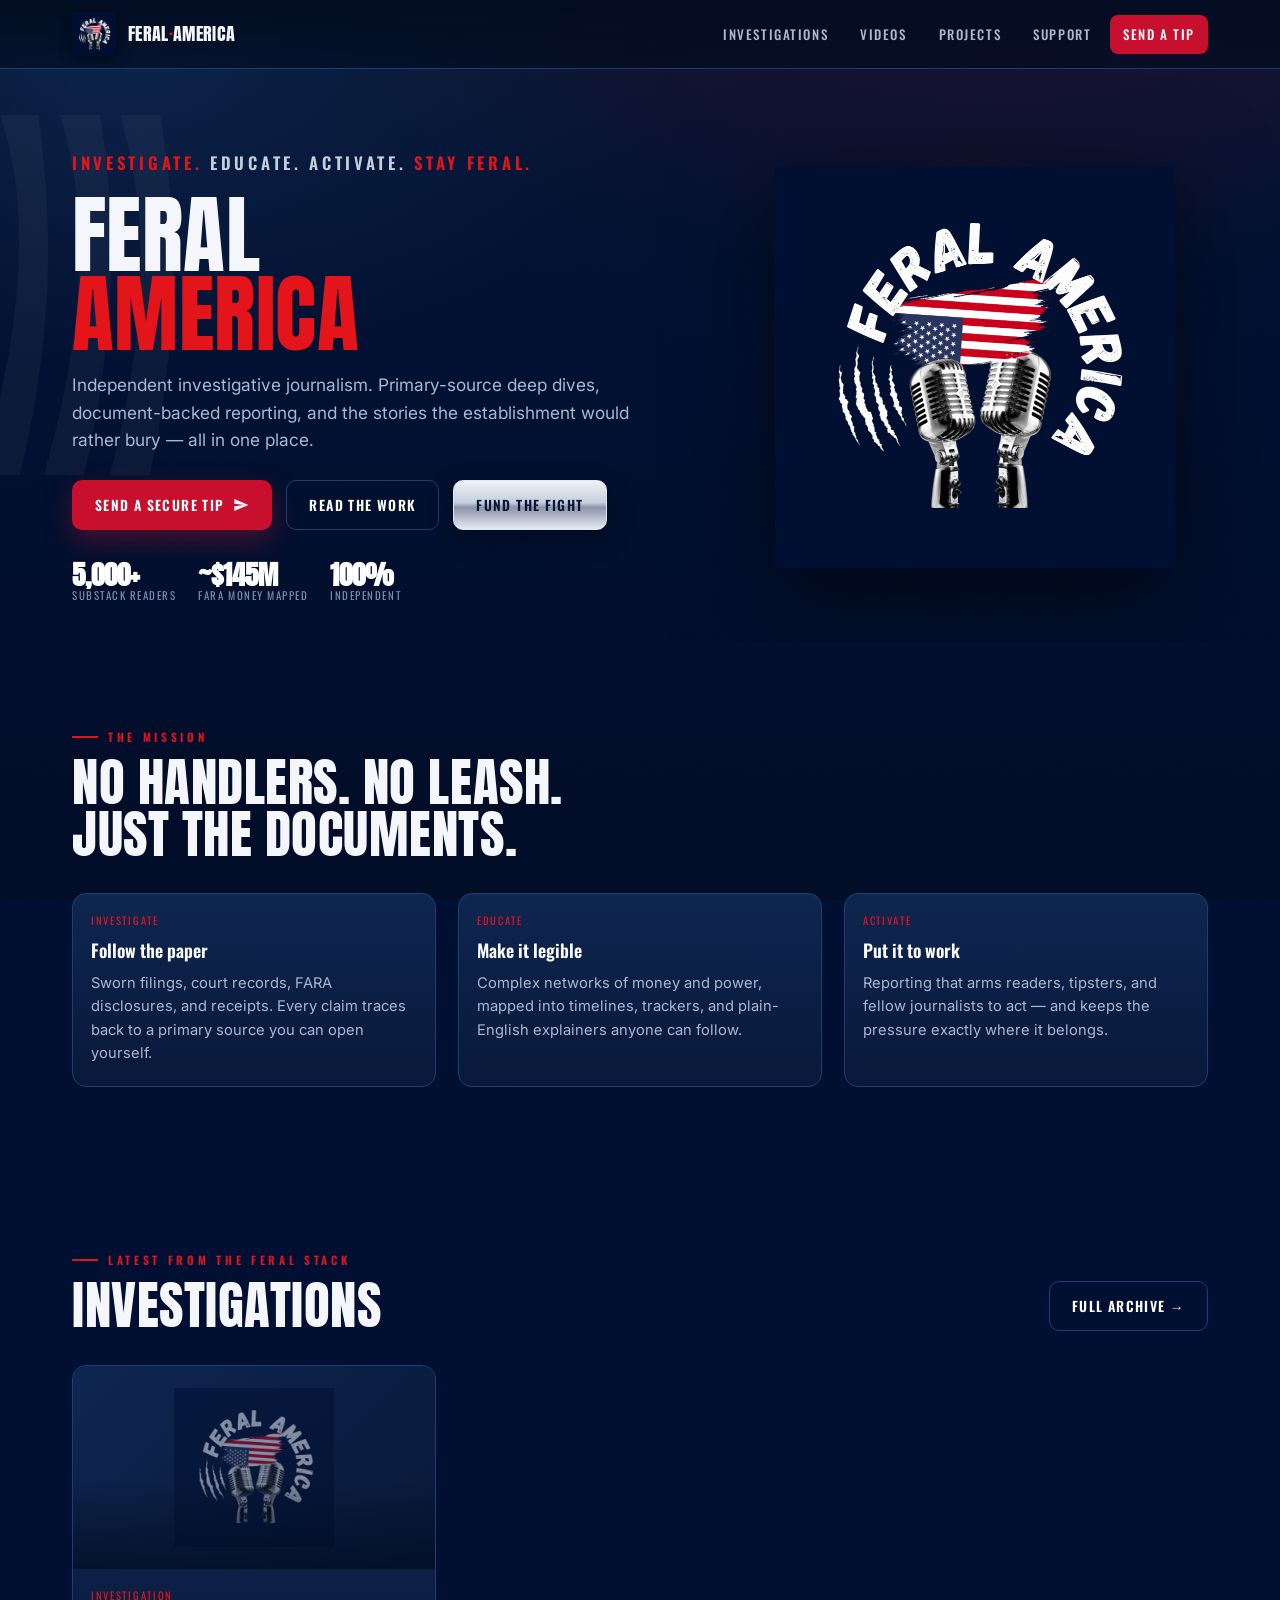
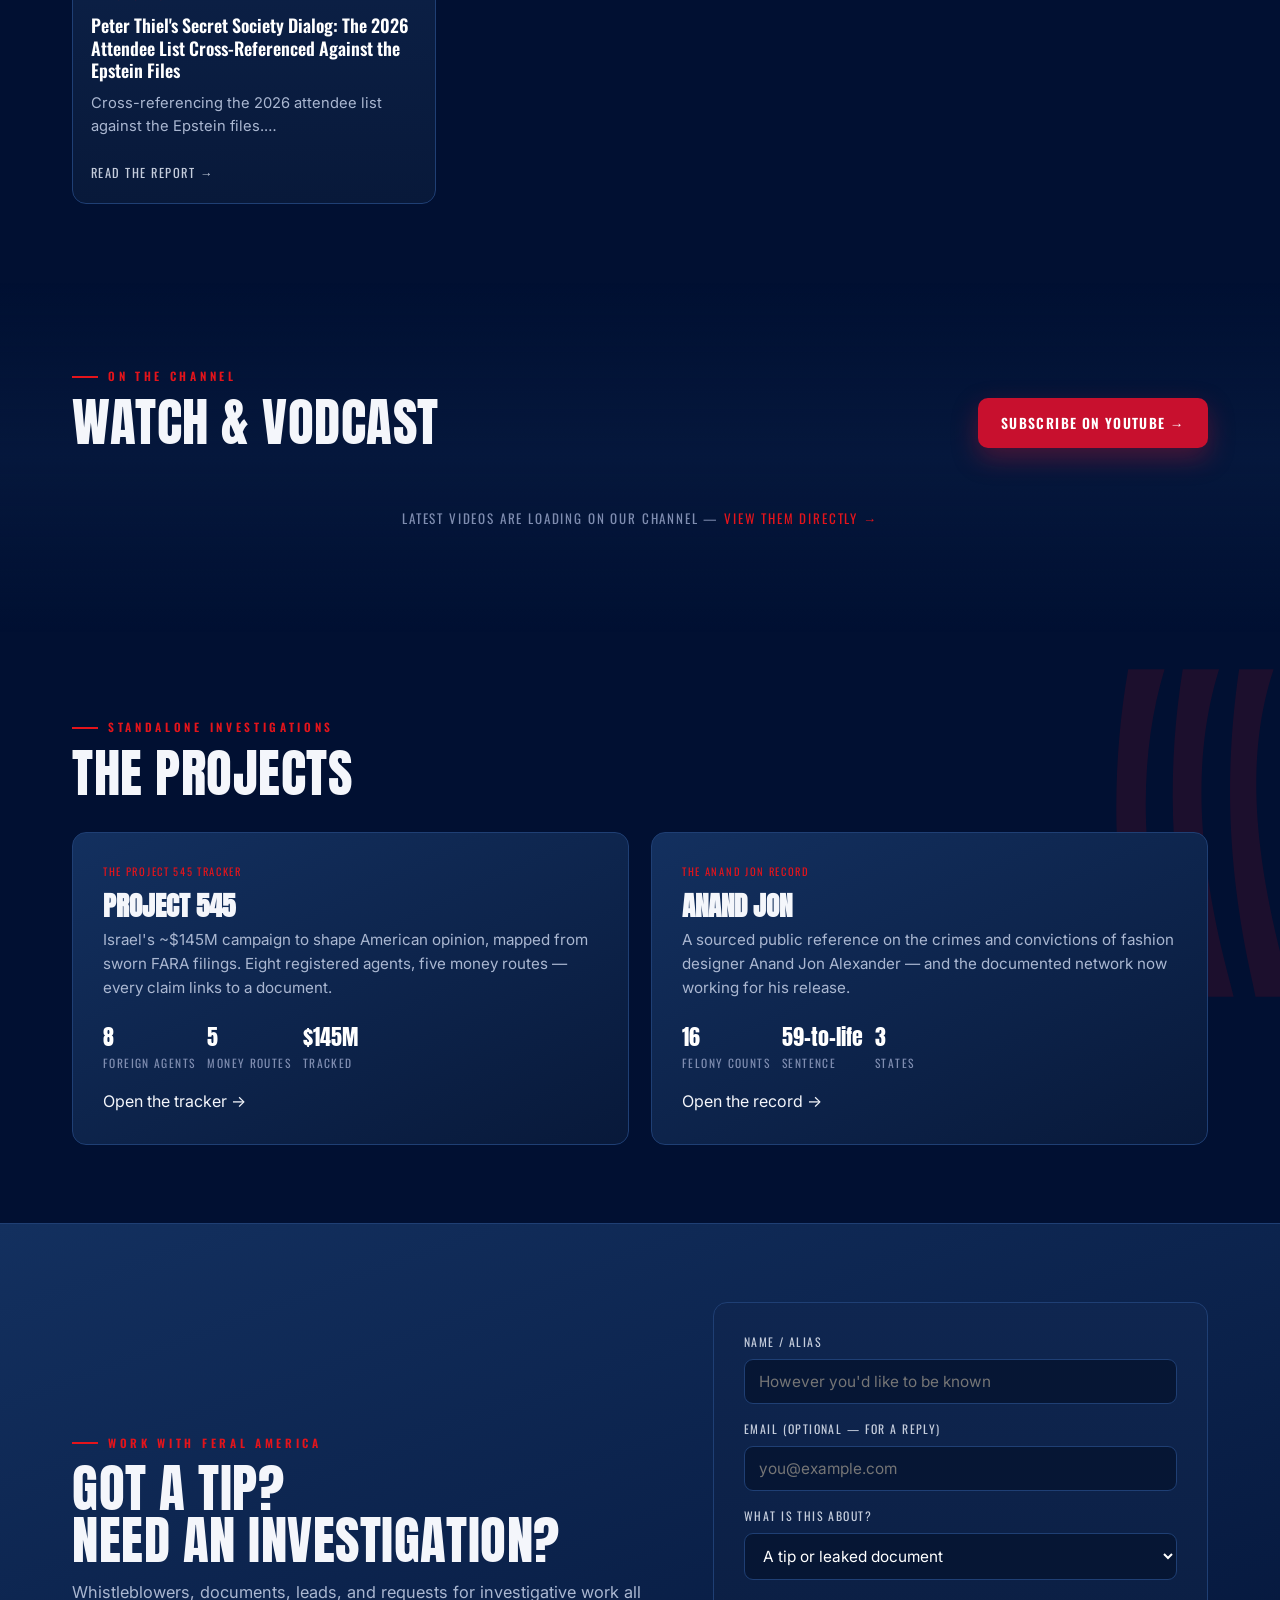
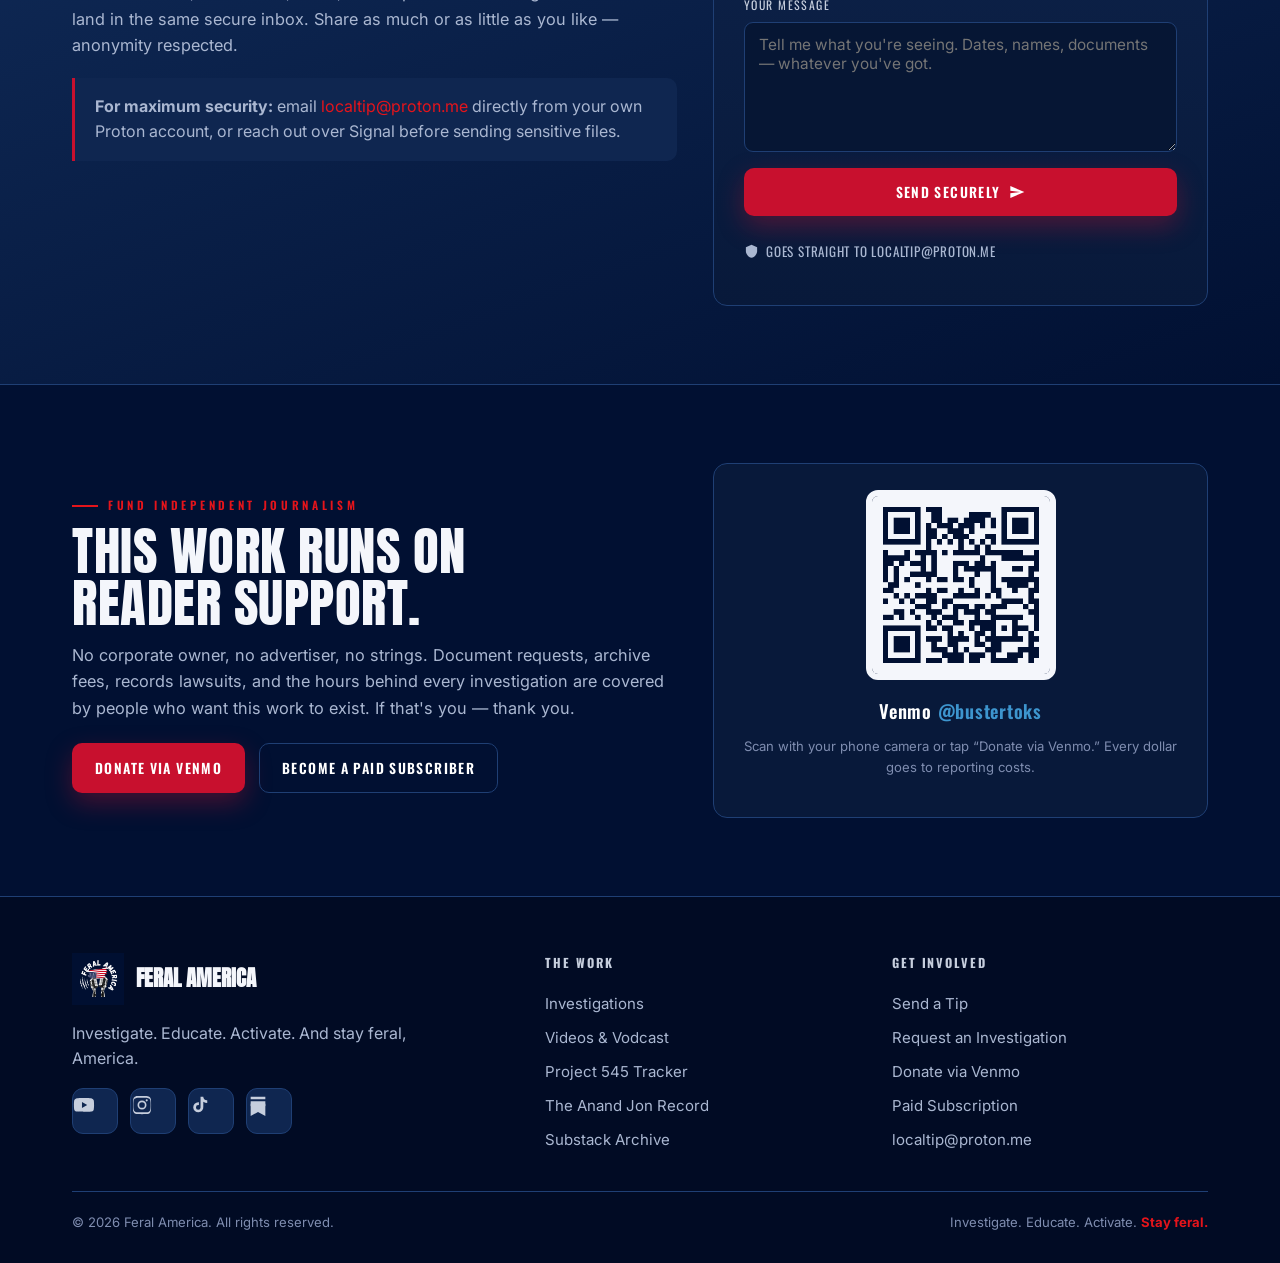
<file: stayferalamerica/index.html>
<!DOCTYPE html>
<html lang="en">
<head>
<meta charset="UTF-8">
<meta name="viewport" content="width=device-width, initial-scale=1">
<title>Feral America — Investigate. Educate. Activate.</title>
<meta name="description" content="Feral America is independent investigative journalism. Deep dives, primary-source reporting, FARA investigations, and the Epstein files. Investigate. Educate. Activate. And stay feral, America.">
<meta name="author" content="Feral America">
<link rel="canonical" href="https://stayferalamerica.com/">
<!-- Open Graph -->
<meta property="og:type" content="website">
<meta property="og:title" content="Feral America — Investigate. Educate. Activate.">
<meta property="og:description" content="Independent investigative journalism. Every claim links to a document.">
<meta property="og:image" content="https://stayferalamerica.com/assets/feral-logo.png">
<meta property="og:url" content="https://stayferalamerica.com/">
<meta name="twitter:card" content="summary_large_image">
<!-- Icons -->
<link rel="icon" type="image/png" sizes="32x32" href="assets/favicon-32.png">
<link rel="apple-touch-icon" href="assets/apple-touch-icon.png">
<!-- Fonts -->
<link rel="preconnect" href="https://fonts.googleapis.com">
<link rel="preconnect" href="https://fonts.gstatic.com" crossorigin>
<link href="https://fonts.googleapis.com/css2?family=Anton&family=Oswald:wght@400;500;600;700&family=Inter:wght@400;500;600&display=swap" rel="stylesheet">
<link rel="stylesheet" href="css/styles.css">
</head>
<body>

<!-- ============ NAV ============ -->
<header class="nav">
  <div class="nav-inner">
    <a class="brand" href="/">
      <img src="assets/feral-logo.png" alt="Feral America logo">
      <span>FERAL<b>·</b>AMERICA</span>
    </a>
    <button class="nav-toggle" aria-label="Menu">☰</button>
    <nav class="nav-links">
      <a href="#investigations">Investigations</a>
      <a href="#videos">Videos</a>
      <a href="#projects">Projects</a>
      <a href="#support">Support</a>
      <a class="nav-cta" href="#request">Send a Tip</a>
    </nav>
  </div>
</header>

<!-- ============ HERO ============ -->
<section class="hero">
  <div class="claw" style="top:8%;left:-40px" aria-hidden="true">
    <svg width="220" height="360" viewBox="0 0 220 360"><g>
      <path d="M40 0 C70 90 66 200 20 360 L60 360 C96 210 92 96 78 0 Z"/>
      <path d="M100 0 C130 96 126 210 84 360 L124 360 C158 214 156 100 140 0 Z"/>
      <path d="M160 0 C190 100 188 214 150 360 L190 360 C220 218 218 104 200 0 Z"/>
    </g></svg>
  </div>
  <div class="wrap">
    <div class="hero-grid">
      <div class="reveal in">
        <p class="tagline"><b>Investigate.</b> Educate. Activate. <b>Stay feral.</b></p>
        <h1>FERAL<br><span class="red">AMERICA</span></h1>
        <p class="intro">Independent investigative journalism. Primary-source deep dives, document-backed reporting, and the stories the establishment would rather bury — all in one place.</p>
        <div class="hero-cta">
          <a class="btn btn-red" href="#request">Send a Secure Tip
            <svg width="16" height="16" viewBox="0 0 24 24" fill="currentColor"><path d="M2 21l21-9L2 3v7l15 2-15 2z"/></svg>
          </a>
          <a class="btn btn-ghost" href="#investigations">Read the Work</a>
          <a class="btn btn-chrome" href="#support">Fund the Fight</a>
        </div>
        <div class="hero-badges">
          <div class="hero-badge"><b>5,000+</b><span>Substack Readers</span></div>
          <div class="hero-badge"><b>~$145M</b><span>FARA Money Mapped</span></div>
          <div class="hero-badge"><b>100%</b><span>Independent</span></div>
        </div>
      </div>
      <div class="hero-art reveal in">
        <div class="halo"></div>
        <img src="assets/feral-logo.png" alt="Feral America">
      </div>
    </div>
  </div>
</section>

<!-- ============ MISSION ============ -->
<section id="mission">
  <div class="wrap">
    <div class="section-head">
      <div>
        <p class="eyebrow reveal">The Mission</p>
        <h2 class="title reveal">No handlers. No leash.<br>Just the documents.</h2>
      </div>
    </div>
    <div class="grid cols-3">
      <div class="card reveal" style="padding:0">
        <div class="body">
          <span class="kicker">Investigate</span>
          <h3>Follow the paper</h3>
          <p>Sworn filings, court records, FARA disclosures, and receipts. Every claim traces back to a primary source you can open yourself.</p>
        </div>
      </div>
      <div class="card reveal" style="padding:0">
        <div class="body">
          <span class="kicker">Educate</span>
          <h3>Make it legible</h3>
          <p>Complex networks of money and power, mapped into timelines, trackers, and plain-English explainers anyone can follow.</p>
        </div>
      </div>
      <div class="card reveal" style="padding:0">
        <div class="body">
          <span class="kicker">Activate</span>
          <h3>Put it to work</h3>
          <p>Reporting that arms readers, tipsters, and fellow journalists to act — and keeps the pressure exactly where it belongs.</p>
        </div>
      </div>
    </div>
  </div>
</section>

<!-- ============ INVESTIGATIONS (Substack) ============ -->
<section id="investigations">
  <div class="wrap">
    <div class="section-head">
      <div>
        <p class="eyebrow reveal">Latest from the Feral Stack</p>
        <h2 class="title reveal">Investigations</h2>
      </div>
      <a class="btn btn-ghost reveal" href="https://feralamerica.substack.com/archive" target="_blank" rel="noopener">Full Archive →</a>
    </div>
    <div class="grid cols-3" id="substack-feed">
      <div class="skeleton"></div><div class="skeleton"></div><div class="skeleton"></div>
    </div>
  </div>
</section>

<!-- ============ VIDEOS (YouTube) ============ -->
<section id="videos" style="background:linear-gradient(180deg,transparent,rgba(15,38,80,.35),transparent)">
  <div class="wrap">
    <div class="section-head">
      <div>
        <p class="eyebrow reveal">On the Channel</p>
        <h2 class="title reveal">Watch &amp; Vodcast</h2>
      </div>
      <a class="btn btn-red reveal" href="https://www.youtube.com/@feralamerica" target="_blank" rel="noopener">Subscribe on YouTube →</a>
    </div>
    <div class="grid cols-3" id="youtube-feed">
      <div class="skeleton"></div><div class="skeleton"></div><div class="skeleton"></div>
    </div>
  </div>
</section>

<!-- ============ PROJECTS ============ -->
<section id="projects">
  <div class="claw red" style="top:6%;right:-30px;transform:scaleX(-1)" aria-hidden="true">
    <svg width="200" height="330" viewBox="0 0 220 360"><g>
      <path d="M40 0 C70 90 66 200 20 360 L60 360 C96 210 92 96 78 0 Z"/>
      <path d="M100 0 C130 96 126 210 84 360 L124 360 C158 214 156 100 140 0 Z"/>
      <path d="M160 0 C190 100 188 214 150 360 L190 360 C220 218 218 104 200 0 Z"/>
    </g></svg>
  </div>
  <div class="wrap">
    <div class="section-head">
      <div>
        <p class="eyebrow reveal">Standalone Investigations</p>
        <h2 class="title reveal">The Projects</h2>
      </div>
    </div>
    <div class="proj">
      <a class="proj-card reveal" href="project545.html">
        <span class="tag">The Project 545 Tracker</span>
        <h3>Project 545</h3>
        <p>Israel's ~$145M campaign to shape American opinion, mapped from sworn FARA filings. Eight registered agents, five money routes — every claim links to a document.</p>
        <div class="row">
          <div><div class="stat">8</div><div class="statlbl">Foreign Agents</div></div>
          <div><div class="stat">5</div><div class="statlbl">Money Routes</div></div>
          <div><div class="stat">$145M</div><div class="statlbl">Tracked</div></div>
        </div>
        <span class="go" style="margin-top:16px">Open the tracker →</span>
      </a>
      <a class="proj-card reveal" href="anandjon.html">
        <span class="tag">The Anand Jon Record</span>
        <h3>Anand Jon</h3>
        <p>A sourced public reference on the crimes and convictions of fashion designer Anand Jon Alexander — and the documented network now working for his release.</p>
        <div class="row">
          <div><div class="stat">16</div><div class="statlbl">Felony Counts</div></div>
          <div><div class="stat">59-to-life</div><div class="statlbl">Sentence</div></div>
          <div><div class="stat">3</div><div class="statlbl">States</div></div>
        </div>
        <span class="go" style="margin-top:16px">Open the record →</span>
      </a>
    </div>
  </div>
</section>

<!-- ============ REQUEST / TIP ============ -->
<section id="request" class="support">
  <div class="wrap">
    <div class="support-grid">
      <div class="reveal">
        <p class="eyebrow">Work With Feral America</p>
        <h2 class="title">Got a tip?<br>Need an investigation?</h2>
        <p class="lead" style="margin-top:14px">Whistleblowers, documents, leads, and requests for investigative work all land in the same secure inbox. Share as much or as little as you like — anonymity respected.</p>
        <div class="callout" style="margin-top:20px">
          <strong>For maximum security:</strong> email <a href="mailto:localtip@proton.me" style="color:var(--red-bright)">localtip@proton.me</a> directly from your own Proton account, or reach out over Signal before sending sensitive files.
        </div>
      </div>
      <div class="form-card reveal">
        <!-- IMPORTANT: replace the action URL with your Formspree endpoint (see README). -->
        <form id="tip-form" action="https://formspree.io/f/YOUR_FORM_ID" method="POST">
          <div class="field">
            <label for="name">Name / Alias</label>
            <input id="name" name="name" type="text" placeholder="However you'd like to be known" autocomplete="off">
          </div>
          <div class="field">
            <label for="email">Email (optional — for a reply)</label>
            <input id="email" name="email" type="email" placeholder="you@example.com" autocomplete="off">
          </div>
          <div class="field">
            <label for="topic">What is this about?</label>
            <select id="topic" name="topic">
              <option>A tip or leaked document</option>
              <option>Request an investigation</option>
              <option>Media / interview request</option>
              <option>Correction or right of reply</option>
              <option>Something else</option>
            </select>
          </div>
          <div class="field">
            <label for="message">Your message</label>
            <textarea id="message" name="message" placeholder="Tell me what you're seeing. Dates, names, documents — whatever you've got." required></textarea>
          </div>
          <input type="hidden" name="_subject" value="New tip via stayferalamerica.com">
          <input type="text" name="_gotcha" style="display:none" tabindex="-1" autocomplete="off">
          <button class="btn btn-red" type="submit" style="width:100%;justify-content:center">Send Securely
            <svg width="16" height="16" viewBox="0 0 24 24" fill="currentColor"><path d="M2 21l21-9L2 3v7l15 2-15 2z"/></svg>
          </button>
          <p id="form-status" class="form-note"></p>
          <p class="secure" style="margin-top:12px">
            <svg width="15" height="15" viewBox="0 0 24 24" fill="currentColor"><path d="M12 1l9 4v6c0 5-3.8 9.7-9 11-5.2-1.3-9-6-9-11V5l9-4z"/></svg>
            Goes straight to localtip@proton.me
          </p>
        </form>
      </div>
    </div>
  </div>
</section>

<!-- ============ SUPPORT / DONATE ============ -->
<section id="support">
  <div class="wrap">
    <div class="support-grid">
      <div class="reveal">
        <p class="eyebrow">Fund Independent Journalism</p>
        <h2 class="title">This work runs on<br>reader support.</h2>
        <p class="lead" style="margin-top:14px">No corporate owner, no advertiser, no strings. Document requests, archive fees, records lawsuits, and the hours behind every investigation are covered by people who want this work to exist. If that's you — thank you.</p>
        <div class="hero-cta" style="margin-top:22px">
          <a class="btn btn-red" href="https://venmo.com/u/bustertoks" target="_blank" rel="noopener">Donate via Venmo</a>
          <a class="btn btn-ghost" href="https://feralamerica.substack.com/subscribe" target="_blank" rel="noopener">Become a Paid Subscriber</a>
        </div>
      </div>
      <div class="donate-box reveal">
        <img class="qr" src="assets/venmo-qr.png" alt="Venmo QR code for @bustertoks">
        <div class="venmo-handle">Venmo <span class="venmo-blue">@bustertoks</span></div>
        <p class="form-note">Scan with your phone camera or tap “Donate via Venmo.” Every dollar goes to reporting costs.</p>
      </div>
    </div>
  </div>
</section>

<!-- ============ FOOTER ============ -->
<footer class="site">
  <div class="wrap">
    <div class="foot-grid">
      <div class="foot">
        <div class="foot-brand">
          <img src="assets/feral-logo.png" alt="Feral America">
          <b>Feral America</b>
        </div>
        <p style="color:var(--muted);max-width:36ch">Investigate. Educate. Activate. And stay feral, America.</p>
        <div class="socials">
          <a class="social-btn" href="https://www.youtube.com/@feralamerica" target="_blank" rel="noopener" aria-label="YouTube">
            <svg viewBox="0 0 24 24"><path d="M23 12s0-3.5-.4-5.1a3 3 0 0 0-2.1-2.1C18.9 4.4 12 4.4 12 4.4s-6.9 0-8.5.4A3 3 0 0 0 1.4 6.9C1 8.5 1 12 1 12s0 3.5.4 5.1a3 3 0 0 0 2.1 2.1c1.6.4 8.5.4 8.5.4s6.9 0 8.5-.4a3 3 0 0 0 2.1-2.1C23 15.5 23 12 23 12zM9.8 15.3V8.7l5.7 3.3-5.7 3.3z"/></svg>
          </a>
          <a class="social-btn" href="https://www.instagram.com/feral_america" target="_blank" rel="noopener" aria-label="Instagram">
            <svg viewBox="0 0 24 24"><path d="M12 2.2c3.2 0 3.6 0 4.9.1 1.2.1 1.8.3 2.2.4.6.2 1 .5 1.4.9.4.4.7.8.9 1.4.2.4.4 1 .4 2.2.1 1.3.1 1.7.1 4.9s0 3.6-.1 4.9c-.1 1.2-.3 1.8-.4 2.2-.2.6-.5 1-.9 1.4-.4.4-.8.7-1.4.9-.4.2-1 .4-2.2.4-1.3.1-1.7.1-4.9.1s-3.6 0-4.9-.1c-1.2-.1-1.8-.3-2.2-.4a3.8 3.8 0 0 1-1.4-.9 3.8 3.8 0 0 1-.9-1.4c-.2-.4-.4-1-.4-2.2C2.2 15.6 2.2 15.2 2.2 12s0-3.6.1-4.9c.1-1.2.3-1.8.4-2.2.2-.6.5-1 .9-1.4.4-.4.8-.7 1.4-.9.4-.2 1-.4 2.2-.4C8.4 2.2 8.8 2.2 12 2.2zm0 1.8c-3.1 0-3.5 0-4.7.1-1.1.1-1.7.2-2.1.4-.5.2-.9.4-1.3.8-.4.4-.6.8-.8 1.3-.2.4-.3 1-.4 2.1C2.6 9.9 2.6 10.3 2.6 12s0 2.1.1 3.3c.1 1.1.2 1.7.4 2.1.2.5.4.9.8 1.3.4.4.8.6 1.3.8.4.2 1 .3 2.1.4 1.2.1 1.6.1 4.7.1s3.5 0 4.7-.1c1.1-.1 1.7-.2 2.1-.4.5-.2.9-.4 1.3-.8.4-.4.6-.8.8-1.3.2-.4.3-1 .4-2.1.1-1.2.1-1.6.1-3.3s0-2.1-.1-3.3c-.1-1.1-.2-1.7-.4-2.1a3.5 3.5 0 0 0-.8-1.3 3.5 3.5 0 0 0-1.3-.8c-.4-.2-1-.3-2.1-.4-1.2-.1-1.6-.1-4.7-.1zm0 3.1a4.9 4.9 0 1 1 0 9.8 4.9 4.9 0 0 1 0-9.8zm0 8a3.1 3.1 0 1 0 0-6.2 3.1 3.1 0 0 0 0 6.2zm6.3-8.2a1.15 1.15 0 1 1-2.3 0 1.15 1.15 0 0 1 2.3 0z"/></svg>
          </a>
          <a class="social-btn" href="https://www.tiktok.com/@feralamerica" target="_blank" rel="noopener" aria-label="TikTok">
            <svg viewBox="0 0 24 24"><path d="M16.6 5.8a4.3 4.3 0 0 1-1-2.8h-3v11.6a2.5 2.5 0 1 1-2.5-2.5c.2 0 .5 0 .7.1V9.1a5.6 5.6 0 0 0-.7-.1A5.5 5.5 0 1 0 15.6 14V8.5a7.3 7.3 0 0 0 4.3 1.4V6.9a4.3 4.3 0 0 1-3.3-1.1z"/></svg>
          </a>
          <a class="social-btn" href="https://feralamerica.substack.com" target="_blank" rel="noopener" aria-label="Substack">
            <svg viewBox="0 0 24 24"><path d="M4 3h16v2.6H4V3zm0 4.8h16V24l-8-4.5L4 24V7.8zm0 2.9V10h16v.7H4z"/><path d="M4 10.6h16v2.6H4z"/></svg>
          </a>
        </div>
      </div>
      <div class="foot">
        <h4>The Work</h4>
        <a href="#investigations">Investigations</a>
        <a href="#videos">Videos &amp; Vodcast</a>
        <a href="project545.html">Project 545 Tracker</a>
        <a href="anandjon.html">The Anand Jon Record</a>
        <a href="https://feralamerica.substack.com/archive" target="_blank" rel="noopener">Substack Archive</a>
      </div>
      <div class="foot">
        <h4>Get Involved</h4>
        <a href="#request">Send a Tip</a>
        <a href="#request">Request an Investigation</a>
        <a href="#support">Donate via Venmo</a>
        <a href="https://feralamerica.substack.com/subscribe" target="_blank" rel="noopener">Paid Subscription</a>
        <a href="mailto:localtip@proton.me">localtip@proton.me</a>
      </div>
    </div>
    <div class="foot-bottom">
      <span>© <span id="year">2026</span> Feral America. All rights reserved.</span>
      <span>Investigate. Educate. Activate. <strong style="color:var(--red-bright)">Stay feral.</strong></span>
    </div>
  </div>
</footer>

<script src="js/main.js"></script>
<script src="js/feeds.js"></script>
</body>
</html>
</file>
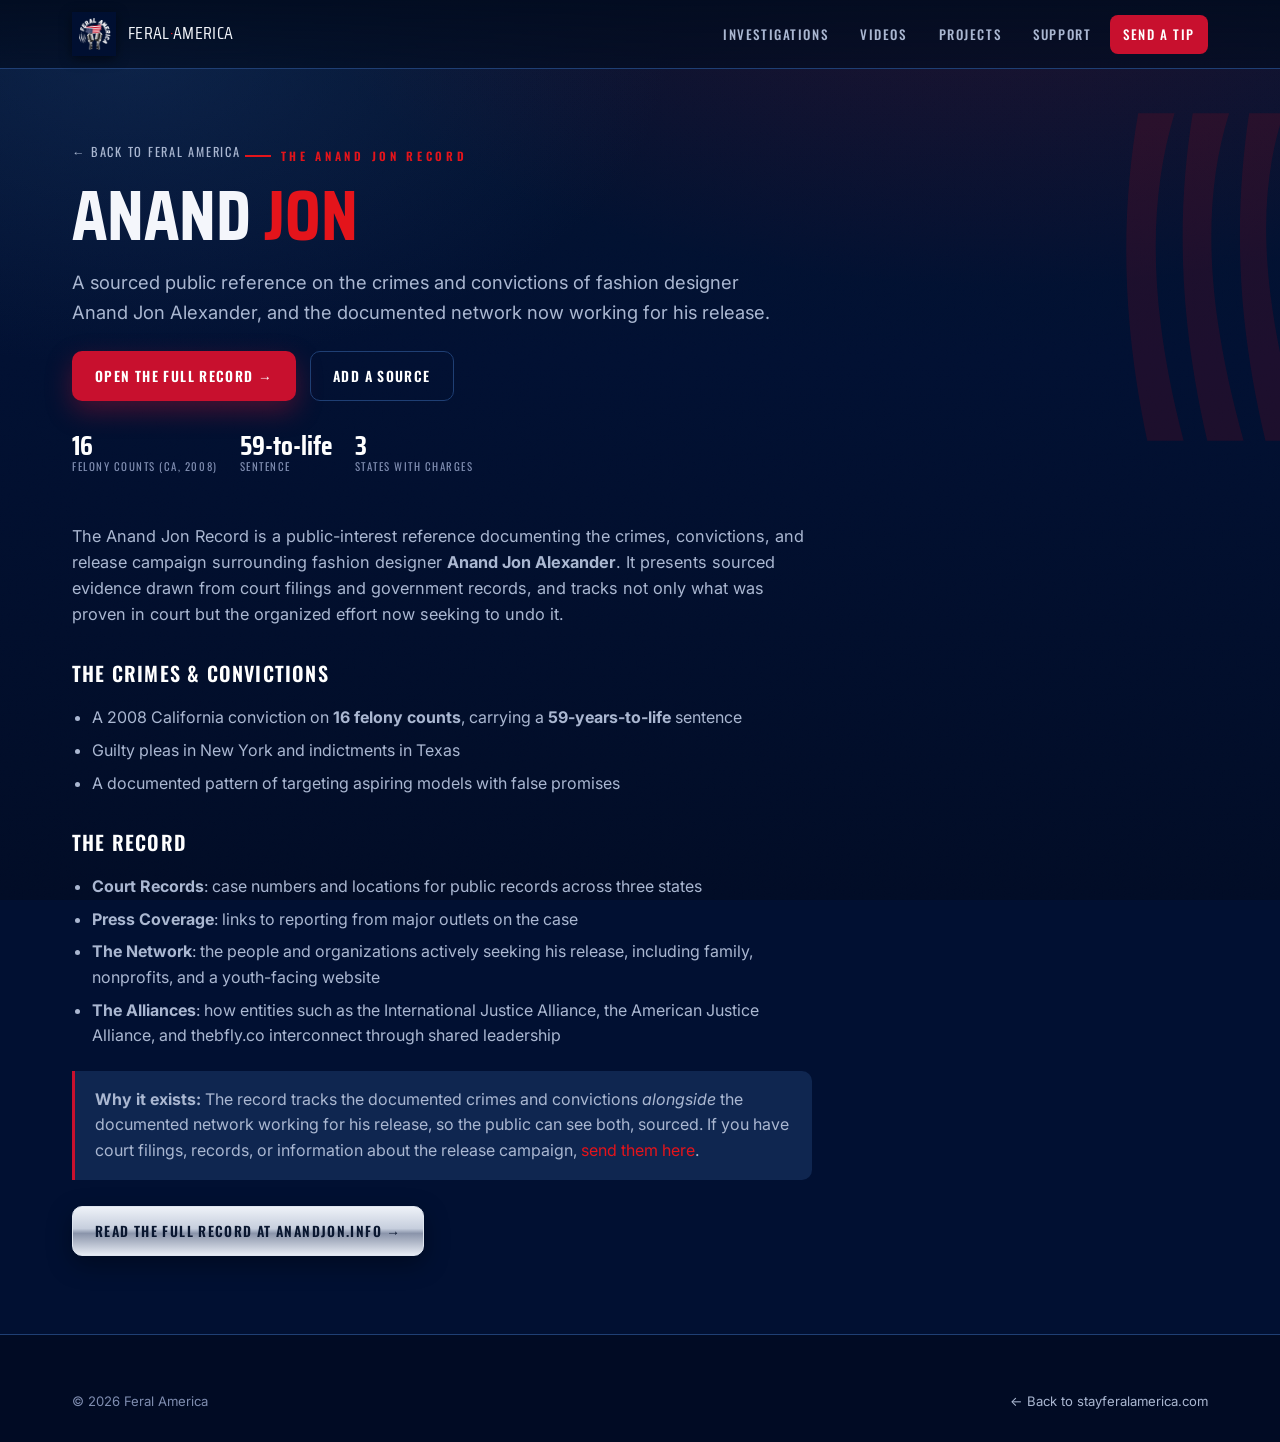
<file: anandjon.html>
<!DOCTYPE html>
<html lang="en">
<head>
<meta charset="UTF-8">
<meta name="viewport" content="width=device-width, initial-scale=1">
<title>The Anand Jon Record | Feral America</title>
<meta name="description" content="A sourced public reference on the crimes and convictions of fashion designer Anand Jon Alexander, and the documented network working for his release.">
<link rel="canonical" href="https://stayferalamerica.com/anandjon.html">
<meta property="og:title" content="The Anand Jon Record | Feral America">
<meta property="og:description" content="A sourced public reference on the crimes, convictions, and release campaign surrounding Anand Jon Alexander.">
<meta property="og:image" content="https://stayferalamerica.com/feral-logo.png">
<link rel="icon" type="image/png" sizes="32x32" href="favicon-32.png">
<link rel="apple-touch-icon" href="apple-touch-icon.png">
<link rel="preconnect" href="https://fonts.googleapis.com">
<link rel="preconnect" href="https://fonts.gstatic.com" crossorigin>
<link href="https://fonts.googleapis.com/css2?family=Anton&family=Oswald:wght@400;500;600;700&family=Inter:wght@400;500;600&display=swap" rel="stylesheet">
<link rel="stylesheet" href="styles.css">
</head>
<body>

<header class="nav">
  <div class="nav-inner">
    <a class="brand" href="index.html">
      <img src="feral-logo.png" alt="Feral America logo">
      <span>FERAL<b>·</b>AMERICA</span>
    </a>
    <button class="nav-toggle" aria-label="Menu">☰</button>
    <nav class="nav-links">
      <a href="index.html#investigations">Investigations</a>
      <a href="index.html#videos">Videos</a>
      <a href="index.html#projects">Projects</a>
      <a href="index.html#support">Support</a>
      <a class="nav-cta" href="index.html#request">Send a Tip</a>
    </nav>
  </div>
</header>

<section class="page-hero">
  <div class="claw red" style="top:10%;right:-40px;transform:scaleX(-1)" aria-hidden="true">
    <svg width="200" height="330" viewBox="0 0 220 360"><g>
      <path d="M40 0 C70 90 66 200 20 360 L60 360 C96 210 92 96 78 0 Z"/>
      <path d="M100 0 C130 96 126 210 84 360 L124 360 C158 214 156 100 140 0 Z"/>
      <path d="M160 0 C190 100 188 214 150 360 L190 360 C220 218 218 104 200 0 Z"/>
    </g></svg>
  </div>
  <div class="wrap">
    <a class="back-link" href="index.html#projects">← Back to Feral America</a>
    <p class="eyebrow reveal in">The Anand Jon Record</p>
    <h1 class="reveal in">Anand <span class="red">Jon</span></h1>
    <p class="lead reveal in" style="font-size:1.15rem">A sourced public reference on the crimes and convictions of fashion designer Anand Jon Alexander, and the documented network now working for his release.</p>
    <div class="hero-cta reveal in" style="margin-top:24px">
      <a class="btn btn-red" href="https://anandjon.info" target="_blank" rel="noopener">Open the Full Record →</a>
      <a class="btn btn-ghost" href="index.html#request">Add a Source</a>
    </div>
    <div class="hero-badges" style="margin-top:30px">
      <div class="hero-badge"><b>16</b><span>Felony Counts (CA, 2008)</span></div>
      <div class="hero-badge"><b>59-to-life</b><span>Sentence</span></div>
      <div class="hero-badge"><b>3</b><span>States With Charges</span></div>
    </div>
  </div>
</section>

<section style="padding-top:20px">
  <div class="wrap">
    <div class="prose reveal">
      <p>The Anand Jon Record is a public-interest reference documenting the crimes, convictions, and release campaign surrounding fashion designer <strong>Anand Jon Alexander</strong>. It presents sourced evidence drawn from court filings and government records, and tracks not only what was proven in court but the organized effort now seeking to undo it.</p>

      <h3>The crimes &amp; convictions</h3>
      <ul>
        <li>A 2008 California conviction on <strong>16 felony counts</strong>, carrying a <strong>59-years-to-life</strong> sentence</li>
        <li>Guilty pleas in New York and indictments in Texas</li>
        <li>A documented pattern of targeting aspiring models with false promises</li>
      </ul>

      <h3>The record</h3>
      <ul>
        <li><strong>Court Records</strong>: case numbers and locations for public records across three states</li>
        <li><strong>Press Coverage</strong>: links to reporting from major outlets on the case</li>
        <li><strong>The Network</strong>: the people and organizations actively seeking his release, including family, nonprofits, and a youth-facing website</li>
        <li><strong>The Alliances</strong>: how entities such as the International Justice Alliance, the American Justice Alliance, and thebfly.co interconnect through shared leadership</li>
      </ul>

      <div class="callout">
        <strong>Why it exists:</strong> The record tracks the documented crimes and convictions <em>alongside</em> the documented network working for his release, so the public can see both, sourced. If you have court filings, records, or information about the release campaign, <a href="index.html#request" style="color:var(--red-bright)">send them here</a>.
      </div>

      <div class="hero-cta" style="margin-top:26px">
        <a class="btn btn-chrome" href="https://anandjon.info" target="_blank" rel="noopener">Read the full record at anandjon.info →</a>
      </div>
    </div>
  </div>
</section>

<footer class="site">
  <div class="wrap">
    <div class="foot-bottom" style="border:0;padding-top:0">
      <span>© <span id="year">2026</span> Feral America</span>
      <a href="index.html" style="color:var(--muted)">← Back to stayferalamerica.com</a>
    </div>
  </div>
</footer>

<script src="main.js"></script>
</body>
</html>
</file>
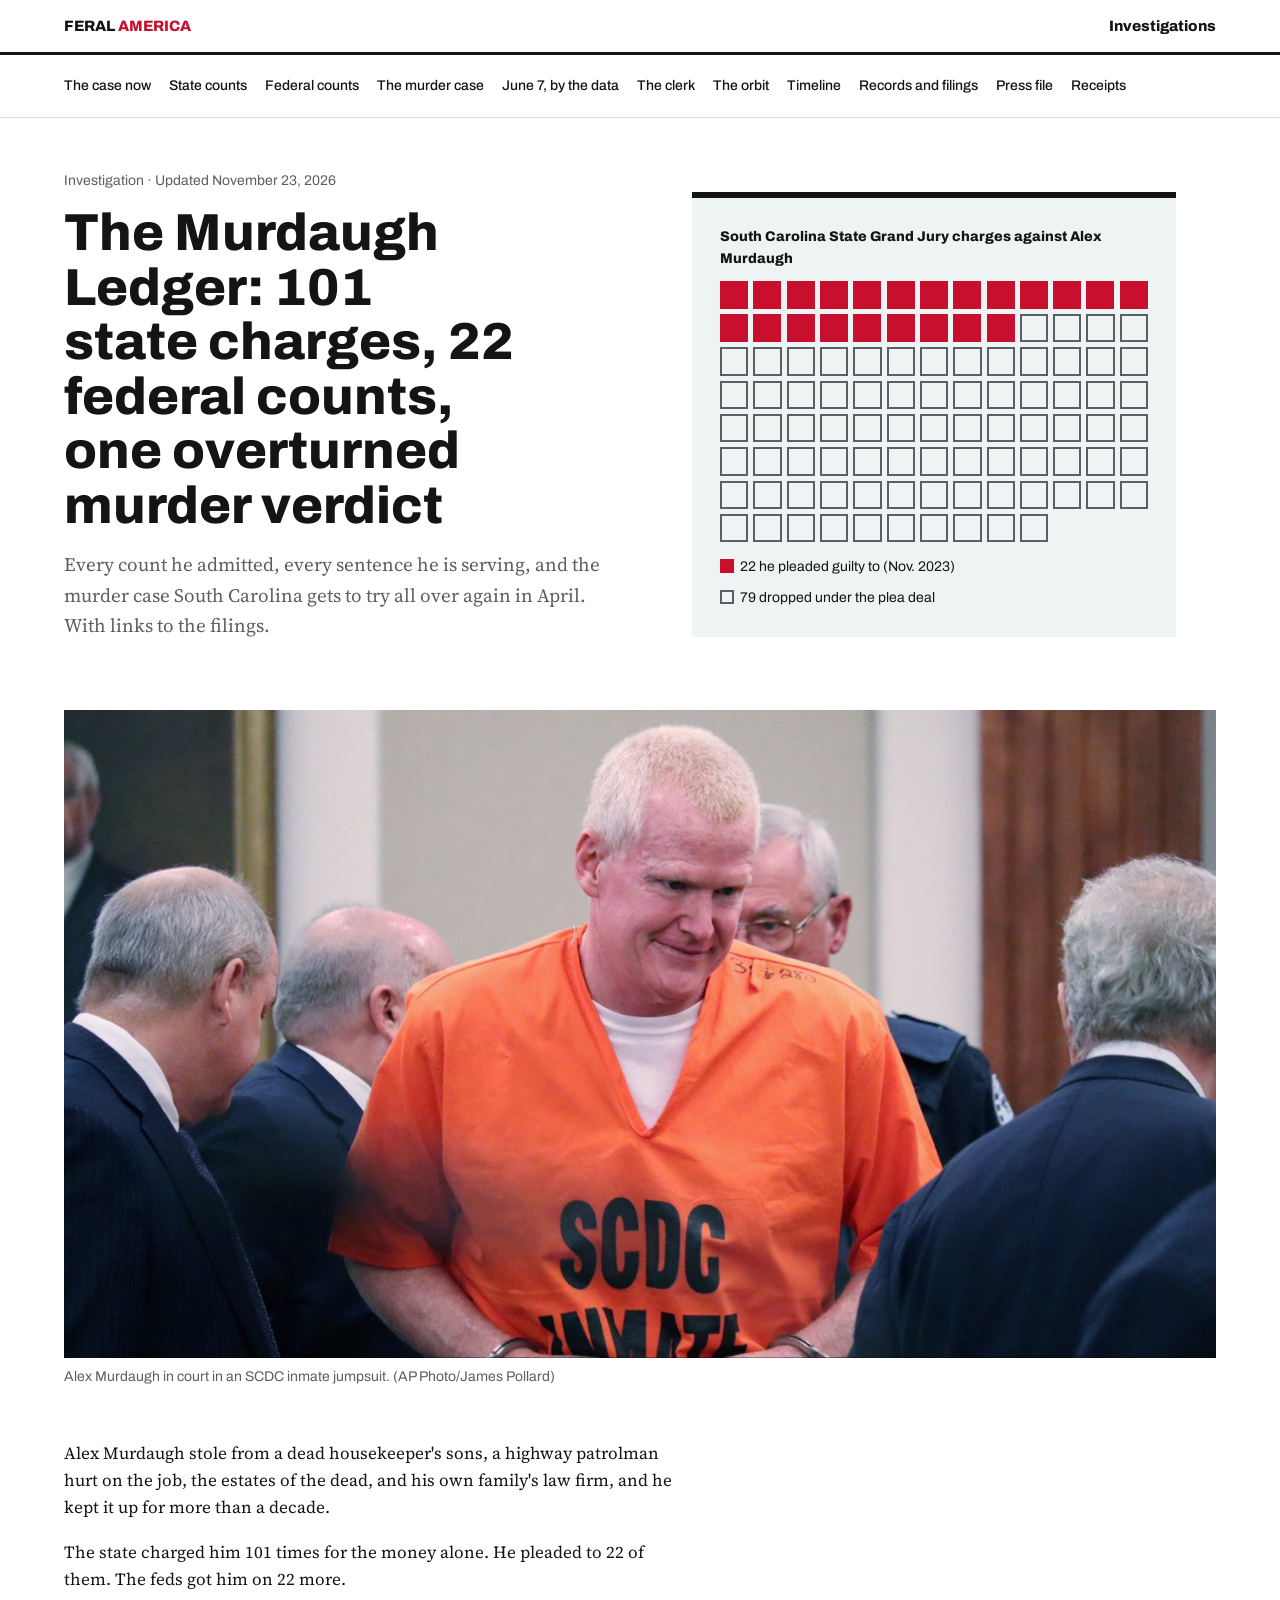
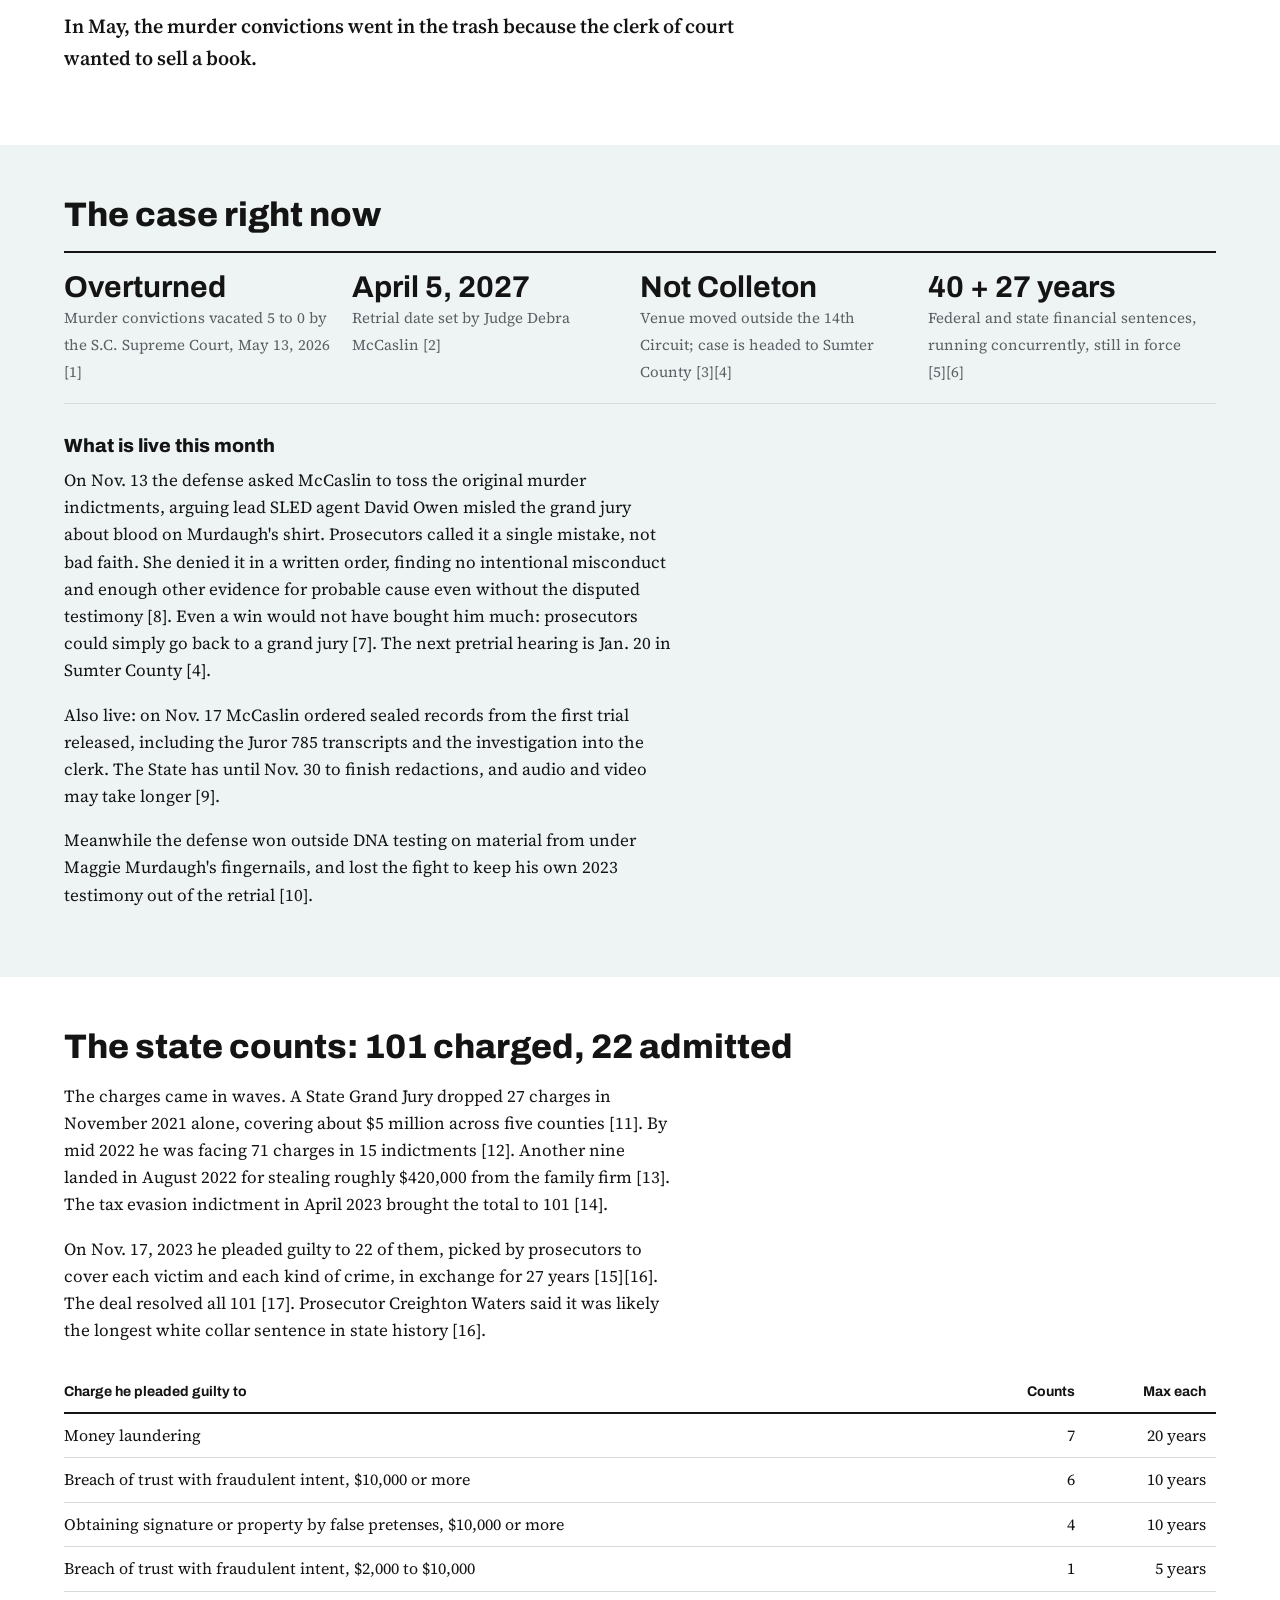
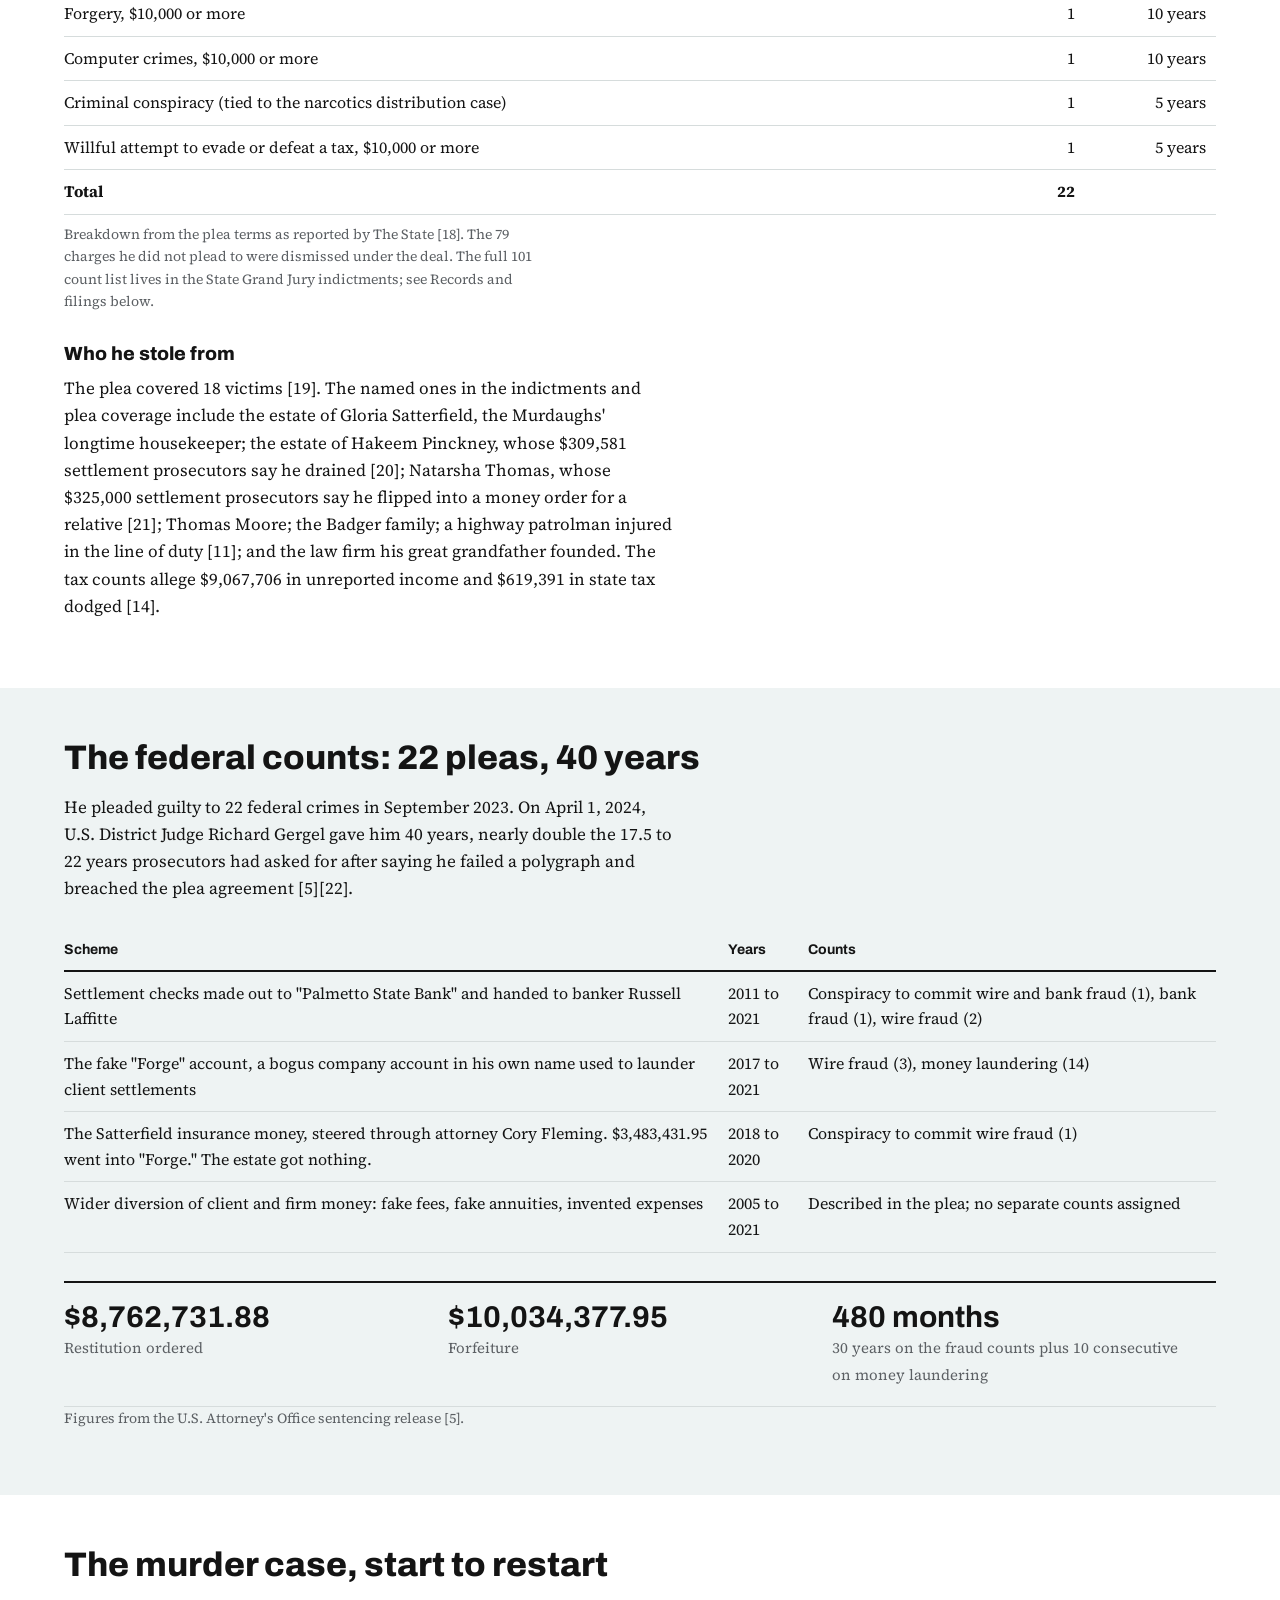
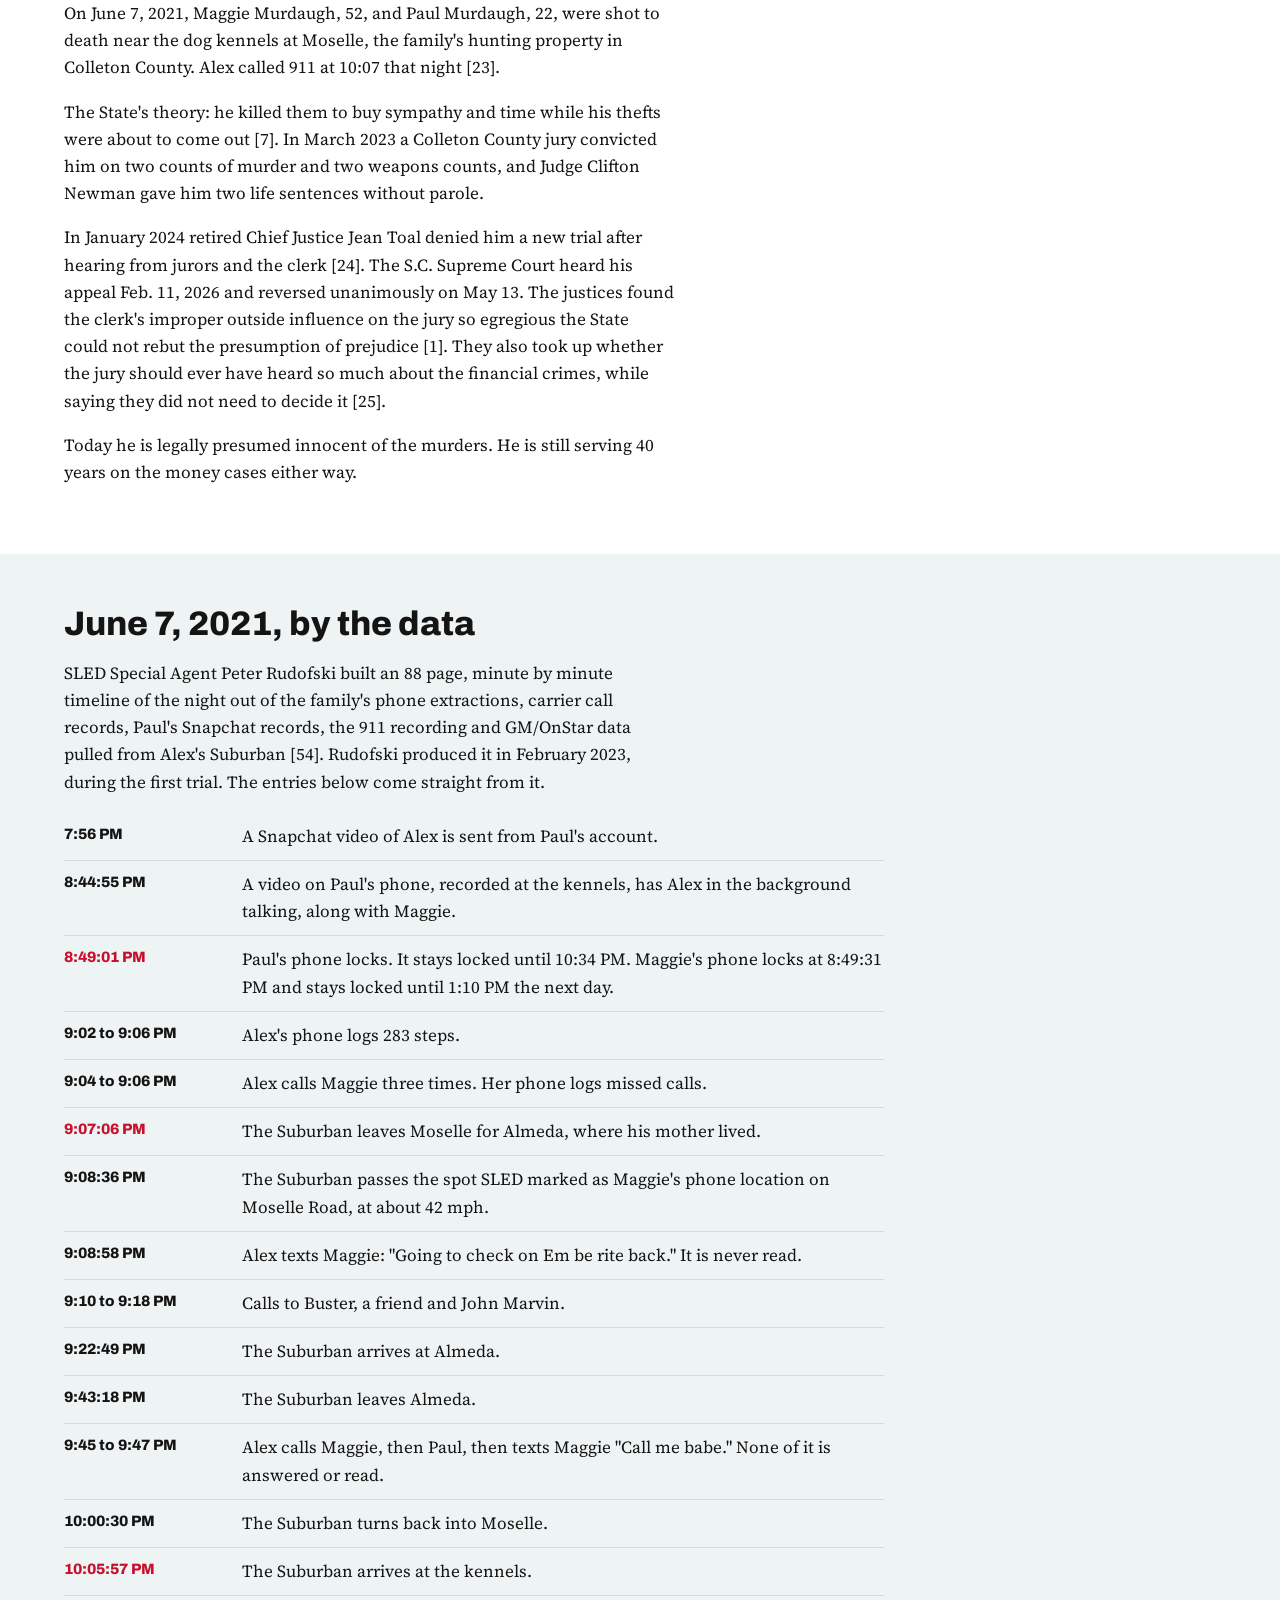
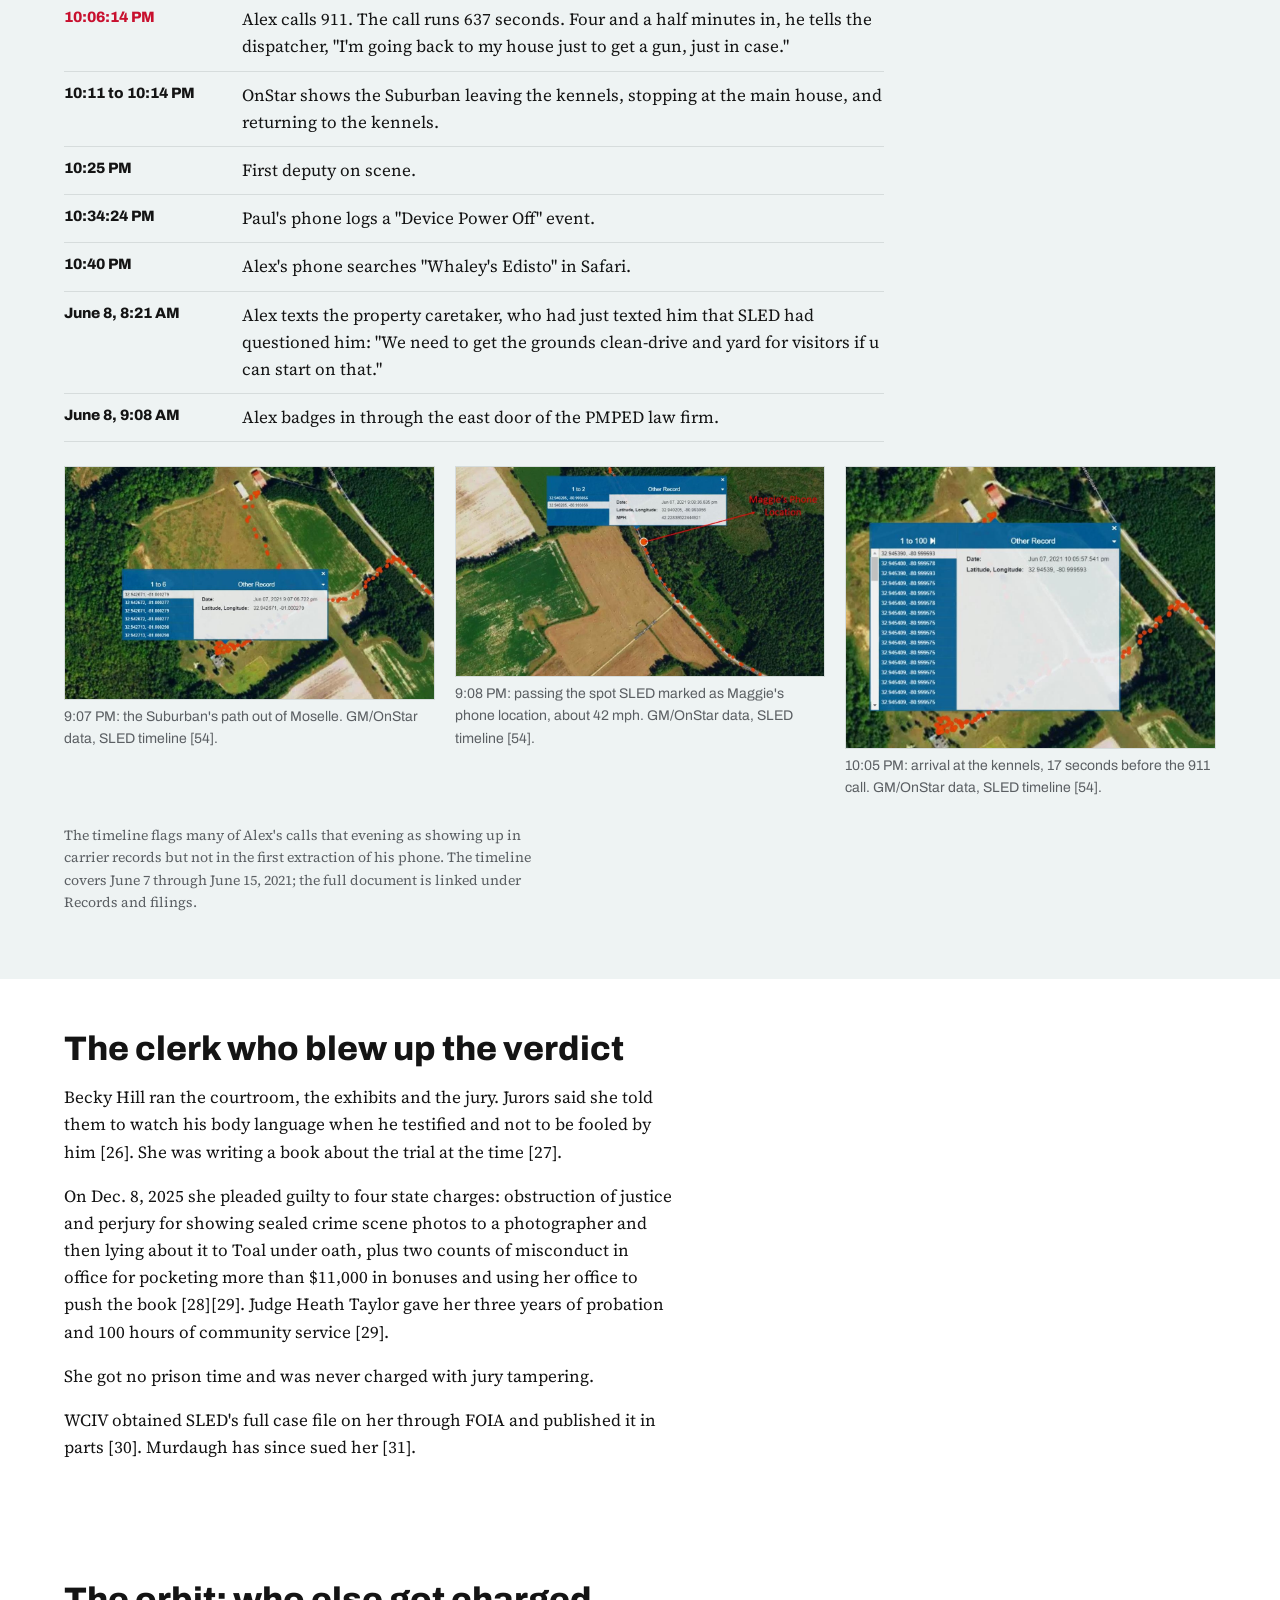
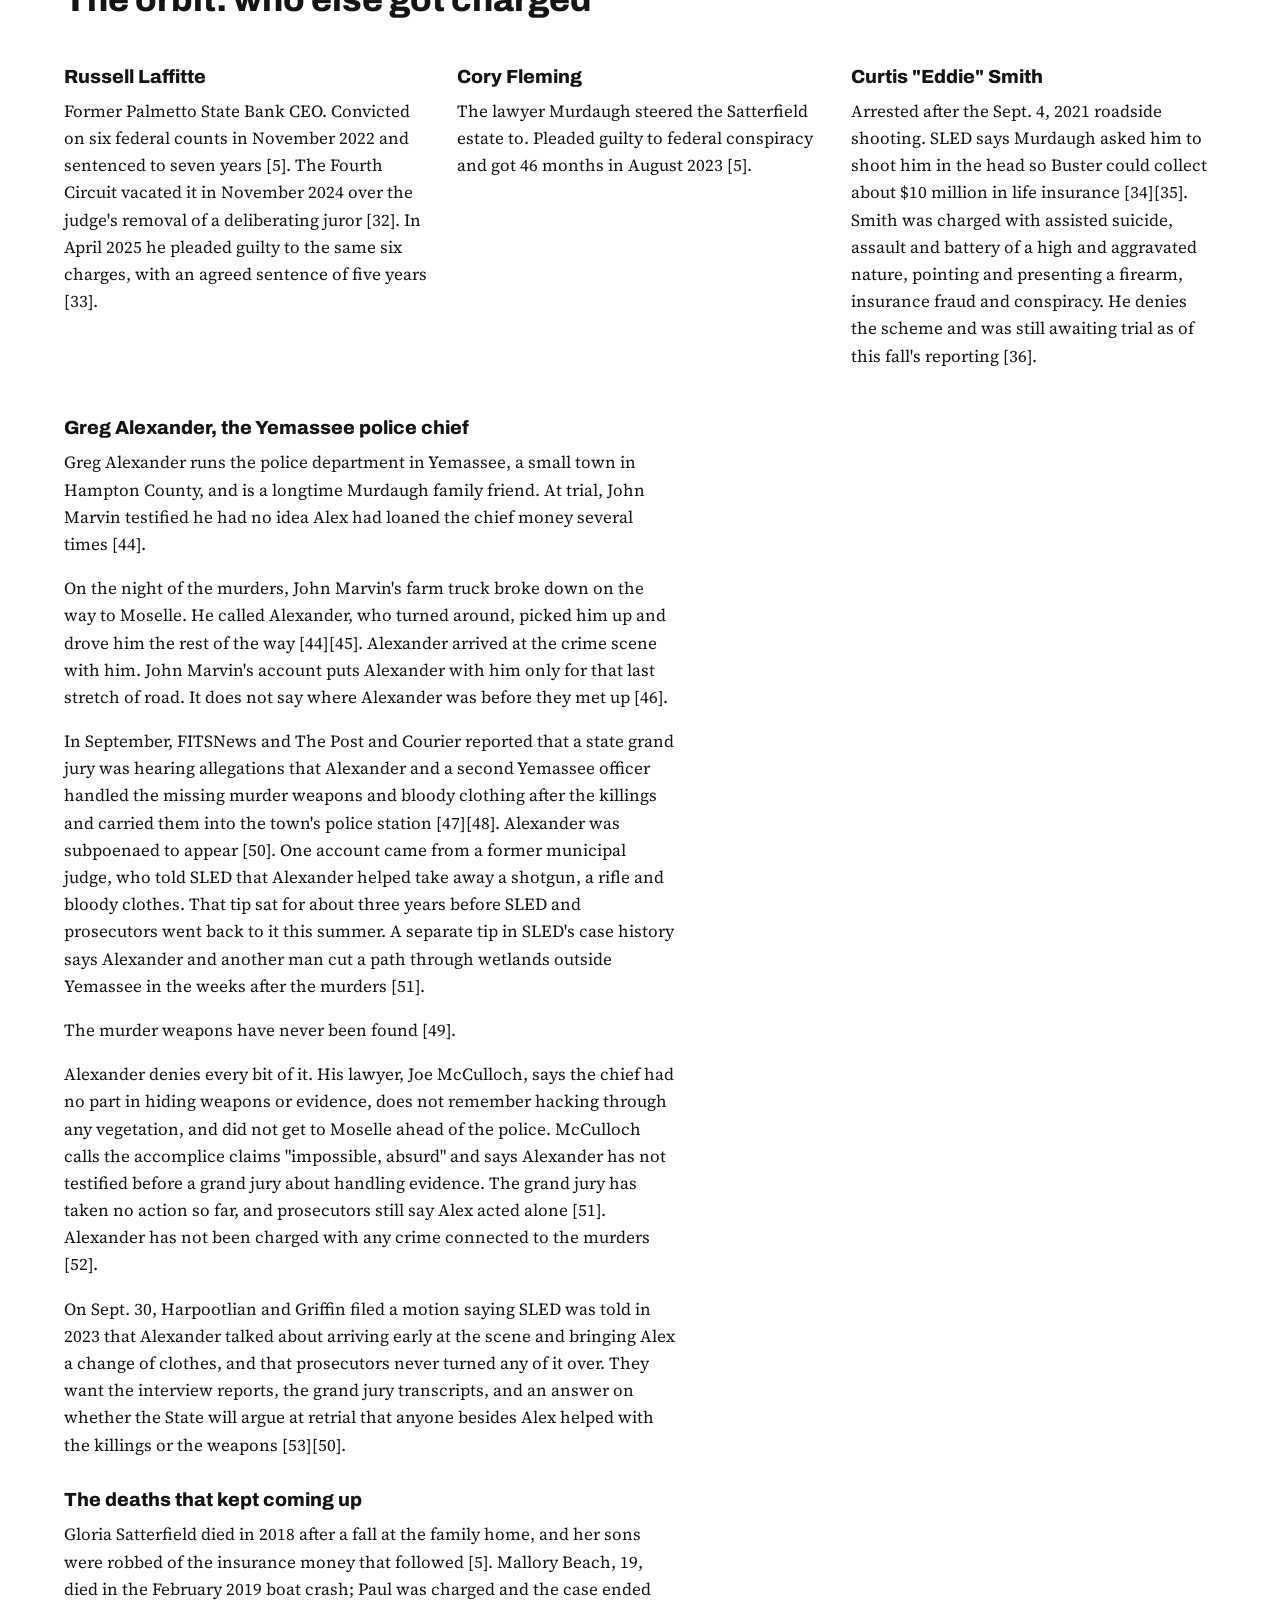
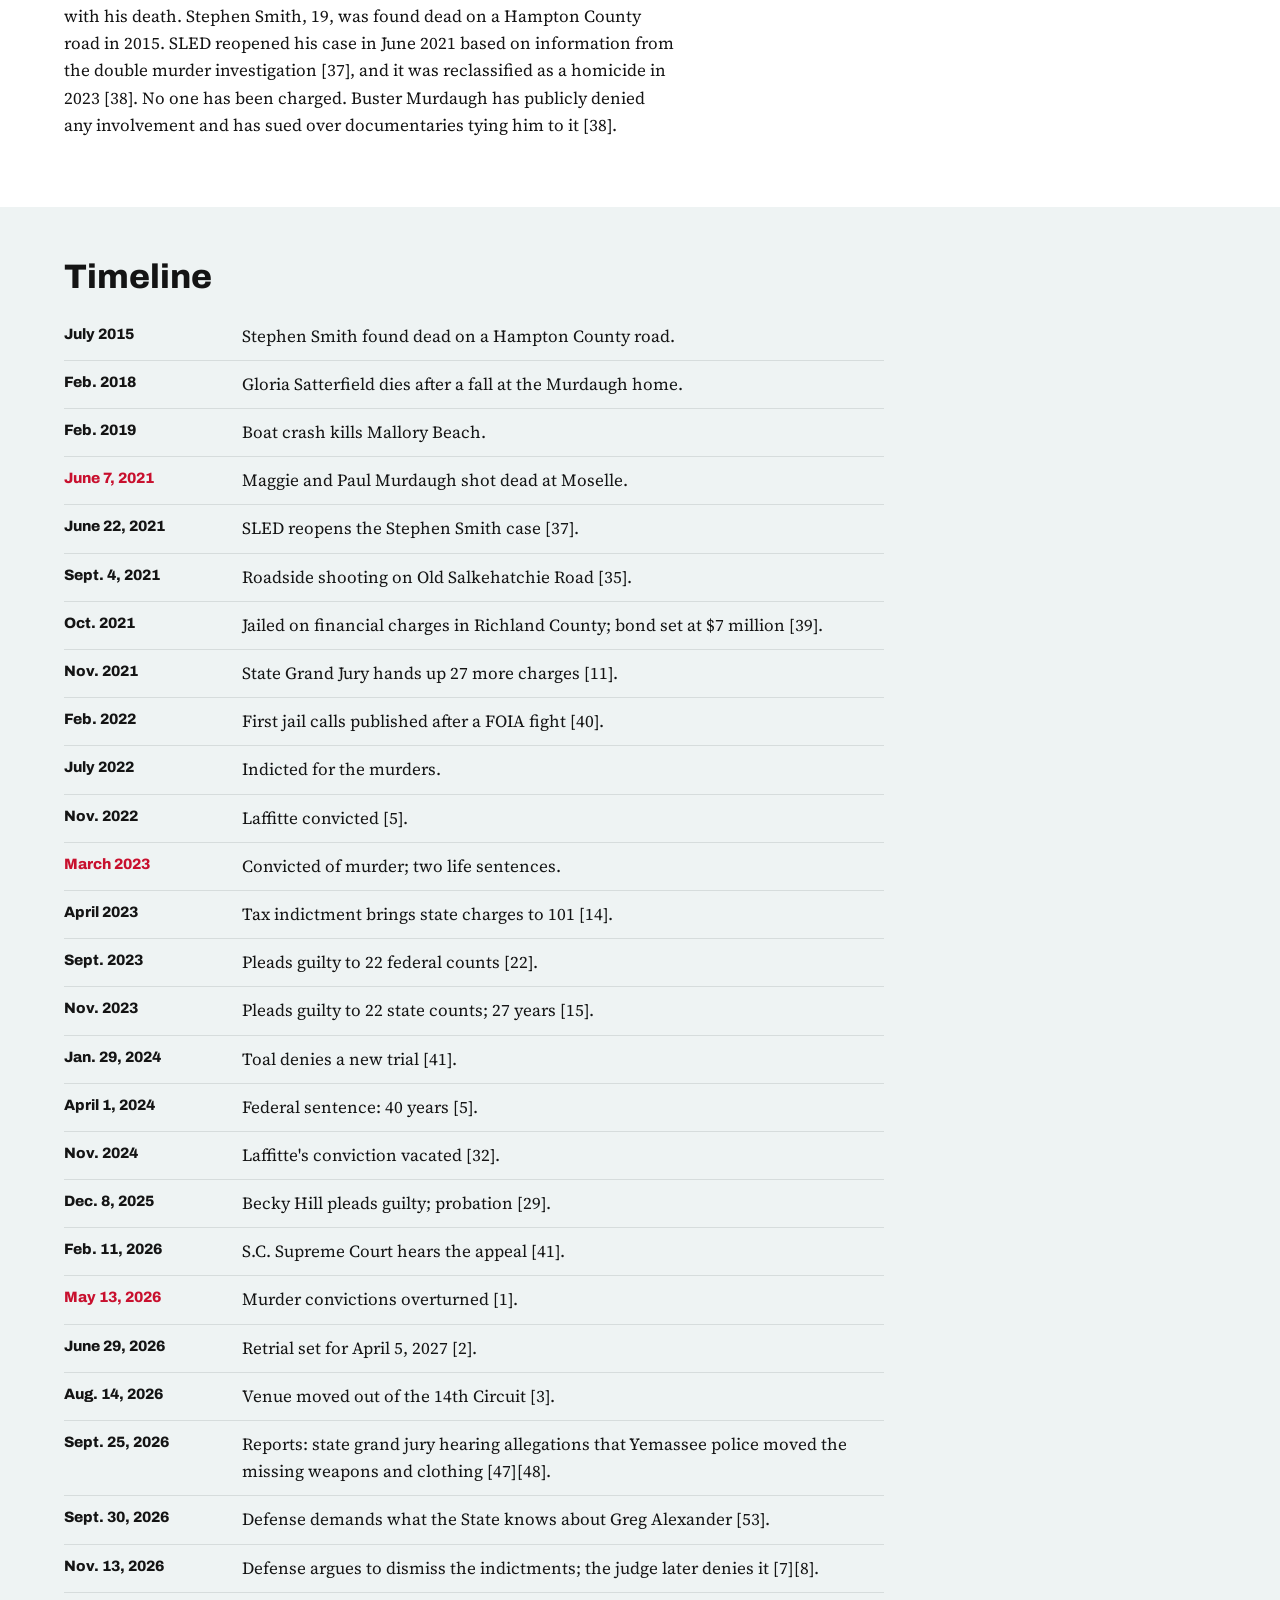
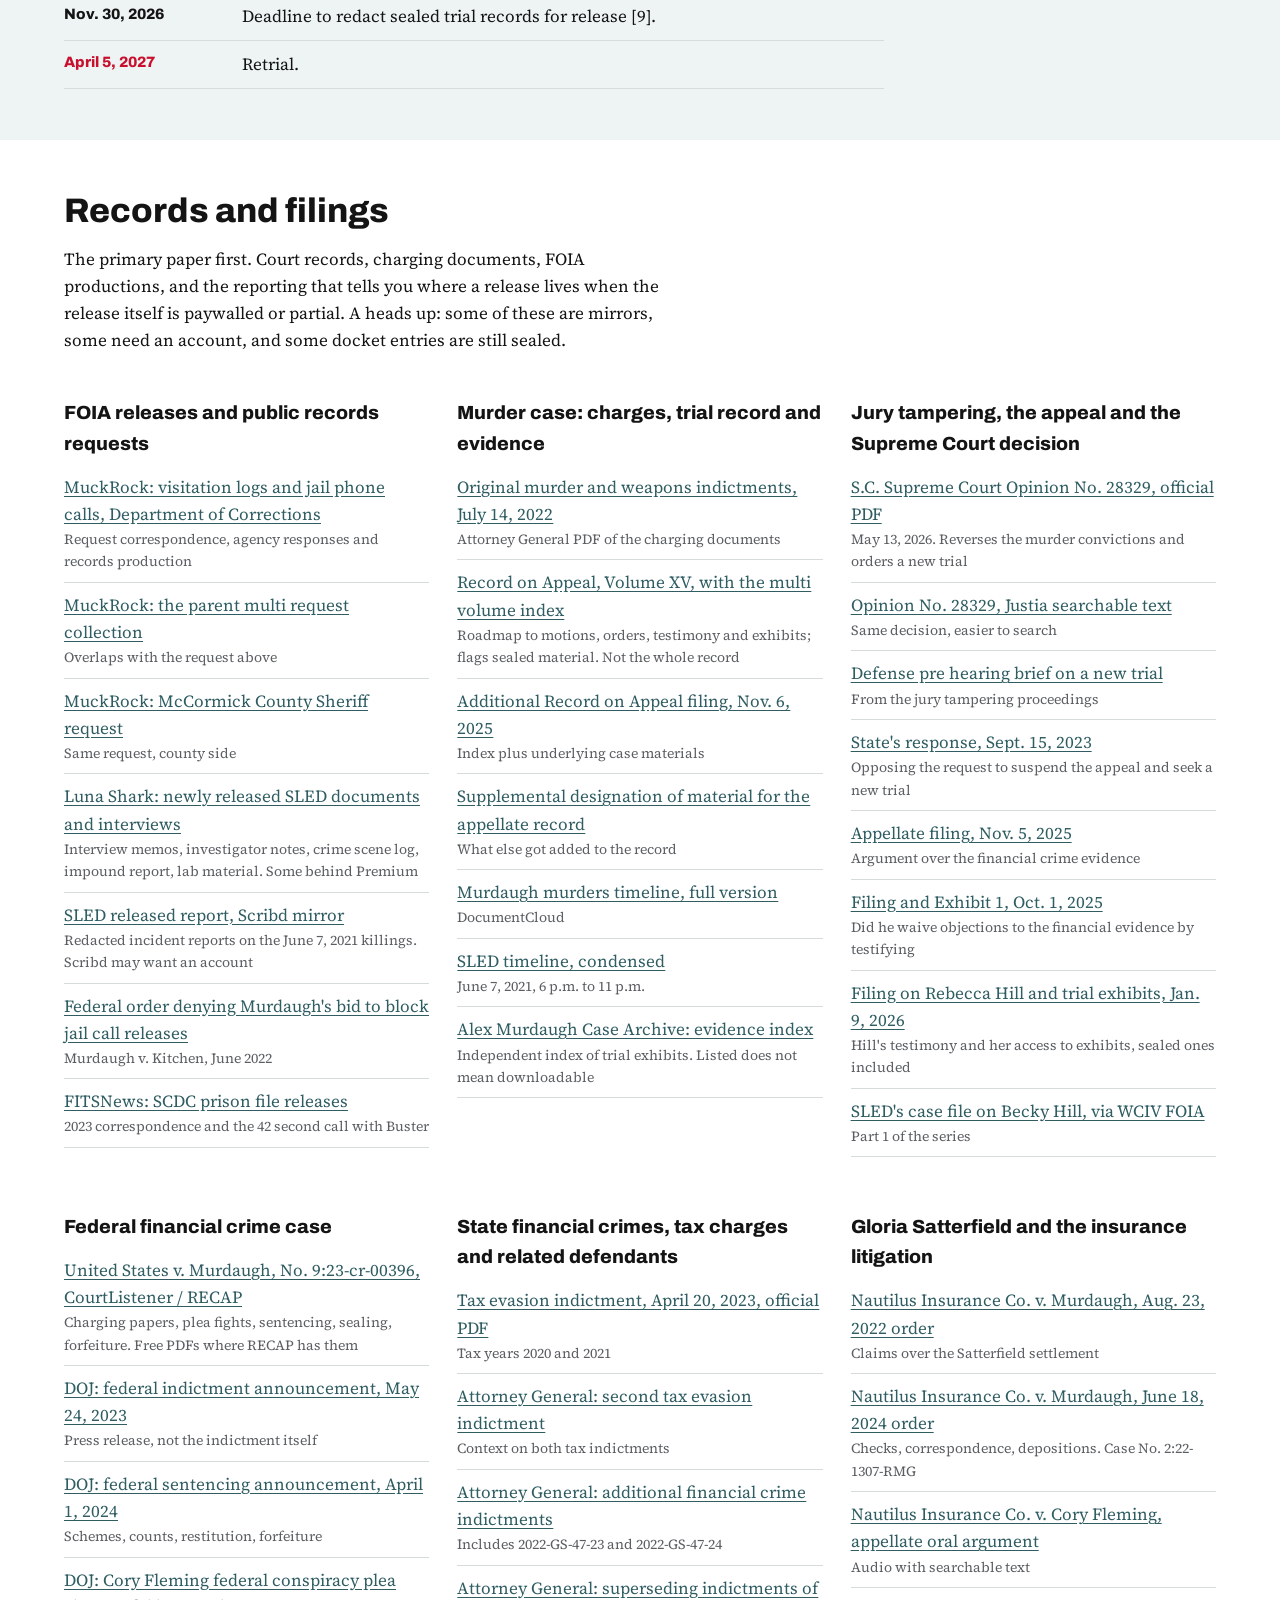
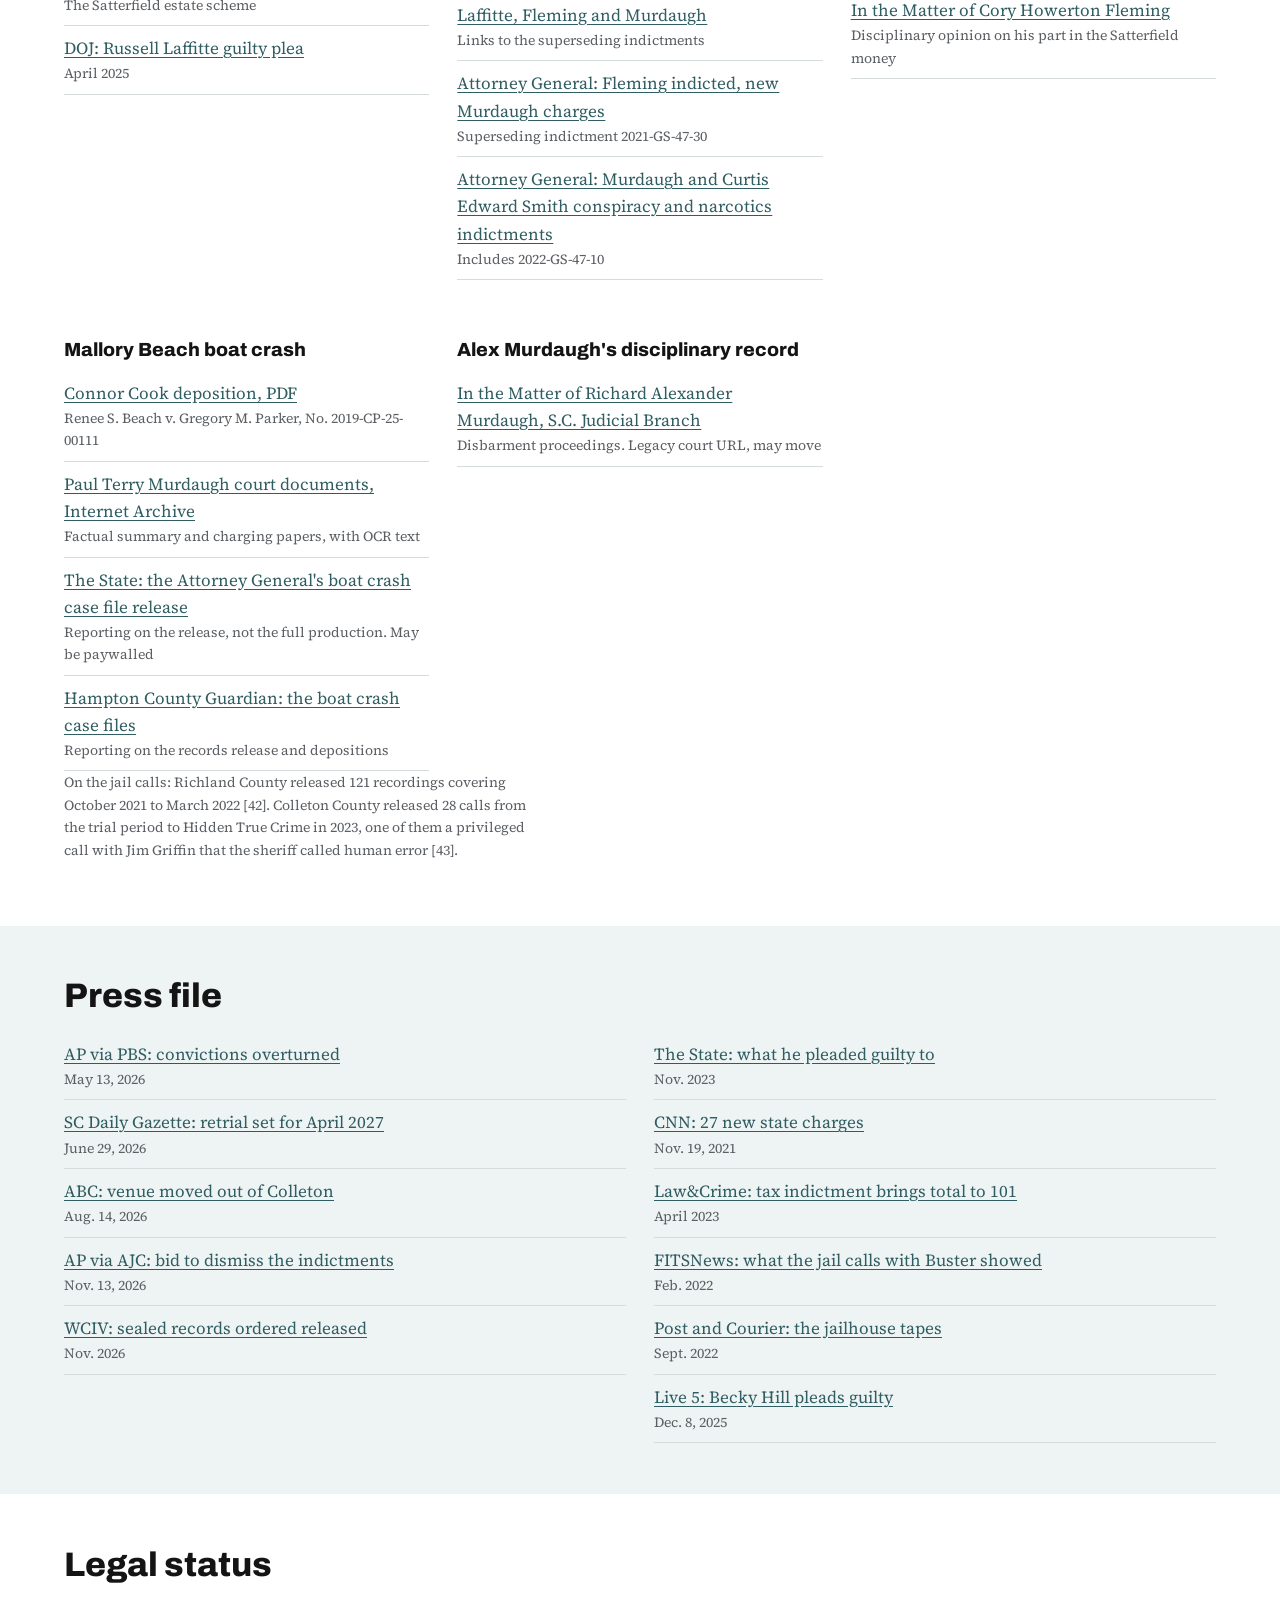
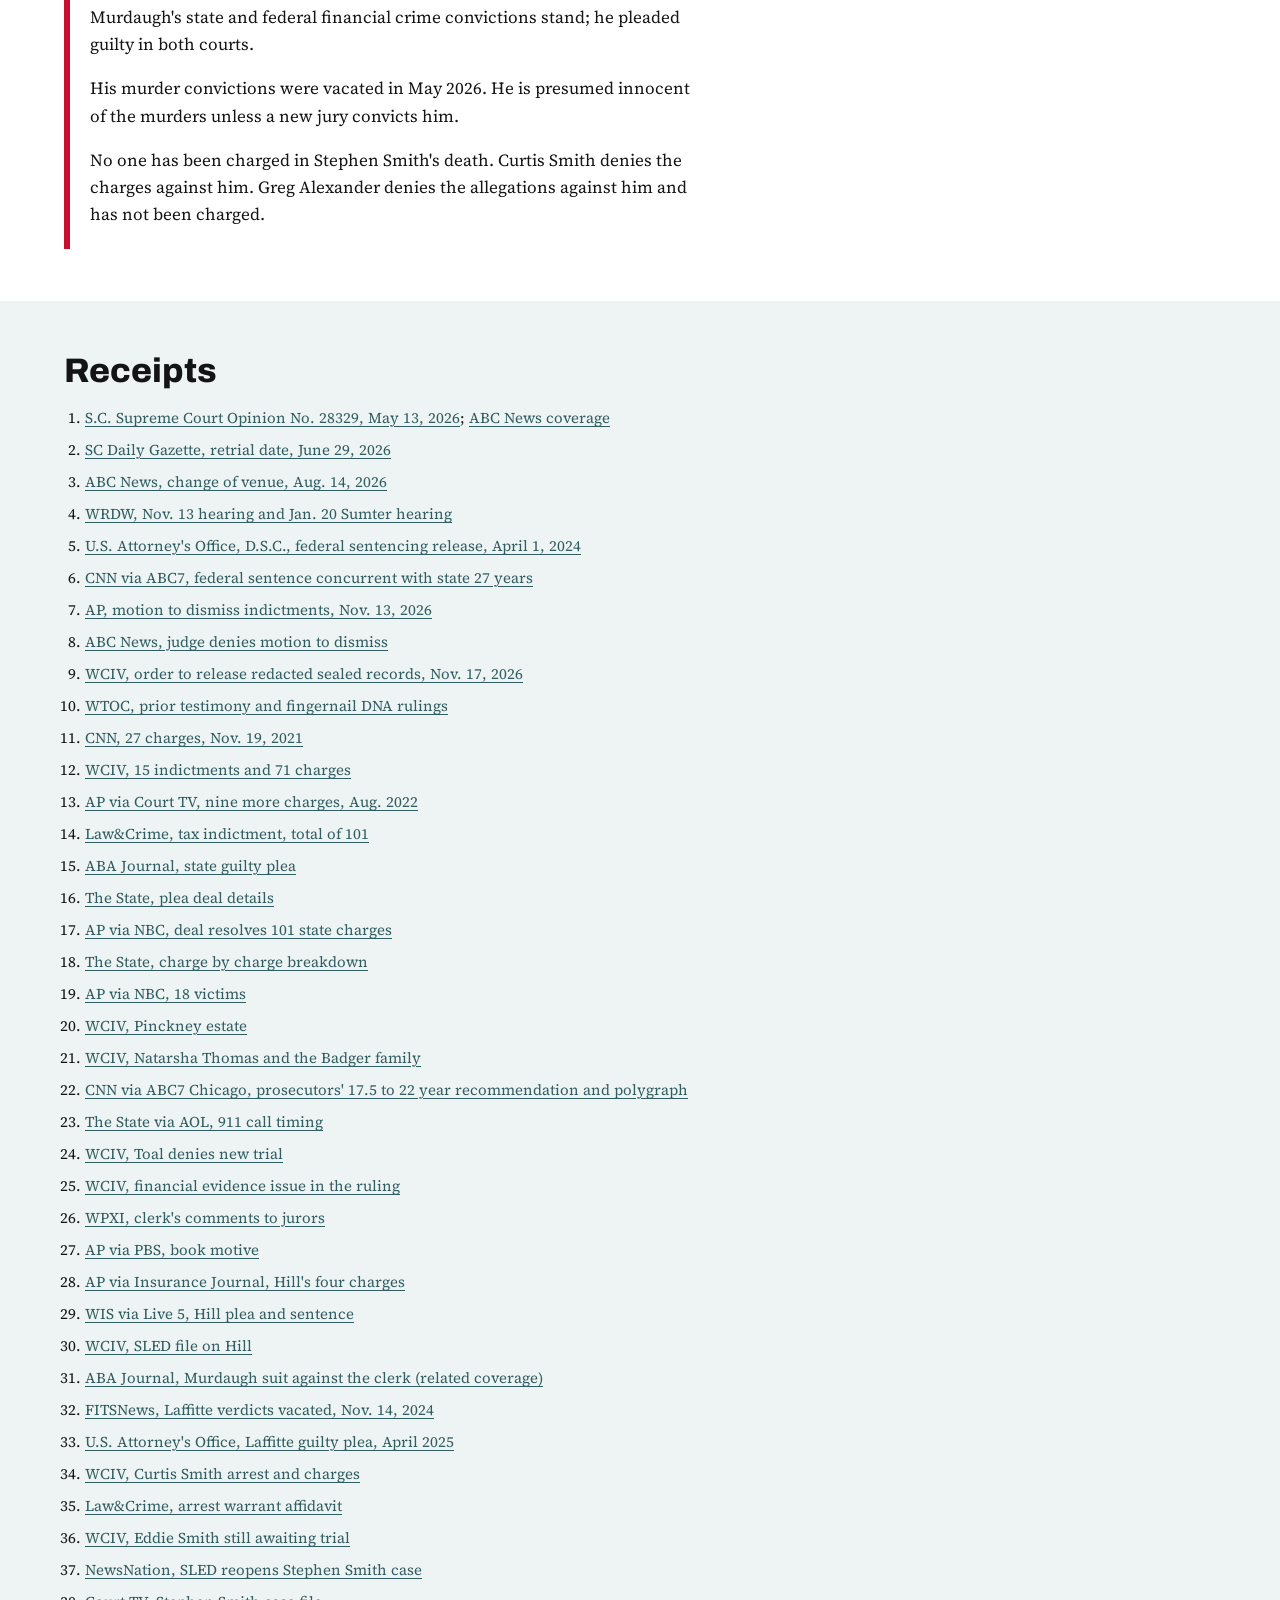
<file: murdaugh.html>
<!DOCTYPE html>
<html lang="en">
<head>
<meta charset="utf-8">
<meta name="viewport" content="width=device-width, initial-scale=1">
<meta name="description" content="Alex Murdaugh: 101 state charges, 22 federal counts, and the murder verdict South Carolina threw out. Every count, every sentence, every filing, sourced.">
<link rel="icon" href="favicon-32.png">
<title>The Murdaugh Ledger</title>
<link rel="preconnect" href="https://fonts.googleapis.com">
<link href="https://fonts.googleapis.com/css2?family=Archivo:wght@500;800&family=Source+Serif+4:opsz,wght@8..60,400;8..60,600&display=swap" rel="stylesheet">
<style>
/* VOICE: sardonic, evidence first, Feral America investigation
   IDEA: a prosecutor's charge ledger, stamped and cross-referenced
   PICTURE: 101 boxes, one per state charge, 22 stamped guilty
   COLOUR and TYPE: white paper, ink, court-stamp red, marsh slate; Archivo over Source Serif 4
   LAYOUT: masthead, ledger hero, status board, count tables, files, receipts */
:root{color-scheme:light dark;--bg:light-dark(#ffffff,#111416);--ink:light-dark(#141414,#ecebe7);--mute:light-dark(#5b5f63,#a3a8ab);--red:light-dark(#c8102e,#ff5a6e);--slate:light-dark(#2f5d62,#7fb3b8);--panel:light-dark(#eef3f3,#1a2124);--rule:light-dark(#d6dcdc,#2c3438)}
:root[data-theme=light]{color-scheme:light}:root[data-theme=dark]{color-scheme:dark}
*{box-sizing:border-box;min-width:0}
body{margin:0;background:var(--bg);color:var(--ink);font:17px/1.6 "Source Serif 4",Georgia,serif;overflow-x:clip}
h1,h2,h3,.mast,.nav,.lab,th,.stat b{font-family:Archivo,"Helvetica Neue",Arial,sans-serif}
h1{font-size:clamp(34px,6vw,52px);line-height:1.05;margin:.2em 0 .3em;text-wrap:balance;font-weight:800}
h2{font-size:clamp(26px,3.4vw,34px);line-height:1.1;margin:0 0 .5em;text-wrap:balance;font-weight:800}
h3{font-size:19px;margin:1.4em 0 .3em;font-weight:800}
p{max-width:68ch;margin:0 0 1em}
a{color:var(--slate);text-underline-offset:3px}
a:focus-visible{outline:3px solid var(--red);outline-offset:2px}
.band{padding:clamp(28px,4vw,64px) max(5vw,16px)}
.wrap{max-width:1240px;margin:0 auto}
.mast{display:flex;justify-content:space-between;align-items:center;gap:12px;flex-wrap:wrap;padding:14px max(5vw,16px);border-bottom:3px solid var(--ink);font-weight:800;font-size:15px}
.mast span{color:var(--red)}
.nav{display:flex;gap:18px;overflow-x:auto;padding:10px max(5vw,16px);border-bottom:1px solid var(--rule);font-size:14px;font-weight:500;background:var(--bg)}
.nav a{flex:none;color:var(--ink);text-decoration:none;padding:10px 0}
.nav a:hover{color:var(--red)}
@media(min-width:900px){.nav{position:sticky;top:0;z-index:5}}
.hero{display:grid;grid-template-columns:minmax(0,1fr) minmax(0,1.05fr);gap:clamp(24px,4vw,56px);align-items:center}
.dek{font-size:19px;color:var(--mute)}
.by{font-size:14px;color:var(--mute);font-family:Archivo,sans-serif}
.ledger{background:var(--panel);padding:clamp(16px,2.5vw,28px);border-top:6px solid var(--ink)}
.ledger .lab{font-size:14px;font-weight:800;margin-bottom:10px}
.grid{display:grid;grid-template-columns:repeat(13,minmax(0,1fr));gap:5px}
.grid i{aspect-ratio:1;border:2px solid var(--mute);display:block}
.grid i.g{background:var(--red);border-color:var(--red)}
.key{display:flex;flex-wrap:wrap;gap:8px 20px;margin-top:14px;font-size:14px;font-family:Archivo,sans-serif}
.key em{display:inline-block;width:14px;height:14px;vertical-align:-2px;margin-right:6px;border:2px solid var(--mute)}
.key em.g{background:var(--red);border-color:var(--red)}
.big{font:800 clamp(40px,7vw,64px)/1 Archivo,sans-serif;color:var(--red)}
.punch{font-size:20px;font-weight:600}
.photo{margin:0 auto;max-width:1240px}.photo img{display:block;width:100%;height:auto;aspect-ratio:16/9;object-fit:cover}.photo figcaption{font-size:14px;color:var(--mute);padding-top:8px;font-family:Archivo,sans-serif}.photo figcaption span{white-space:nowrap}
.shots{display:grid;grid-template-columns:repeat(auto-fit,minmax(min(100%,300px),1fr));gap:20px;margin:24px 0}.shots figure{margin:0}.shots img{display:block;width:100%;height:auto;border:1px solid var(--rule)}.shots figcaption{font-size:14px;color:var(--mute);padding-top:6px;font-family:Archivo,sans-serif}
.alt{background:var(--panel)}
.stats{display:grid;grid-template-columns:repeat(auto-fit,minmax(min(100%,220px),1fr));gap:0;border-top:2px solid var(--ink)}
.stat{padding:18px 16px 18px 0;border-bottom:1px solid var(--rule)}
.stat b{display:block;font-size:clamp(24px,3vw,30px);line-height:1.1;color:var(--ink)}
.stat span{font-size:15px;color:var(--mute)}
table{border-collapse:collapse;width:100%;margin:12px 0 8px;font-size:16px}
th{text-align:left;font-size:14px;border-bottom:2px solid var(--ink);padding:8px 10px 8px 0}
td{border-bottom:1px solid var(--rule);padding:9px 10px 9px 0;vertical-align:top}
td.n,th.n{text-align:right;white-space:nowrap}
.note{font-size:14px;color:var(--mute)}
.tl{list-style:none;padding:0;margin:0;max-width:820px}
.tl li{display:grid;grid-template-columns:9.5em minmax(0,1fr);gap:16px;padding:10px 0;border-bottom:1px solid var(--rule)}
.tl time{font:800 15px/1.5 Archivo,sans-serif;white-space:nowrap}
.tl .hot time{color:var(--red)}
.cols{display:grid;grid-template-columns:repeat(auto-fit,minmax(min(100%,320px),1fr));gap:28px}
.links{list-style:none;padding:0;margin:0}
.links li{padding:9px 0;border-bottom:1px solid var(--rule)}
.links small{display:block;color:var(--mute);font-size:14px}
.fence{border-left:6px solid var(--red);padding:4px 0 4px 20px;max-width:820px}
.receipts{padding-left:1.4em;max-width:900px;font-size:15px}
.receipts li{margin-bottom:8px}
.feral{font:800 28px Archivo,sans-serif;color:var(--red);margin-top:1em}
footer{border-top:3px solid var(--ink);font-size:14px;color:var(--mute)}
.scroll{overflow-x:auto}
@media(max-width:600px){.hero{grid-template-columns:minmax(0,1fr)}.tl li{grid-template-columns:minmax(0,1fr);gap:2px}table{font-size:14px}.stack thead{display:none}.stack tr{display:grid;padding-block:10px;border-bottom:1px solid var(--rule)}.stack td{display:flow-root;border:0;padding:3px 0;padding-inline-start:8em;text-align:start}.stack td::before{content:attr(data-l);float:inline-start;width:7.5em;margin-inline-start:-8em;white-space:normal;color:var(--mute);font-size:13px}.stack td:empty{display:none}.grid{gap:3px}}
@media(prefers-reduced-motion:no-preference){.grid i.g{animation:stamp .35s ease-out both}@keyframes stamp{from{transform:scale(1.6);opacity:0}to{transform:none;opacity:1}}}
</style>
<script>new MutationObserver(()=>{for(const c of document.querySelectorAll('.stack td:not([data-l])')){let i=0,p=c;while(p=p.previousElementSibling)i+=p.colSpan;c.dataset.l=c.closest('table').rows[0].cells[i]?.textContent||''}}).observe(document,{childList:true,subtree:true})</script>
</head>
<body>

<div class="mast"><a href="index.html" style="color:inherit;text-decoration:none">FERAL <span>AMERICA</span></a><a href="index.html#projects" style="color:inherit;text-decoration:none">Investigations</a></div>
<nav class="nav scroll" aria-label="Sections">
<a href="#now">The case now</a><a href="#state">State counts</a><a href="#federal">Federal counts</a><a href="#murders">The murder case</a><a href="#night">June 7, by the data</a><a href="#clerk">The clerk</a><a href="#orbit">The orbit</a><a href="#timeline">Timeline</a><a href="#files">Records and filings</a><a href="#press">Press file</a><a href="#receipts">Receipts</a>
</nav>

<header class="band">
<div class="wrap hero">
<div>
<p class="by">Investigation · Updated November 23, 2026</p>
<h1>The Murdaugh Ledger: 101 state charges, 22 federal counts, one overturned murder verdict</h1>
<p class="dek">Every count he admitted, every sentence he is serving, and the murder case South Carolina gets to try all over again in April. With links to the filings.</p>
</div>
<figure class="ledger" aria-label="101 state charges, 22 of them pleaded guilty">
<div class="lab">South Carolina State Grand Jury charges against Alex Murdaugh</div>
<div class="grid" id="grid"></div>
<div class="key"><span><em class="g"></em>22 he pleaded guilty to (Nov. 2023)</span><span><em></em>79 dropped under the plea deal</span></div>
</figure>
</div>
</header>

<section class="band" style="padding-top:0">
<figure class="photo">
<img src="murdaugh-ap.jpg" width="1600" height="900" alt="Alex Murdaugh in an orange SCDC inmate jumpsuit and handcuffs, standing among men in suits in a courtroom">
<figcaption>Alex Murdaugh in court in an SCDC inmate jumpsuit. <span>(AP Photo/James Pollard)</span></figcaption>
</figure>
</section>

<section class="band" style="padding-top:0">
<div class="wrap">
<p>Alex Murdaugh stole from a dead housekeeper's sons, a highway patrolman hurt on the job, the estates of the dead, and his own family's law firm, and he kept it up for more than a decade.</p>
<p>The state charged him 101 times for the money alone. He pleaded to 22 of them. The feds got him on 22 more.</p>
<p class="punch">In May, the murder convictions went in the trash because the clerk of court wanted to sell a book.</p>
</div>
</section>

<section class="band alt" id="now">
<div class="wrap">
<h2>The case right now</h2>
<div class="stats">
<div class="stat"><b>Overturned</b><span>Murder convictions vacated 5 to 0 by the S.C. Supreme Court, May 13, 2026 [1]</span></div>
<div class="stat"><b>April 5, 2027</b><span>Retrial date set by Judge Debra McCaslin [2]</span></div>
<div class="stat"><b>Not Colleton</b><span>Venue moved outside the 14th Circuit; case is headed to Sumter County [3][4]</span></div>
<div class="stat"><b>40 + 27 years</b><span>Federal and state financial sentences, running concurrently, still in force [5][6]</span></div>
</div>
<h3>What is live this month</h3>
<p>On Nov. 13 the defense asked McCaslin to toss the original murder indictments, arguing lead SLED agent David Owen misled the grand jury about blood on Murdaugh's shirt. Prosecutors called it a single mistake, not bad faith. She denied it in a written order, finding no intentional misconduct and enough other evidence for probable cause even without the disputed testimony [8]. Even a win would not have bought him much: prosecutors could simply go back to a grand jury [7]. The next pretrial hearing is Jan. 20 in Sumter County [4].</p>
<p>Also live: on Nov. 17 McCaslin ordered sealed records from the first trial released, including the Juror 785 transcripts and the investigation into the clerk. The State has until Nov. 30 to finish redactions, and audio and video may take longer [9].</p>
<p>Meanwhile the defense won outside DNA testing on material from under Maggie Murdaugh's fingernails, and lost the fight to keep his own 2023 testimony out of the retrial [10].</p>
</div>
</section>

<section class="band" id="state">
<div class="wrap">
<h2>The state counts: 101 charged, 22 admitted</h2>
<p>The charges came in waves. A State Grand Jury dropped 27 charges in November 2021 alone, covering about $5 million across five counties [11]. By mid 2022 he was facing 71 charges in 15 indictments [12]. Another nine landed in August 2022 for stealing roughly $420,000 from the family firm [13]. The tax evasion indictment in April 2023 brought the total to 101 [14].</p>
<p>On Nov. 17, 2023 he pleaded guilty to 22 of them, picked by prosecutors to cover each victim and each kind of crime, in exchange for 27 years [15][16]. The deal resolved all 101 [17]. Prosecutor Creighton Waters said it was likely the longest white collar sentence in state history [16].</p>
<div class="scroll">
<table class="stack">
<thead><tr><th>Charge he pleaded guilty to</th><th class="n">Counts</th><th class="n">Max each</th></tr></thead>
<tbody>
<tr><td>Money laundering</td><td class="n">7</td><td class="n">20 years</td></tr>
<tr><td>Breach of trust with fraudulent intent, $10,000 or more</td><td class="n">6</td><td class="n">10 years</td></tr>
<tr><td>Obtaining signature or property by false pretenses, $10,000 or more</td><td class="n">4</td><td class="n">10 years</td></tr>
<tr><td>Breach of trust with fraudulent intent, $2,000 to $10,000</td><td class="n">1</td><td class="n">5 years</td></tr>
<tr><td>Forgery, $10,000 or more</td><td class="n">1</td><td class="n">10 years</td></tr>
<tr><td>Computer crimes, $10,000 or more</td><td class="n">1</td><td class="n">10 years</td></tr>
<tr><td>Criminal conspiracy (tied to the narcotics distribution case)</td><td class="n">1</td><td class="n">5 years</td></tr>
<tr><td>Willful attempt to evade or defeat a tax, $10,000 or more</td><td class="n">1</td><td class="n">5 years</td></tr>
<tr><td><b>Total</b></td><td class="n"><b>22</b></td><td class="n"></td></tr>
</tbody>
</table>
</div>
<p class="note">Breakdown from the plea terms as reported by The State [18]. The 79 charges he did not plead to were dismissed under the deal. The full 101 count list lives in the State Grand Jury indictments; see Records and filings below.</p>
<h3>Who he stole from</h3>
<p>The plea covered 18 victims [19]. The named ones in the indictments and plea coverage include the estate of Gloria Satterfield, the Murdaughs' longtime housekeeper; the estate of Hakeem Pinckney, whose $309,581 settlement prosecutors say he drained [20]; Natarsha Thomas, whose $325,000 settlement prosecutors say he flipped into a money order for a relative [21]; Thomas Moore; the Badger family; a highway patrolman injured in the line of duty [11]; and the law firm his great grandfather founded. The tax counts allege $9,067,706 in unreported income and $619,391 in state tax dodged [14].</p>
</div>
</section>

<section class="band alt" id="federal">
<div class="wrap">
<h2>The federal counts: 22 pleas, 40 years</h2>
<p>He pleaded guilty to 22 federal crimes in September 2023. On April 1, 2024, U.S. District Judge Richard Gergel gave him 40 years, nearly double the 17.5 to 22 years prosecutors had asked for after saying he failed a polygraph and breached the plea agreement [5][22].</p>
<div class="scroll">
<table class="stack">
<thead><tr><th>Scheme</th><th>Years</th><th>Counts</th></tr></thead>
<tbody>
<tr><td>Settlement checks made out to "Palmetto State Bank" and handed to banker Russell Laffitte</td><td>2011 to 2021</td><td>Conspiracy to commit wire and bank fraud (1), bank fraud (1), wire fraud (2)</td></tr>
<tr><td>The fake "Forge" account, a bogus company account in his own name used to launder client settlements</td><td>2017 to 2021</td><td>Wire fraud (3), money laundering (14)</td></tr>
<tr><td>The Satterfield insurance money, steered through attorney Cory Fleming. $3,483,431.95 went into "Forge." The estate got nothing.</td><td>2018 to 2020</td><td>Conspiracy to commit wire fraud (1)</td></tr>
<tr><td>Wider diversion of client and firm money: fake fees, fake annuities, invented expenses</td><td>2005 to 2021</td><td>Described in the plea; no separate counts assigned</td></tr>
</tbody>
</table>
</div>
<div class="stats" style="margin-top:20px">
<div class="stat"><b>$8,762,731.88</b><span>Restitution ordered</span></div>
<div class="stat"><b>$10,034,377.95</b><span>Forfeiture</span></div>
<div class="stat"><b>480 months</b><span>30 years on the fraud counts plus 10 consecutive on money laundering</span></div>
</div>
<p class="note">Figures from the U.S. Attorney's Office sentencing release [5].</p>
</div>
</section>

<section class="band" id="murders">
<div class="wrap">
<h2>The murder case, start to restart</h2>
<p>On June 7, 2021, Maggie Murdaugh, 52, and Paul Murdaugh, 22, were shot to death near the dog kennels at Moselle, the family's hunting property in Colleton County. Alex called 911 at 10:07 that night [23].</p>
<p>The State's theory: he killed them to buy sympathy and time while his thefts were about to come out [7]. In March 2023 a Colleton County jury convicted him on two counts of murder and two weapons counts, and Judge Clifton Newman gave him two life sentences without parole.</p>
<p>In January 2024 retired Chief Justice Jean Toal denied him a new trial after hearing from jurors and the clerk [24]. The S.C. Supreme Court heard his appeal Feb. 11, 2026 and reversed unanimously on May 13. The justices found the clerk's improper outside influence on the jury so egregious the State could not rebut the presumption of prejudice [1]. They also took up whether the jury should ever have heard so much about the financial crimes, while saying they did not need to decide it [25].</p>
<p>Today he is legally presumed innocent of the murders. He is still serving 40 years on the money cases either way.</p>
</div>
</section>

<section class="band alt" id="night">
<div class="wrap">
<h2>June 7, 2021, by the data</h2>
<p>SLED Special Agent Peter Rudofski built an 88 page, minute by minute timeline of the night out of the family's phone extractions, carrier call records, Paul's Snapchat records, the 911 recording and GM/OnStar data pulled from Alex's Suburban [54]. Rudofski produced it in February 2023, during the first trial. The entries below come straight from it.</p>
<ol class="tl">
<li><time>7:56 PM</time><span>A Snapchat video of Alex is sent from Paul's account.</span></li>
<li><time>8:44:55 PM</time><span>A video on Paul's phone, recorded at the kennels, has Alex in the background talking, along with Maggie.</span></li>
<li class="hot"><time>8:49:01 PM</time><span>Paul's phone locks. It stays locked until 10:34 PM. Maggie's phone locks at 8:49:31 PM and stays locked until 1:10 PM the next day.</span></li>
<li><time>9:02 to 9:06 PM</time><span>Alex's phone logs 283 steps.</span></li>
<li><time>9:04 to 9:06 PM</time><span>Alex calls Maggie three times. Her phone logs missed calls.</span></li>
<li class="hot"><time>9:07:06 PM</time><span>The Suburban leaves Moselle for Almeda, where his mother lived.</span></li>
<li><time>9:08:36 PM</time><span>The Suburban passes the spot SLED marked as Maggie's phone location on Moselle Road, at about 42 mph.</span></li>
<li><time>9:08:58 PM</time><span>Alex texts Maggie: "Going to check on Em be rite back." It is never read.</span></li>
<li><time>9:10 to 9:18 PM</time><span>Calls to Buster, a friend and John Marvin.</span></li>
<li><time>9:22:49 PM</time><span>The Suburban arrives at Almeda.</span></li>
<li><time>9:43:18 PM</time><span>The Suburban leaves Almeda.</span></li>
<li><time>9:45 to 9:47 PM</time><span>Alex calls Maggie, then Paul, then texts Maggie "Call me babe." None of it is answered or read.</span></li>
<li><time>10:00:30 PM</time><span>The Suburban turns back into Moselle.</span></li>
<li class="hot"><time>10:05:57 PM</time><span>The Suburban arrives at the kennels.</span></li>
<li class="hot"><time>10:06:14 PM</time><span>Alex calls 911. The call runs 637 seconds. Four and a half minutes in, he tells the dispatcher, "I'm going back to my house just to get a gun, just in case."</span></li>
<li><time>10:11 to 10:14 PM</time><span>OnStar shows the Suburban leaving the kennels, stopping at the main house, and returning to the kennels.</span></li>
<li><time>10:25 PM</time><span>First deputy on scene.</span></li>
<li><time>10:34:24 PM</time><span>Paul's phone logs a "Device Power Off" event.</span></li>
<li><time>10:40 PM</time><span>Alex's phone searches "Whaley's Edisto" in Safari.</span></li>
<li><time>June 8, 8:21 AM</time><span>Alex texts the property caretaker, who had just texted him that SLED had questioned him: "We need to get the grounds clean-drive and yard for visitors if u can start on that."</span></li>
<li><time>June 8, 9:08 AM</time><span>Alex badges in through the east door of the PMPED law firm.</span></li>
</ol>
<div class="shots">
<figure><img src="murdaugh-onstar-0907.jpg" width="1050" height="659" loading="lazy" alt="Aerial map of Moselle with red dots tracing the Suburban's path out of the property, and an OnStar record timestamped 9:07:06 pm"><figcaption>9:07 PM: the Suburban's path out of Moselle. GM/OnStar data, SLED timeline [54].</figcaption></figure>
<figure><img src="murdaugh-onstar-0908.jpg" width="1100" height="623" loading="lazy" alt="Aerial map of Moselle Road with a point labeled Maggie's Phone Location and an OnStar record at 9:08:36 pm showing about 42 miles per hour"><figcaption>9:08 PM: passing the spot SLED marked as Maggie's phone location, about 42 mph. GM/OnStar data, SLED timeline [54].</figcaption></figure>
<figure><img src="murdaugh-onstar-1005.jpg" width="961" height="732" loading="lazy" alt="Aerial map of the Moselle kennels with red dots tracing the Suburban's path and an OnStar record at 10:05:57 pm"><figcaption>10:05 PM: arrival at the kennels, 17 seconds before the 911 call. GM/OnStar data, SLED timeline [54].</figcaption></figure>
</div>
<p class="note">The timeline flags many of Alex's calls that evening as showing up in carrier records but not in the first extraction of his phone. The timeline covers June 7 through June 15, 2021; the full document is linked under Records and filings.</p>
</div>
</section>

<section class="band" id="clerk">
<div class="wrap">
<h2>The clerk who blew up the verdict</h2>
<p>Becky Hill ran the courtroom, the exhibits and the jury. Jurors said she told them to watch his body language when he testified and not to be fooled by him [26]. She was writing a book about the trial at the time [27].</p>
<p>On Dec. 8, 2025 she pleaded guilty to four state charges: obstruction of justice and perjury for showing sealed crime scene photos to a photographer and then lying about it to Toal under oath, plus two counts of misconduct in office for pocketing more than $11,000 in bonuses and using her office to push the book [28][29]. Judge Heath Taylor gave her three years of probation and 100 hours of community service [29].</p>
<p>She got no prison time and was never charged with jury tampering.</p>
<p>WCIV obtained SLED's full case file on her through FOIA and published it in parts [30]. Murdaugh has since sued her [31].</p>
</div>
</section>

<section class="band" id="orbit">
<div class="wrap">
<h2>The orbit: who else got charged</h2>
<div class="cols">
<div>
<h3>Russell Laffitte</h3>
<p>Former Palmetto State Bank CEO. Convicted on six federal counts in November 2022 and sentenced to seven years [5]. The Fourth Circuit vacated it in November 2024 over the judge's removal of a deliberating juror [32]. In April 2025 he pleaded guilty to the same six charges, with an agreed sentence of five years [33].</p>
</div>
<div>
<h3>Cory Fleming</h3>
<p>The lawyer Murdaugh steered the Satterfield estate to. Pleaded guilty to federal conspiracy and got 46 months in August 2023 [5].</p>
</div>
<div>
<h3>Curtis "Eddie" Smith</h3>
<p>Arrested after the Sept. 4, 2021 roadside shooting. SLED says Murdaugh asked him to shoot him in the head so Buster could collect about $10 million in life insurance [34][35]. Smith was charged with assisted suicide, assault and battery of a high and aggravated nature, pointing and presenting a firearm, insurance fraud and conspiracy. He denies the scheme and was still awaiting trial as of this fall's reporting [36].</p>
</div>
</div>
<h3>Greg Alexander, the Yemassee police chief</h3>
<p>Greg Alexander runs the police department in Yemassee, a small town in Hampton County, and is a longtime Murdaugh family friend. At trial, John Marvin testified he had no idea Alex had loaned the chief money several times [44].</p>
<p>On the night of the murders, John Marvin's farm truck broke down on the way to Moselle. He called Alexander, who turned around, picked him up and drove him the rest of the way [44][45]. Alexander arrived at the crime scene with him. John Marvin's account puts Alexander with him only for that last stretch of road. It does not say where Alexander was before they met up [46].</p>
<p>In September, FITSNews and The Post and Courier reported that a state grand jury was hearing allegations that Alexander and a second Yemassee officer handled the missing murder weapons and bloody clothing after the killings and carried them into the town's police station [47][48]. Alexander was subpoenaed to appear [50]. One account came from a former municipal judge, who told SLED that Alexander helped take away a shotgun, a rifle and bloody clothes. That tip sat for about three years before SLED and prosecutors went back to it this summer. A separate tip in SLED's case history says Alexander and another man cut a path through wetlands outside Yemassee in the weeks after the murders [51].</p>
<p>The murder weapons have never been found [49].</p>
<p>Alexander denies every bit of it. His lawyer, Joe McCulloch, says the chief had no part in hiding weapons or evidence, does not remember hacking through any vegetation, and did not get to Moselle ahead of the police. McCulloch calls the accomplice claims "impossible, absurd" and says Alexander has not testified before a grand jury about handling evidence. The grand jury has taken no action so far, and prosecutors still say Alex acted alone [51]. Alexander has not been charged with any crime connected to the murders [52].</p>
<p>On Sept. 30, Harpootlian and Griffin filed a motion saying SLED was told in 2023 that Alexander talked about arriving early at the scene and bringing Alex a change of clothes, and that prosecutors never turned any of it over. They want the interview reports, the grand jury transcripts, and an answer on whether the State will argue at retrial that anyone besides Alex helped with the killings or the weapons [53][50].</p>
<h3>The deaths that kept coming up</h3>
<p>Gloria Satterfield died in 2018 after a fall at the family home, and her sons were robbed of the insurance money that followed [5]. Mallory Beach, 19, died in the February 2019 boat crash; Paul was charged and the case ended with his death. Stephen Smith, 19, was found dead on a Hampton County road in 2015. SLED reopened his case in June 2021 based on information from the double murder investigation [37], and it was reclassified as a homicide in 2023 [38]. No one has been charged. Buster Murdaugh has publicly denied any involvement and has sued over documentaries tying him to it [38].</p>
</div>
</section>

<section class="band alt" id="timeline">
<div class="wrap">
<h2>Timeline</h2>
<ol class="tl">
<li><time>July 2015</time><span>Stephen Smith found dead on a Hampton County road.</span></li>
<li><time>Feb. 2018</time><span>Gloria Satterfield dies after a fall at the Murdaugh home.</span></li>
<li><time>Feb. 2019</time><span>Boat crash kills Mallory Beach.</span></li>
<li class="hot"><time>June 7, 2021</time><span>Maggie and Paul Murdaugh shot dead at Moselle.</span></li>
<li><time>June 22, 2021</time><span>SLED reopens the Stephen Smith case [37].</span></li>
<li><time>Sept. 4, 2021</time><span>Roadside shooting on Old Salkehatchie Road [35].</span></li>
<li><time>Oct. 2021</time><span>Jailed on financial charges in Richland County; bond set at $7 million [39].</span></li>
<li><time>Nov. 2021</time><span>State Grand Jury hands up 27 more charges [11].</span></li>
<li><time>Feb. 2022</time><span>First jail calls published after a FOIA fight [40].</span></li>
<li><time>July 2022</time><span>Indicted for the murders.</span></li>
<li><time>Nov. 2022</time><span>Laffitte convicted [5].</span></li>
<li class="hot"><time>March 2023</time><span>Convicted of murder; two life sentences.</span></li>
<li><time>April 2023</time><span>Tax indictment brings state charges to 101 [14].</span></li>
<li><time>Sept. 2023</time><span>Pleads guilty to 22 federal counts [22].</span></li>
<li><time>Nov. 2023</time><span>Pleads guilty to 22 state counts; 27 years [15].</span></li>
<li><time>Jan. 29, 2024</time><span>Toal denies a new trial [41].</span></li>
<li><time>April 1, 2024</time><span>Federal sentence: 40 years [5].</span></li>
<li><time>Nov. 2024</time><span>Laffitte's conviction vacated [32].</span></li>
<li><time>Dec. 8, 2025</time><span>Becky Hill pleads guilty; probation [29].</span></li>
<li><time>Feb. 11, 2026</time><span>S.C. Supreme Court hears the appeal [41].</span></li>
<li class="hot"><time>May 13, 2026</time><span>Murder convictions overturned [1].</span></li>
<li><time>June 29, 2026</time><span>Retrial set for April 5, 2027 [2].</span></li>
<li><time>Aug. 14, 2026</time><span>Venue moved out of the 14th Circuit [3].</span></li>
<li><time>Sept. 25, 2026</time><span>Reports: state grand jury hearing allegations that Yemassee police moved the missing weapons and clothing [47][48].</span></li>
<li><time>Sept. 30, 2026</time><span>Defense demands what the State knows about Greg Alexander [53].</span></li>
<li><time>Nov. 13, 2026</time><span>Defense argues to dismiss the indictments; the judge later denies it [7][8].</span></li>
<li><time>Nov. 30, 2026</time><span>Deadline to redact sealed trial records for release [9].</span></li>
<li class="hot"><time>April 5, 2027</time><span>Retrial.</span></li>
</ol>
</div>
</section>

<section class="band" id="files">
<div class="wrap">
<h2>Records and filings</h2>
<p>The primary paper first. Court records, charging documents, FOIA productions, and the reporting that tells you where a release lives when the release itself is paywalled or partial. A heads up: some of these are mirrors, some need an account, and some docket entries are still sealed.</p>
<div class="cols">
<div>
<h3>FOIA releases and public records requests</h3>
<ul class="links">
<li><a href="https://www.muckrock.com/foi/south-carolina-302/visitation-log-jail-phone-calls-placed-by-alex-murdaugh-department-of-corrections-146817/">MuckRock: visitation logs and jail phone calls, Department of Corrections</a><small>Request correspondence, agency responses and records production</small></li>
<li><a href="https://www.muckrock.com/foi/multirequest/visitation-log-jail-phone-calls-placed-by-alex-murdaugh-122473/">MuckRock: the parent multi request collection</a><small>Overlaps with the request above</small></li>
<li><a href="https://www.muckrock.com/foi/mccormick-county-2258/visitation-log-jail-phone-calls-placed-by-alex-murdaugh-sheriffs-department-146818/">MuckRock: McCormick County Sheriff request</a><small>Same request, county side</small></li>
<li><a href="https://lunasharkmedia.com/john-marvins-route-to-moselle/">Luna Shark: newly released SLED documents and interviews</a><small>Interview memos, investigator notes, crime scene log, impound report, lab material. Some behind Premium</small></li>
<li><a href="https://www.scribd.com/document/512610540/SLED-released-report">SLED released report, Scribd mirror</a><small>Redacted incident reports on the June 7, 2021 killings. Scribd may want an account</small></li>
<li><a href="https://www.scribd.com/document/577405114/Murdaugh-Jail-Calls-Order">Federal order denying Murdaugh&#x27;s bid to block jail call releases</a><small>Murdaugh v. Kitchen, June 2022</small></li>
<li><a href="https://www.fitsnews.com/2023/07/10/alex-murdaugh-prison-files-latest-release-includes-phone-call-with-buster/">FITSNews: SCDC prison file releases</a><small>2023 correspondence and the 42 second call with Buster</small></li>
</ul>
</div>
<div>
<h3>Murder case: charges, trial record and evidence</h3>
<ul class="links">
<li><a href="https://www.scag.gov/media/aqmgde04/murdaugh-indictments-7-14-2022.pdf">Original murder and weapons indictments, July 14, 2022</a><small>Attorney General PDF of the charging documents</small></li>
<li><a href="https://ctrack.sccourts.org/public/document/view.do?documentID=1429321">Record on Appeal, Volume XV, with the multi volume index</a><small>Roadmap to motions, orders, testimony and exhibits; flags sealed material. Not the whole record</small></li>
<li><a href="https://ctrack.sccourts.org/public/document/view.do?documentID=1429314">Additional Record on Appeal filing, Nov. 6, 2025</a><small>Index plus underlying case materials</small></li>
<li><a href="https://ctrack.sccourts.org/public/document/view.do?documentID=1405428">Supplemental designation of material for the appellate record</a><small>What else got added to the record</small></li>
<li><a href="https://www.documentcloud.org/documents/23685616-murdaugh-murders-timeline-full/">Murdaugh murders timeline, full version</a><small>DocumentCloud</small></li>
<li><a href="https://www.documentcloud.org/documents/23686779-sled-murdaugh-timeline/">SLED timeline, condensed</a><small>June 7, 2021, 6 p.m. to 11 p.m.</small></li>
<li><a href="https://murdaugh.courtdaemon.com/evidence/">Alex Murdaugh Case Archive: evidence index</a><small>Independent index of trial exhibits. Listed does not mean downloadable</small></li>
</ul>
</div>
<div>
<h3>Jury tampering, the appeal and the Supreme Court decision</h3>
<ul class="links">
<li><a href="https://www.sccourts.org/media/opinions/HTMLFiles/SC/28329.pdf">S.C. Supreme Court Opinion No. 28329, official PDF</a><small>May 13, 2026. Reverses the murder convictions and orders a new trial</small></li>
<li><a href="https://law.justia.com/cases/south-carolina/supreme-court/2026/28329.html">Opinion No. 28329, Justia searchable text</a><small>Same decision, easier to search</small></li>
<li><a href="https://ctrack.sccourts.org/public/document/view.do?documentID=1187053">Defense pre hearing brief on a new trial</a><small>From the jury tampering proceedings</small></li>
<li><a href="https://www.scag.gov/media/4urnvggc/murdaugh-richard-return-to-motion-to-suspend-appeal-and-for-leave-to-file-motion-for-new-trial-september-15-2023-03389685xd2c78.pdf">State&#x27;s response, Sept. 15, 2023</a><small>Opposing the request to suspend the appeal and seek a new trial</small></li>
<li><a href="https://ctrack.sccourts.org/public/document/view.do?documentID=1428775">Appellate filing, Nov. 5, 2025</a><small>Argument over the financial crime evidence</small></li>
<li><a href="https://ctrack.sccourts.org/public/document/view.do?documentID=1414739">Filing and Exhibit 1, Oct. 1, 2025</a><small>Did he waive objections to the financial evidence by testifying</small></li>
<li><a href="https://ctrack.sccourts.org/public/document/view.do?documentID=1452605">Filing on Rebecca Hill and trial exhibits, Jan. 9, 2026</a><small>Hill&#x27;s testimony and her access to exhibits, sealed ones included</small></li>
<li><a href="https://abcnews4.com/investigates/inside-the-investigation-of-becky-hill-part-1-dissemination-of-sealed-court-materials-alex-murdaugh-appeal-sc-supreme-court-sled-will-folks-fitsnews-fits-news">SLED&#x27;s case file on Becky Hill, via WCIV FOIA</a><small>Part 1 of the series</small></li>
</ul>
</div>
<div>
<h3>Federal financial crime case</h3>
<ul class="links">
<li><a href="https://www.courtlistener.com/docket/67419015/united-states-v-murdaugh/">United States v. Murdaugh, No. 9:23-cr-00396, CourtListener / RECAP</a><small>Charging papers, plea fights, sentencing, sealing, forfeiture. Free PDFs where RECAP has them</small></li>
<li><a href="https://www.justice.gov/usao-sc/pr/alex-murdaugh-indicted-federal-conspiracy-wire-fraud-bank-fraud-and-money-laundering">DOJ: federal indictment announcement, May 24, 2023</a><small>Press release, not the indictment itself</small></li>
<li><a href="https://www.justice.gov/usao-sc/pr/alex-murdaugh-sentenced-40-years-prison-federal-financial-crimes">DOJ: federal sentencing announcement, April 1, 2024</a><small>Schemes, counts, restitution, forfeiture</small></li>
<li><a href="https://www.justice.gov/usao-sc/pr/murdaugh-co-conspirator-cory-fleming-plead-guilty-federal-conspiracy-charge">DOJ: Cory Fleming federal conspiracy plea</a><small>The Satterfield estate scheme</small></li>
<li><a href="https://www.justice.gov/usao-sc/pr/russell-laffitte-pleads-guilty-conspiracy-wire-fraud-bank-fraud-and-misapplying-bank">DOJ: Russell Laffitte guilty plea</a><small>April 2025</small></li>
</ul>
</div>
<div>
<h3>State financial crimes, tax charges and related defendants</h3>
<ul class="links">
<li><a href="https://www.scag.gov/media/00nbzbqp/filed-indictment-2023-gs-47-03-colleton-april-2023-03271726xd2c78.pdf">Tax evasion indictment, April 20, 2023, official PDF</a><small>Tax years 2020 and 2021</small></li>
<li><a href="https://www.scag.gov/about-the-office/news/attorney-general-alan-wilson-announces-state-grand-jury-issues-second-tax-evasion-indictment-against-richard-alexander-murdaugh/">Attorney General: second tax evasion indictment</a><small>Context on both tax indictments</small></li>
<li><a href="https://www.scag.gov/about-the-office/news/attorney-general-alan-wilson-announces-state-grand-jury-issues-new-indictments-against-richard-alexander-murdaugh">Attorney General: additional financial crime indictments</a><small>Includes 2022-GS-47-23 and 2022-GS-47-24</small></li>
<li><a href="https://www.scag.gov/about-the-office/news/state-grand-jury-indicts-russell-laffitte-along-with-cory-fleming-and-alex-murdaugh-for-new-charges-in-superseding-indictments/">Attorney General: superseding indictments of Laffitte, Fleming and Murdaugh</a><small>Links to the superseding indictments</small></li>
<li><a href="https://www.scag.gov/about-the-office/news/state-grand-jury-indicts-cory-fleming-richard-alexander-murdaugh-indicted-for-new-charges/">Attorney General: Fleming indicted, new Murdaugh charges</a><small>Superseding indictment 2021-GS-47-30</small></li>
<li><a href="https://www.scag.gov/about-the-office/news/[base64]">Attorney General: Murdaugh and Curtis Edward Smith conspiracy and narcotics indictments</a><small>Includes 2022-GS-47-10</small></li>
</ul>
</div>
<div>
<h3>Gloria Satterfield and the insurance litigation</h3>
<ul class="links">
<li><a href="https://www.courtlistener.com/opinion/9961630/nautilus-insurance-company-v-murdaugh/">Nautilus Insurance Co. v. Murdaugh, Aug. 23, 2022 order</a><small>Claims over the Satterfield settlement</small></li>
<li><a href="https://www.courtlistener.com/opinion/9964653/nautilus-insurance-company-v-murdaugh/">Nautilus Insurance Co. v. Murdaugh, June 18, 2024 order</a><small>Checks, correspondence, depositions. Case No. 2:22-1307-RMG</small></li>
<li><a href="https://www.courtlistener.com/audio/106450/nautilus-insurance-company-v-cory-fleming/">Nautilus Insurance Co. v. Cory Fleming, appellate oral argument</a><small>Audio with searchable text</small></li>
<li><a href="https://www.courtlistener.com/opinion/10679994/in-the-matter-of-cory-howerton-fleming/">In the Matter of Cory Howerton Fleming</a><small>Disciplinary opinion on his part in the Satterfield money</small></li>
</ul>
</div>
<div>
<h3>Mallory Beach boat crash</h3>
<ul class="links">
<li><a href="https://static.foxnews.com/foxnews.com/content/uploads/2021/08/Connor-Cook-deposition.pdf">Connor Cook deposition, PDF</a><small>Renee S. Beach v. Gregory M. Parker, No. 2019-CP-25-00111</small></li>
<li><a href="https://ia803100.us.archive.org/15/items/5989565-Paul-Terry-Murdaugh-court-documents/5989565-Paul-Terry-Murdaugh-court-documents_text.pdf">Paul Terry Murdaugh court documents, Internet Archive</a><small>Factual summary and charging papers, with OCR text</small></li>
<li><a href="https://www.thestate.com/article253522369.html">The State: the Attorney General&#x27;s boat crash case file release</a><small>Reporting on the release, not the full production. May be paywalled</small></li>
<li><a href="https://www.blufftontoday.com/story/news/local/hampton-county-guardian/2021/08/24/murdaugh-murders-case-update-files-boat-crash-paul-accident/8237593002/">Hampton County Guardian: the boat crash case files</a><small>Reporting on the records release and depositions</small></li>
</ul>
</div>
<div>
<h3>Alex Murdaugh&#x27;s disciplinary record</h3>
<ul class="links">
<li><a href="https://www.sccourts.org/whatsnew/displayWhatsNew.cfm?indexId=2704">In the Matter of Richard Alexander Murdaugh, S.C. Judicial Branch</a><small>Disbarment proceedings. Legacy court URL, may move</small></li>
</ul>
</div>
</div>
<p class="note">On the jail calls: Richland County released 121 recordings covering October 2021 to March 2022 [42]. Colleton County released 28 calls from the trial period to Hidden True Crime in 2023, one of them a privileged call with Jim Griffin that the sheriff called human error [43].</p>
</div>
</section>

<section class="band alt" id="press">
<div class="wrap">
<h2>Press file</h2>
<div class="cols">
<ul class="links">
<li><a href="https://www.pbs.org/newshour/nation/alex-murdaughs-murder-convictions-overturned-in-south-carolina-supreme-court-ruling">AP via PBS: convictions overturned</a><small>May 13, 2026</small></li>
<li><a href="https://scdailygazette.com/2026/06/29/alex-murdaugh-double-murder-retrial-to-take-place-next-year-sc-judge-decides/">SC Daily Gazette: retrial set for April 2027</a><small>June 29, 2026</small></li>
<li><a href="https://6abc.com/story/alex-murdaugh-hearing-today-man-previously-convicted-murders-wife-son-due-back-court-ahead-april-2027-retrial/19678035/">ABC: venue moved out of Colleton</a><small>Aug. 14, 2026</small></li>
<li><a href="https://www.ajc.com/news/2026/11/alex-murdaugh-wants-murder-indictments-dismissed-saying-agent-lied-to-grand-jury/">AP via AJC: bid to dismiss the indictments</a><small>Nov. 13, 2026</small></li>
<li><a href="https://okcfox.com/news/nation-world/judge-orders-release-of-redacted-records-tied-to-murdaugh-jury-investigations">WCIV: sealed records ordered released</a><small>Nov. 2026</small></li>
</ul>
<ul class="links">
<li><a href="https://news.yahoo.com/financial-crimes-did-fraudster-alex-172415607.html">The State: what he pleaded guilty to</a><small>Nov. 2023</small></li>
<li><a href="https://amp.cnn.com/cnn/2021/11/19/us/murdaugh-financial-grand-jury-indictment">CNN: 27 new state charges</a><small>Nov. 19, 2021</small></li>
<li><a href="https://lawandcrime.com/jixfn">Law&amp;Crime: tax indictment brings total to 101</a><small>April 2023</small></li>
<li><a href="https://www.fitsnews.com/?p=337299">FITSNews: what the jail calls with Buster showed</a><small>Feb. 2022</small></li>
<li><a href="https://www.postandcourier.com/murdaugh-updates/alex-murdaughs-jailhouse-tapes-have-dried-up-what-did-they-tell-us/article_e103cea8-3061-11ed-a207-57bb967ad471.html">Post and Courier: the jailhouse tapes</a><small>Sept. 2022</small></li>
<li><a href="https://www.live5news.com/2025/12/08/hearing-scheduled-ex-clerk-court-linked-murdaugh-trial/?outputType=amp">Live 5: Becky Hill pleads guilty</a><small>Dec. 8, 2025</small></li>
</ul>
</div>
</div>
</section>

<section class="band">
<div class="wrap">
<h2>Legal status</h2>
<div class="fence">
<p>Murdaugh's state and federal financial crime convictions stand; he pleaded guilty in both courts.</p>
<p>His murder convictions were vacated in May 2026. He is presumed innocent of the murders unless a new jury convicts him.</p>
<p>No one has been charged in Stephen Smith's death. Curtis Smith denies the charges against him. Greg Alexander denies the allegations against him and has not been charged.</p>
</div>
</div>
</section>

<section class="band alt" id="receipts">
<div class="wrap">
<h2>Receipts</h2>
<ol class="receipts">
<li><a href="https://www.sccourts.org/media/opinions/HTMLFiles/SC/28329.pdf">S.C. Supreme Court Opinion No. 28329, May 13, 2026</a>; <a href="https://www.goodmorningamerica.com/news/story/alex-murdaugh-murder-conviction-overturned-south-carolina-supreme-132920595">ABC News coverage</a></li>
<li><a href="https://scdailygazette.com/2026/06/29/alex-murdaugh-double-murder-retrial-to-take-place-next-year-sc-judge-decides/">SC Daily Gazette, retrial date, June 29, 2026</a></li>
<li><a href="https://6abc.com/story/alex-murdaugh-hearing-today-man-previously-convicted-murders-wife-son-due-back-court-ahead-april-2027-retrial/19678035/">ABC News, change of venue, Aug. 14, 2026</a></li>
<li><a href="https://wrdw.com/2026/11/13/murdaugh-appear-court-defense-seeks-dismissal-murder-indictments">WRDW, Nov. 13 hearing and Jan. 20 Sumter hearing</a></li>
<li><a href="https://www.justice.gov/usao-sc/pr/alex-murdaugh-sentenced-40-years-prison-federal-financial-crimes">U.S. Attorney's Office, D.S.C., federal sentencing release, April 1, 2024</a></li>
<li><a href="https://abc7.com/post/where-is-alex-murdaugh-now-sentence-financial-crimes-update/14601990/">CNN via ABC7, federal sentence concurrent with state 27 years</a></li>
<li><a href="https://www.kiro7.com/news/national/alex-murdaugh-wants/GJIQTRNDPM4ZXJXV6YBJACUMZ4/">AP, motion to dismiss indictments, Nov. 13, 2026</a></li>
<li><a href="https://abcnews.com/US/judge-denies-alex-murdaughs-bid-dismiss-murder-charges/story?id=138184686">ABC News, judge denies motion to dismiss</a></li>
<li><a href="https://okcfox.com/news/nation-world/judge-orders-release-of-redacted-records-tied-to-murdaugh-jury-investigations">WCIV, order to release redacted sealed records, Nov. 17, 2026</a></li>
<li><a href="https://www.wtoc.com/2026/08/14/key-rulings-shake-up-alex-murdaugh-retrial-venue-disputed-prior-testimony-fingernail-dna-approved/">WTOC, prior testimony and fingernail DNA rulings</a></li>
<li><a href="https://amp.cnn.com/cnn/2021/11/19/us/murdaugh-financial-grand-jury-indictment">CNN, 27 charges, Nov. 19, 2021</a></li>
<li><a href="https://wjla.com/news/nation-world/new-murdaugh-charges-show-earlier-victims-older-scheme-in-alleged-theft-of-84-million">WCIV, 15 indictments and 71 charges</a></li>
<li><a href="https://www.courttv.com/news/alex-murdaugh-faces-more-financial-crime-indictments/">AP via Court TV, nine more charges, Aug. 2022</a></li>
<li><a href="https://lawandcrime.com/jixfn">Law&amp;Crime, tax indictment, total of 101</a></li>
<li><a href="https://www.abajournal.com/news/article/ex-lawyer-alex-murdaugh-already-convicted-of-murder-pleads-guilty-to-state-charges-for-stealing-from-clients">ABA Journal, state guilty plea</a></li>
<li><a href="https://ca.news.yahoo.com/murdaugh-admits-committing-state-financial-190605769.html">The State, plea deal details</a></li>
<li><a href="https://www.nbclosangeles.com/news/national-international/alex-murdaugh-pleads-guilty-to-financial-crimes-in-state-court-adding-to-prison-time/3271528/?amp=1">AP via NBC, deal resolves 101 state charges</a></li>
<li><a href="https://news.yahoo.com/financial-crimes-did-fraudster-alex-172415607.html">The State, charge by charge breakdown</a></li>
<li><a href="https://www.nbcbayarea.com/news/national-international/alex-murdaugh-pleads-guilty-to-financial-crimes-in-state-court-adding-to-prison-time/">AP via NBC, 18 victims</a></li>
<li><a href="https://abc3340.com/news/nation-world/new-murdaugh-charges-show-earlier-victims-older-scheme-in-alleged-theft-of-84-million">WCIV, Pinckney estate</a></li>
<li><a href="https://kutv.com/news/nation-world/new-murdaugh-charges-show-earlier-victims-older-scheme-in-alleged-theft-of-84-million">WCIV, Natarsha Thomas and the Badger family</a></li>
<li><a href="https://abc7chicago.com/post/where-is-alex-murdaugh-now-sentence-financial-crimes-update/14601990">CNN via ABC7 Chicago, prosecutors' 17.5 to 22 year recommendation and polygraph</a></li>
<li><a href="https://www.aol.com/day-4-live-updates-1st-144421798.html">The State via AOL, 911 call timing</a></li>
<li><a href="https://news3lv.com/news/nation-world/alex-murdaughs-hope-for-retrial-hangs-on-mondays-jury-tampering-hearing-south-carolina-sc-wciv-abc-news-4-murder-colleton-county-maggie-paul-trial-becky-hill">WCIV, Toal denies new trial</a></li>
<li><a href="https://komonews.com/news/nation-world/sc-supreme-court-rules-alex-murdaugh-is-eligible-for-a-new-trial">WCIV, financial evidence issue in the ruling</a></li>
<li><a href="https://www.wpxi.com/news/trending/alex-murdaugh-murder-retrial-date-set/AV7KX5WE45GVXOTBKRVJ4T43MI/?outputType=amp">WPXI, clerk's comments to jurors</a></li>
<li><a href="https://www.pbs.org/newshour/nation/alex-murdaughs-murder-convictions-overturned-in-south-carolina-supreme-court-ruling">AP via PBS, book motive</a></li>
<li><a href="https://www.insurancejournal.com/news/southeast/2025/12/10/850615.htm">AP via Insurance Journal, Hill's four charges</a></li>
<li><a href="https://www.live5news.com/2025/12/08/hearing-scheduled-ex-clerk-court-linked-murdaugh-trial/?outputType=amp">WIS via Live 5, Hill plea and sentence</a></li>
<li><a href="https://abcnews4.com/investigates/inside-the-investigation-of-becky-hill-part-1-dissemination-of-sealed-court-materials-alex-murdaugh-appeal-sc-supreme-court-sled-will-folks-fitsnews-fits-news">WCIV, SLED file on Hill</a></li>
<li><a href="https://www.abajournal.com/web/article/judge-expected-to-rule-on-alex-murdaugh-murder-retrial-next-week">ABA Journal, Murdaugh suit against the clerk (related coverage)</a></li>
<li><a href="https://www.fitsnews.com/?p=1179407">FITSNews, Laffitte verdicts vacated, Nov. 14, 2024</a></li>
<li><a href="https://www.justice.gov/usao-sc/pr/russell-laffitte-pleads-guilty-conspiracy-wire-fraud-bank-fraud-and-misapplying-bank">U.S. Attorney's Office, Laffitte guilty plea, April 2025</a></li>
<li><a href="https://abcnews4.com/news/local/colleton-county-man-arrested-in-connection-to-alex-murdaugh-shooting">WCIV, Curtis Smith arrest and charges</a></li>
<li><a href="https://lawandcrime.com/vfnru">Law&amp;Crime, arrest warrant affidavit</a></li>
<li><a href="https://okcfox.com/criminally-obsessed/exclusive-secret-interview-alex-murdaughs-alleged-co-conspirator-still-awaiting-trial">WCIV, Eddie Smith still awaiting trial</a></li>
<li><a href="https://digital-release.newsnationnow.com/us-news/southeast/investigation-into-murdaugh-family-killings-reopens-a-2015-unsolved-death">NewsNation, SLED reopens Stephen Smith case</a></li>
<li><a href="https://www.courttv.com/trending/stephen-smith-death-investigation/">Court TV, Stephen Smith case file</a></li>
<li><a href="https://news.yahoo.com/ve-done-illegal-stuff-alex-211102338.html">The State, Richland jail and $7 million bond</a></li>
<li><a href="https://www.fitsnews.com/2022/07/14/how-alex-murdaugh-might-be-hiding-jail-calls-from-law-enforcement/">FITSNews, first jail calls published Feb. 23, 2022</a></li>
<li><a href="https://www.ajc.com/news/2026/06/a-timeline-of-events-in-the-cases-against-alex-murdaugh/">AP via AJC, case timeline</a></li>
<li><a href="https://www.wsav.com/news/local-news/jailhouse-calls-offer-insight-into-alex-murdaughs-mindset/">WSAV, 121 jail recordings</a></li>
<li><a href="https://www.foxnews.com/us/alex-murdaugh-lawyer-mad-hell-jail-call-released">Fox News, Colleton County calls to Hidden True Crime</a></li>
<li><a href="https://www.postandcourier.com/murdaugh-updates/live-alex-murdaughs-defense-attorneys-want-jurors-to-see-moselle-site-of-the-killings/article_c7d4eb26-b697-11ed-b63a-935b326f11b0.html">Post and Courier, John Marvin's testimony on Alexander, Feb. 27, 2023</a></li>
<li><a href="https://www.fitsnews.com/2023/02/27/live-feed-murdaugh-murders-trial-day-twenty-five/">FITSNews, trial day 25 live feed</a></li>
<li><a href="https://www.fitsnews.com/2026/10/06/murdaugh-murders-retracing-greg-alexander/">FITSNews, retracing Greg Alexander's road to Moselle, Oct. 6, 2026</a></li>
<li><a href="https://www.fitsnews.com/2026/09/25/murdaugh-murders-bombshell-alleged-crime-scene-coverup-focus-of-grand-jury-probe/">FITSNews, alleged crime scene coverup focus of grand jury probe, Sept. 25, 2026</a></li>
<li><a href="https://www.postandcourier.com/murdaugh-updates/murdaugh-missing-murder-weapons-coverup/article_2c1171a2-c113-407c-b18d-96fdedb149f2.html">Post and Courier, pair of Lowcountry cops investigated</a></li>
<li><a href="https://www.wsav.com/crime-safety/officials-investigating-local-police-chief-over-murdaugh-evidence/">WSAV, officials investigate Yemassee police chief</a></li>
<li><a href="https://www.courttv.com/news/murdaugh-defense-state-hid-claims-police-chief-took-key-evidence-in-homicides/">Court TV, defense says State hid claims about the police chief</a></li>
<li><a href="https://www.yahoo.com/news/us/articles/crime-scene-confusion-still-rampant-100000331.html">The State via Yahoo, crime scene confusion and the Alexander tips</a></li>
<li><a href="https://www.postandcourier.com/murdaugh-updates/murdaugh-alleged-police-coverup-murder/article_ad2377db-3462-4a34-9228-b8dad7056342.html">Post and Courier, Murdaugh lawyers want information on alleged police cover up</a></li>
<li><a href="https://abcnews4.com/news/local/murdaugh-defense-seeks-more-details-on-any-weapon-tied-to-wife-and-sons-deaths">WCIV, defense motion on the weapons, Oct. 1, 2026</a></li>
<li><a href="https://www.documentcloud.org/documents/23685616-murdaugh-murders-timeline-full/">SLED S/A Peter Rudofski, Murdaugh Murders Timeline of Events, June 7 to 15, 2021</a></li>
</ol>
<p class="note">Sourcing notes: Court documents and government releases are cited first where they exist. News reports carry the rest. The Mallory Beach details come from the boat crash records linked under Records and filings. The Greg Alexander section reports allegations and the response to them; it states no finding against him. Photo: AP Photo/James Pollard.</p>
<p class="feral">Stay feral.</p>
</div>
</section>

<footer class="band"><div class="wrap">Feral America · stayferalamerica.com · Corrections: send documentation through the <a href="index.html#request" style="color:inherit">tip form</a>.</div></footer>

<script>
{
const g=document.getElementById('grid');
g.innerHTML=Array.from({length:101},(_,i)=>`<i class="${i<22?'g':''}" style="${i<22?`animation-delay:${i*40}ms`:''}"></i>`).join('');
}
</script>
</body>
</html>
</file>
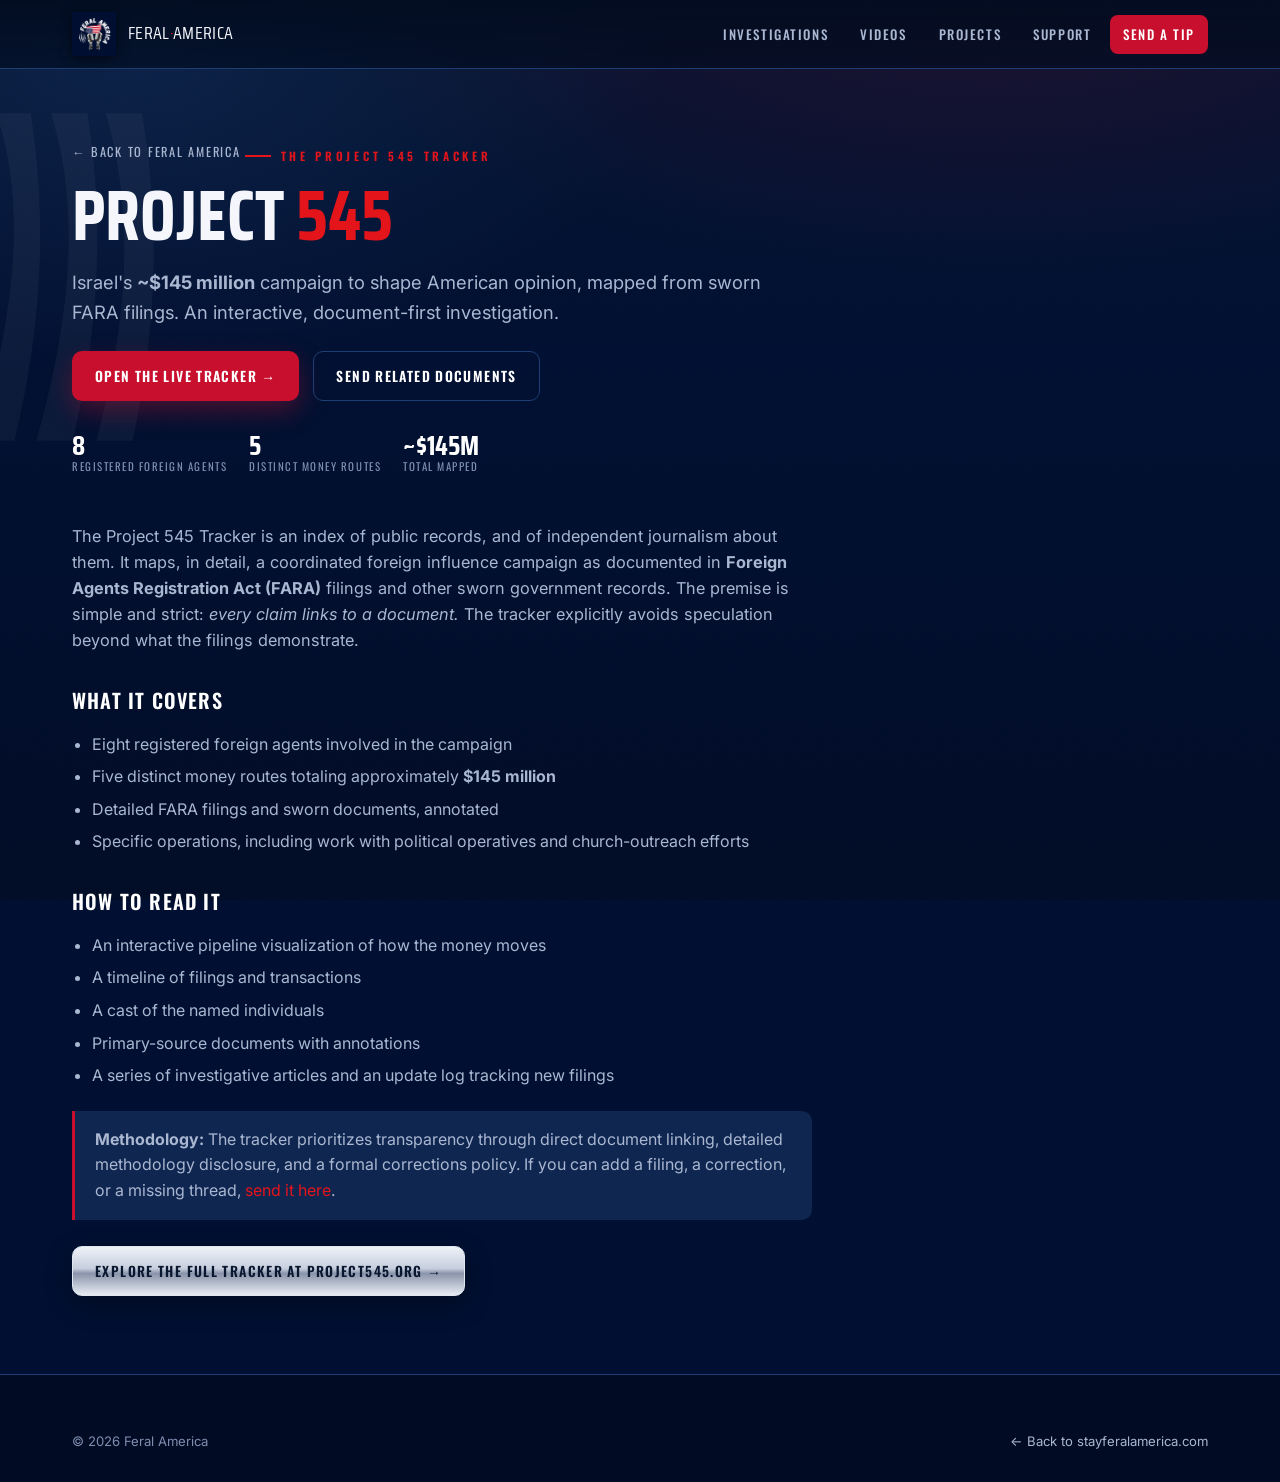
<file: project545.html>
<!DOCTYPE html>
<html lang="en">
<head>
<meta charset="UTF-8">
<meta name="viewport" content="width=device-width, initial-scale=1">
<title>Project 545 Tracker | Feral America</title>
<meta name="description" content="Israel's ~$145M campaign to shape American opinion, mapped from sworn FARA filings. Eight registered agents, five money routes. Every claim links to a document.">
<link rel="canonical" href="https://stayferalamerica.com/project545.html">
<meta property="og:title" content="The Project 545 Tracker | Feral America">
<meta property="og:description" content="Israel's ~$145M influence campaign, mapped from sworn FARA filings. Every claim links to a document.">
<meta property="og:image" content="https://stayferalamerica.com/feral-logo.png">
<link rel="icon" type="image/png" sizes="32x32" href="favicon-32.png">
<link rel="apple-touch-icon" href="apple-touch-icon.png">
<link rel="preconnect" href="https://fonts.googleapis.com">
<link rel="preconnect" href="https://fonts.gstatic.com" crossorigin>
<link href="https://fonts.googleapis.com/css2?family=Anton&family=Oswald:wght@400;500;600;700&family=Inter:wght@400;500;600&display=swap" rel="stylesheet">
<link rel="stylesheet" href="styles.css">
</head>
<body>

<header class="nav">
  <div class="nav-inner">
    <a class="brand" href="index.html">
      <img src="feral-logo.png" alt="Feral America logo">
      <span>FERAL<b>·</b>AMERICA</span>
    </a>
    <button class="nav-toggle" aria-label="Menu">☰</button>
    <nav class="nav-links">
      <a href="index.html#investigations">Investigations</a>
      <a href="index.html#videos">Videos</a>
      <a href="index.html#projects">Projects</a>
      <a href="index.html#support">Support</a>
      <a class="nav-cta" href="index.html#request">Send a Tip</a>
    </nav>
  </div>
</header>

<section class="page-hero">
  <div class="claw" style="top:10%;left:-40px" aria-hidden="true">
    <svg width="200" height="330" viewBox="0 0 220 360"><g>
      <path d="M40 0 C70 90 66 200 20 360 L60 360 C96 210 92 96 78 0 Z"/>
      <path d="M100 0 C130 96 126 210 84 360 L124 360 C158 214 156 100 140 0 Z"/>
      <path d="M160 0 C190 100 188 214 150 360 L190 360 C220 218 218 104 200 0 Z"/>
    </g></svg>
  </div>
  <div class="wrap">
    <a class="back-link" href="index.html#projects">← Back to Feral America</a>
    <p class="eyebrow reveal in">The Project 545 Tracker</p>
    <h1 class="reveal in">Project <span class="red">545</span></h1>
    <p class="lead reveal in" style="font-size:1.15rem">Israel's <strong>~$145 million</strong> campaign to shape American opinion, mapped from sworn FARA filings. An interactive, document-first investigation.</p>
    <div class="hero-cta reveal in" style="margin-top:24px">
      <a class="btn btn-red" href="https://project545.org" target="_blank" rel="noopener">Open the Live Tracker →</a>
      <a class="btn btn-ghost" href="index.html#request">Send Related Documents</a>
    </div>
    <div class="hero-badges" style="margin-top:30px">
      <div class="hero-badge"><b>8</b><span>Registered Foreign Agents</span></div>
      <div class="hero-badge"><b>5</b><span>Distinct Money Routes</span></div>
      <div class="hero-badge"><b>~$145M</b><span>Total Mapped</span></div>
    </div>
  </div>
</section>

<section style="padding-top:20px">
  <div class="wrap">
    <div class="prose reveal">
      <p>The Project 545 Tracker is an index of public records, and of independent journalism about them. It maps, in detail, a coordinated foreign influence campaign as documented in <strong>Foreign Agents Registration Act (FARA)</strong> filings and other sworn government records. The premise is simple and strict: <em>every claim links to a document.</em> The tracker explicitly avoids speculation beyond what the filings demonstrate.</p>

      <h3>What it covers</h3>
      <ul>
        <li>Eight registered foreign agents involved in the campaign</li>
        <li>Five distinct money routes totaling approximately <strong>$145 million</strong></li>
        <li>Detailed FARA filings and sworn documents, annotated</li>
        <li>Specific operations, including work with political operatives and church-outreach efforts</li>
      </ul>

      <h3>How to read it</h3>
      <ul>
        <li>An interactive pipeline visualization of how the money moves</li>
        <li>A timeline of filings and transactions</li>
        <li>A cast of the named individuals</li>
        <li>Primary-source documents with annotations</li>
        <li>A series of investigative articles and an update log tracking new filings</li>
      </ul>

      <div class="callout">
        <strong>Methodology:</strong> The tracker prioritizes transparency through direct document linking, detailed methodology disclosure, and a formal corrections policy. If you can add a filing, a correction, or a missing thread, <a href="index.html#request" style="color:var(--red-bright)">send it here</a>.
      </div>

      <div class="hero-cta" style="margin-top:26px">
        <a class="btn btn-chrome" href="https://project545.org" target="_blank" rel="noopener">Explore the full tracker at project545.org →</a>
      </div>
    </div>
  </div>
</section>

<footer class="site">
  <div class="wrap">
    <div class="foot-bottom" style="border:0;padding-top:0">
      <span>© <span id="year">2026</span> Feral America</span>
      <a href="index.html" style="color:var(--muted)">← Back to stayferalamerica.com</a>
    </div>
  </div>
</footer>

<script src="main.js"></script>
</body>
</html>
</file>
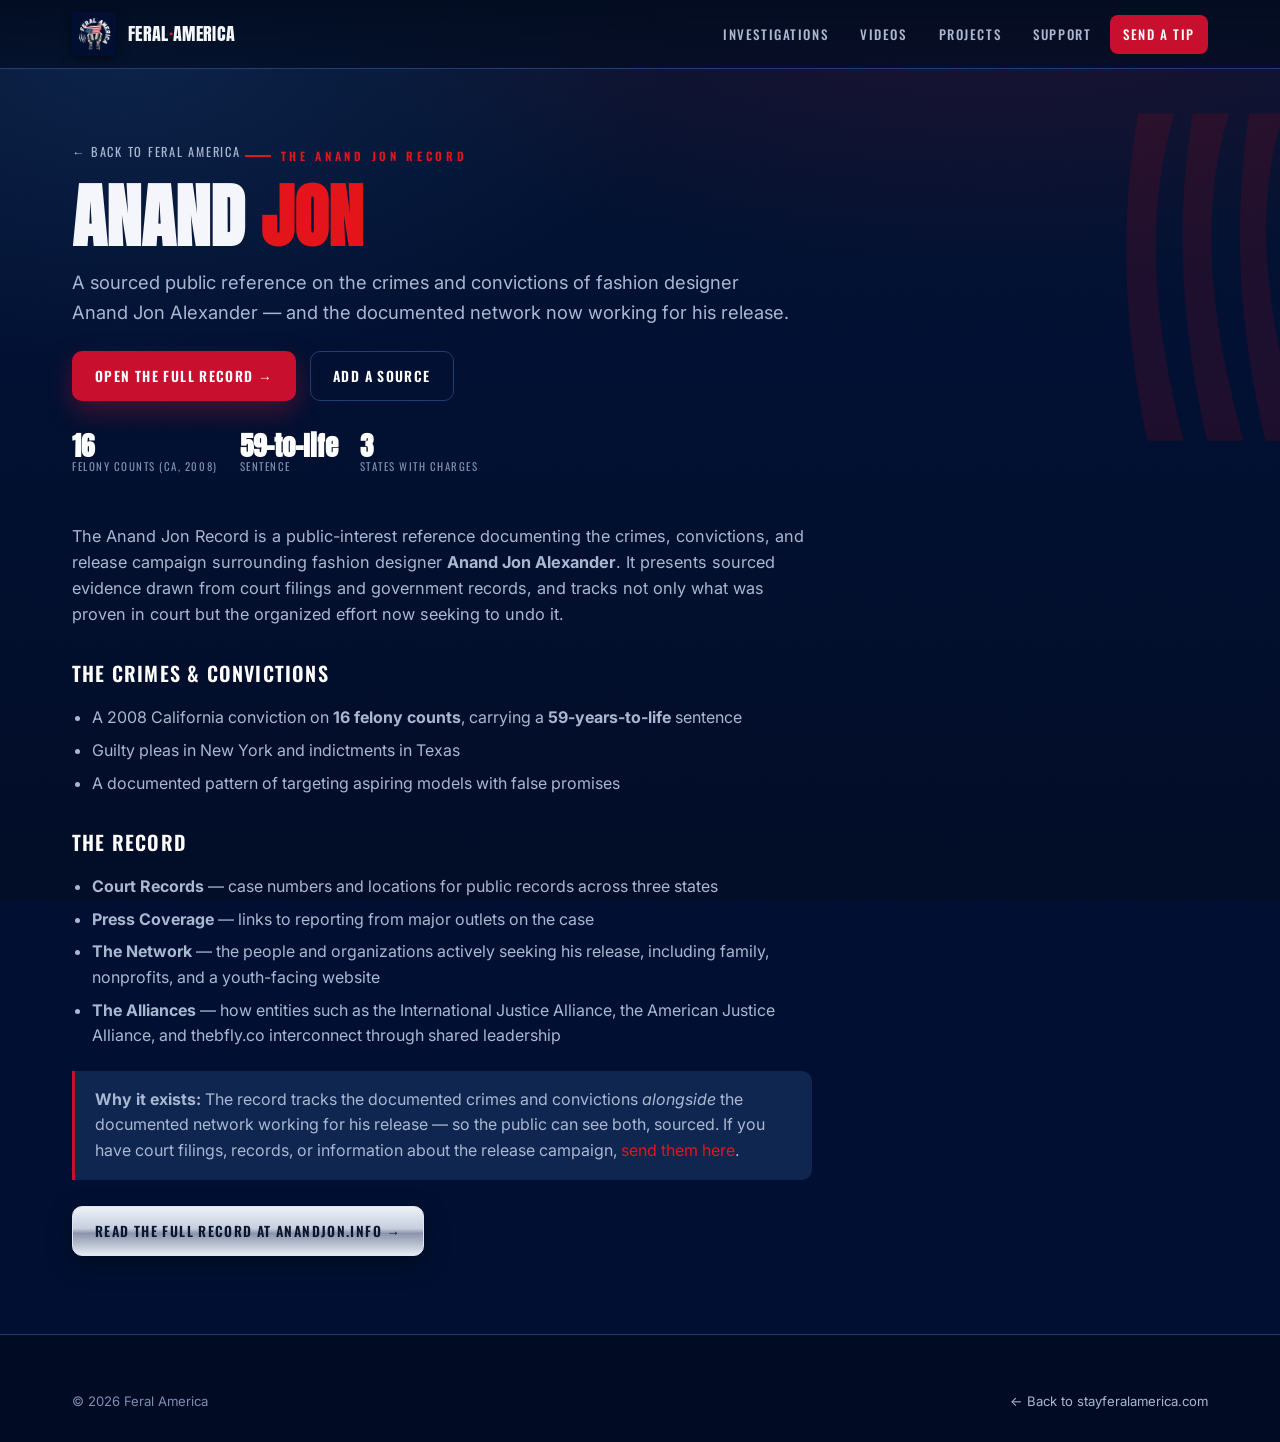
<file: stayferalamerica/anandjon.html>
<!DOCTYPE html>
<html lang="en">
<head>
<meta charset="UTF-8">
<meta name="viewport" content="width=device-width, initial-scale=1">
<title>The Anand Jon Record — Feral America</title>
<meta name="description" content="A sourced public reference on the crimes and convictions of fashion designer Anand Jon Alexander, and the documented network working for his release. An investigation by Feral America.">
<link rel="canonical" href="https://stayferalamerica.com/anandjon.html">
<meta property="og:title" content="The Anand Jon Record — Feral America">
<meta property="og:description" content="A sourced public reference on the crimes, convictions, and release campaign surrounding Anand Jon Alexander.">
<meta property="og:image" content="https://stayferalamerica.com/assets/feral-logo.png">
<link rel="icon" type="image/png" sizes="32x32" href="assets/favicon-32.png">
<link rel="apple-touch-icon" href="assets/apple-touch-icon.png">
<link rel="preconnect" href="https://fonts.googleapis.com">
<link rel="preconnect" href="https://fonts.gstatic.com" crossorigin>
<link href="https://fonts.googleapis.com/css2?family=Anton&family=Oswald:wght@400;500;600;700&family=Inter:wght@400;500;600&display=swap" rel="stylesheet">
<link rel="stylesheet" href="css/styles.css">
</head>
<body>

<header class="nav">
  <div class="nav-inner">
    <a class="brand" href="index.html">
      <img src="assets/feral-logo.png" alt="Feral America logo">
      <span>FERAL<b>·</b>AMERICA</span>
    </a>
    <button class="nav-toggle" aria-label="Menu">☰</button>
    <nav class="nav-links">
      <a href="index.html#investigations">Investigations</a>
      <a href="index.html#videos">Videos</a>
      <a href="index.html#projects">Projects</a>
      <a href="index.html#support">Support</a>
      <a class="nav-cta" href="index.html#request">Send a Tip</a>
    </nav>
  </div>
</header>

<section class="page-hero">
  <div class="claw red" style="top:10%;right:-40px;transform:scaleX(-1)" aria-hidden="true">
    <svg width="200" height="330" viewBox="0 0 220 360"><g>
      <path d="M40 0 C70 90 66 200 20 360 L60 360 C96 210 92 96 78 0 Z"/>
      <path d="M100 0 C130 96 126 210 84 360 L124 360 C158 214 156 100 140 0 Z"/>
      <path d="M160 0 C190 100 188 214 150 360 L190 360 C220 218 218 104 200 0 Z"/>
    </g></svg>
  </div>
  <div class="wrap">
    <a class="back-link" href="index.html#projects">← Back to Feral America</a>
    <p class="eyebrow reveal in">The Anand Jon Record</p>
    <h1 class="reveal in">Anand <span class="red">Jon</span></h1>
    <p class="lead reveal in" style="font-size:1.15rem">A sourced public reference on the crimes and convictions of fashion designer Anand Jon Alexander — and the documented network now working for his release.</p>
    <div class="hero-cta reveal in" style="margin-top:24px">
      <a class="btn btn-red" href="https://anandjon.info" target="_blank" rel="noopener">Open the Full Record →</a>
      <a class="btn btn-ghost" href="index.html#request">Add a Source</a>
    </div>
    <div class="hero-badges" style="margin-top:30px">
      <div class="hero-badge"><b>16</b><span>Felony Counts (CA, 2008)</span></div>
      <div class="hero-badge"><b>59-to-life</b><span>Sentence</span></div>
      <div class="hero-badge"><b>3</b><span>States With Charges</span></div>
    </div>
  </div>
</section>

<section style="padding-top:20px">
  <div class="wrap">
    <div class="prose reveal">
      <p>The Anand Jon Record is a public-interest reference documenting the crimes, convictions, and release campaign surrounding fashion designer <strong>Anand Jon Alexander</strong>. It presents sourced evidence drawn from court filings and government records, and tracks not only what was proven in court but the organized effort now seeking to undo it.</p>

      <h3>The crimes &amp; convictions</h3>
      <ul>
        <li>A 2008 California conviction on <strong>16 felony counts</strong>, carrying a <strong>59-years-to-life</strong> sentence</li>
        <li>Guilty pleas in New York and indictments in Texas</li>
        <li>A documented pattern of targeting aspiring models with false promises</li>
      </ul>

      <h3>The record</h3>
      <ul>
        <li><strong>Court Records</strong> — case numbers and locations for public records across three states</li>
        <li><strong>Press Coverage</strong> — links to reporting from major outlets on the case</li>
        <li><strong>The Network</strong> — the people and organizations actively seeking his release, including family, nonprofits, and a youth-facing website</li>
        <li><strong>The Alliances</strong> — how entities such as the International Justice Alliance, the American Justice Alliance, and thebfly.co interconnect through shared leadership</li>
      </ul>

      <div class="callout">
        <strong>Why it exists:</strong> The record tracks the documented crimes and convictions <em>alongside</em> the documented network working for his release — so the public can see both, sourced. If you have court filings, records, or information about the release campaign, <a href="index.html#request" style="color:var(--red-bright)">send them here</a>.
      </div>

      <div class="hero-cta" style="margin-top:26px">
        <a class="btn btn-chrome" href="https://anandjon.info" target="_blank" rel="noopener">Read the full record at anandjon.info →</a>
      </div>
    </div>
  </div>
</section>

<footer class="site">
  <div class="wrap">
    <div class="foot-bottom" style="border:0;padding-top:0">
      <span>© <span id="year">2026</span> Feral America</span>
      <a href="index.html" style="color:var(--muted)">← Back to stayferalamerica.com</a>
    </div>
  </div>
</footer>

<script src="js/main.js"></script>
</body>
</html>
</file>
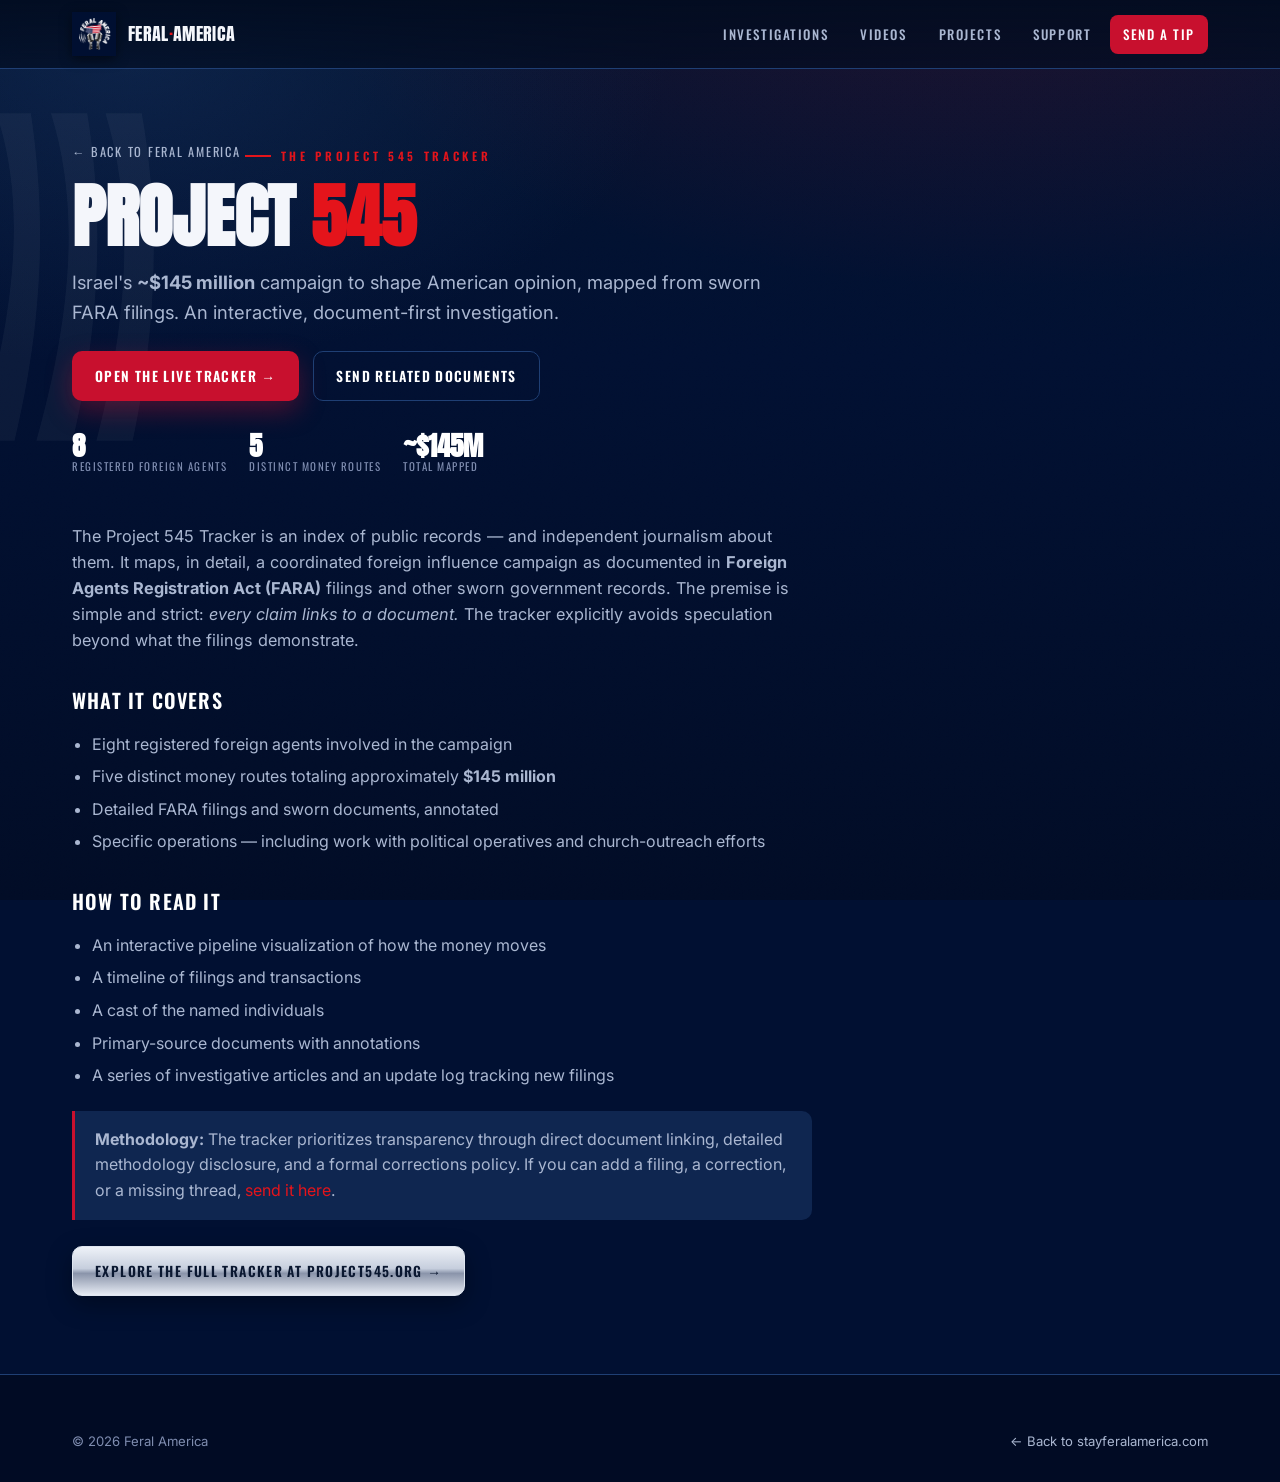
<file: stayferalamerica/project545.html>
<!DOCTYPE html>
<html lang="en">
<head>
<meta charset="UTF-8">
<meta name="viewport" content="width=device-width, initial-scale=1">
<title>Project 545 Tracker — Feral America</title>
<meta name="description" content="Israel's ~$145M campaign to shape American opinion, mapped from sworn FARA filings. Eight registered agents, five money routes — every claim links to a document. An investigation by Feral America.">
<link rel="canonical" href="https://stayferalamerica.com/project545.html">
<meta property="og:title" content="The Project 545 Tracker — Feral America">
<meta property="og:description" content="Israel's ~$145M influence campaign, mapped from sworn FARA filings. Every claim links to a document.">
<meta property="og:image" content="https://stayferalamerica.com/assets/feral-logo.png">
<link rel="icon" type="image/png" sizes="32x32" href="assets/favicon-32.png">
<link rel="apple-touch-icon" href="assets/apple-touch-icon.png">
<link rel="preconnect" href="https://fonts.googleapis.com">
<link rel="preconnect" href="https://fonts.gstatic.com" crossorigin>
<link href="https://fonts.googleapis.com/css2?family=Anton&family=Oswald:wght@400;500;600;700&family=Inter:wght@400;500;600&display=swap" rel="stylesheet">
<link rel="stylesheet" href="css/styles.css">
</head>
<body>

<header class="nav">
  <div class="nav-inner">
    <a class="brand" href="index.html">
      <img src="assets/feral-logo.png" alt="Feral America logo">
      <span>FERAL<b>·</b>AMERICA</span>
    </a>
    <button class="nav-toggle" aria-label="Menu">☰</button>
    <nav class="nav-links">
      <a href="index.html#investigations">Investigations</a>
      <a href="index.html#videos">Videos</a>
      <a href="index.html#projects">Projects</a>
      <a href="index.html#support">Support</a>
      <a class="nav-cta" href="index.html#request">Send a Tip</a>
    </nav>
  </div>
</header>

<section class="page-hero">
  <div class="claw" style="top:10%;left:-40px" aria-hidden="true">
    <svg width="200" height="330" viewBox="0 0 220 360"><g>
      <path d="M40 0 C70 90 66 200 20 360 L60 360 C96 210 92 96 78 0 Z"/>
      <path d="M100 0 C130 96 126 210 84 360 L124 360 C158 214 156 100 140 0 Z"/>
      <path d="M160 0 C190 100 188 214 150 360 L190 360 C220 218 218 104 200 0 Z"/>
    </g></svg>
  </div>
  <div class="wrap">
    <a class="back-link" href="index.html#projects">← Back to Feral America</a>
    <p class="eyebrow reveal in">The Project 545 Tracker</p>
    <h1 class="reveal in">Project <span class="red">545</span></h1>
    <p class="lead reveal in" style="font-size:1.15rem">Israel's <strong>~$145 million</strong> campaign to shape American opinion, mapped from sworn FARA filings. An interactive, document-first investigation.</p>
    <div class="hero-cta reveal in" style="margin-top:24px">
      <a class="btn btn-red" href="https://project545.org" target="_blank" rel="noopener">Open the Live Tracker →</a>
      <a class="btn btn-ghost" href="index.html#request">Send Related Documents</a>
    </div>
    <div class="hero-badges" style="margin-top:30px">
      <div class="hero-badge"><b>8</b><span>Registered Foreign Agents</span></div>
      <div class="hero-badge"><b>5</b><span>Distinct Money Routes</span></div>
      <div class="hero-badge"><b>~$145M</b><span>Total Mapped</span></div>
    </div>
  </div>
</section>

<section style="padding-top:20px">
  <div class="wrap">
    <div class="prose reveal">
      <p>The Project 545 Tracker is an index of public records — and independent journalism about them. It maps, in detail, a coordinated foreign influence campaign as documented in <strong>Foreign Agents Registration Act (FARA)</strong> filings and other sworn government records. The premise is simple and strict: <em>every claim links to a document.</em> The tracker explicitly avoids speculation beyond what the filings demonstrate.</p>

      <h3>What it covers</h3>
      <ul>
        <li>Eight registered foreign agents involved in the campaign</li>
        <li>Five distinct money routes totaling approximately <strong>$145 million</strong></li>
        <li>Detailed FARA filings and sworn documents, annotated</li>
        <li>Specific operations — including work with political operatives and church-outreach efforts</li>
      </ul>

      <h3>How to read it</h3>
      <ul>
        <li>An interactive pipeline visualization of how the money moves</li>
        <li>A timeline of filings and transactions</li>
        <li>A cast of the named individuals</li>
        <li>Primary-source documents with annotations</li>
        <li>A series of investigative articles and an update log tracking new filings</li>
      </ul>

      <div class="callout">
        <strong>Methodology:</strong> The tracker prioritizes transparency through direct document linking, detailed methodology disclosure, and a formal corrections policy. If you can add a filing, a correction, or a missing thread, <a href="index.html#request" style="color:var(--red-bright)">send it here</a>.
      </div>

      <div class="hero-cta" style="margin-top:26px">
        <a class="btn btn-chrome" href="https://project545.org" target="_blank" rel="noopener">Explore the full tracker at project545.org →</a>
      </div>
    </div>
  </div>
</section>

<footer class="site">
  <div class="wrap">
    <div class="foot-bottom" style="border:0;padding-top:0">
      <span>© <span id="year">2026</span> Feral America</span>
      <a href="index.html" style="color:var(--muted)">← Back to stayferalamerica.com</a>
    </div>
  </div>
</footer>

<script src="js/main.js"></script>
</body>
</html>
</file>
<file: stayferalamerica/css/styles.css>
/* =========================================================
   FERAL AMERICA — stayferalamerica.com
   Design system built from the Feral America logo
   Navy #011032 · Flag Red · White · Chrome
   ========================================================= */

:root{
  /* Core palette (sampled from logo) */
  --navy-deepest:#011032;
  --navy:#08193a;
  --navy-panel:#0f2650;
  --navy-panel-2:#13305f;
  --navy-line:#1f3f74;
  --ink:#f4f6fb;
  --muted:#aab7d1;
  --muted-dim:#7f8db0;

  --red:#c8102e;
  --red-bright:#e4141b;
  --red-deep:#8f0b20;

  --silver:#c6cedd;
  --silver-dark:#8a94aa;
  --chrome-grad:linear-gradient(180deg,#eef2f8 0%,#c6cedd 45%,#8a94aa 55%,#e7ecf4 100%);

  --star-blue:#0a3161;

  /* Type */
  --display:"Anton",Impact,"Arial Narrow",sans-serif;
  --stencil:"Oswald",sans-serif;
  --body:"Inter","Helvetica Neue",Arial,sans-serif;

  --radius:14px;
  --radius-sm:9px;
  --shadow:0 18px 46px rgba(0,0,0,.45);
  --shadow-soft:0 8px 24px rgba(0,0,0,.35);
  --maxw:1180px;
  --ease:cubic-bezier(.2,.7,.2,1);
}

*{box-sizing:border-box}
html{scroll-behavior:smooth;-webkit-text-size-adjust:100%}
body{
  margin:0;
  font-family:var(--body);
  color:var(--ink);
  background:var(--navy-deepest);
  line-height:1.6;
  overflow-x:hidden;
  /* subtle grain + radial glow */
  background-image:
    radial-gradient(1200px 600px at 78% -8%, rgba(200,16,46,.16), transparent 60%),
    radial-gradient(900px 520px at 10% 6%, rgba(31,63,116,.35), transparent 60%),
    linear-gradient(180deg,#02132f 0%, #011032 40%, #010c26 100%);
  background-attachment:fixed;
}
img{max-width:100%;display:block}
a{color:inherit;text-decoration:none}
::selection{background:var(--red);color:#fff}

/* Grain overlay */
body::before{
  content:"";position:fixed;inset:0;pointer-events:none;z-index:1;opacity:.05;
  background-image:url("data:image/svg+xml;utf8,<svg xmlns='http://www.w3.org/2000/svg' width='120' height='120'><filter id='n'><feTurbulence type='fractalNoise' baseFrequency='0.85' numOctaves='2' stitchTiles='stitch'/></filter><rect width='100%25' height='100%25' filter='url(%23n)'/></svg>");
  mix-blend-mode:overlay;
}

/* ---------- Layout ---------- */
.wrap{max-width:var(--maxw);margin:0 auto;padding:0 22px;position:relative;z-index:2}
section{position:relative;z-index:2;padding:78px 0}
.section-head{display:flex;align-items:flex-end;justify-content:space-between;gap:20px;flex-wrap:wrap;margin-bottom:34px}
.eyebrow{
  font-family:var(--stencil);font-weight:600;letter-spacing:.32em;text-transform:uppercase;
  font-size:.72rem;color:var(--red-bright);display:inline-flex;align-items:center;gap:10px;margin:0 0 10px
}
.eyebrow::before{content:"";width:26px;height:2px;background:var(--red-bright);display:inline-block}
h2.title{
  font-family:var(--display);font-weight:400;text-transform:uppercase;letter-spacing:.01em;
  font-size:clamp(2rem,4.6vw,3.3rem);line-height:.98;margin:0;color:var(--ink)
}
.lead{color:var(--muted);max-width:60ch;font-size:1.02rem}

/* ---------- Claw marks ---------- */
.claw{position:absolute;pointer-events:none;opacity:.9;z-index:1}
.claw svg{display:block}
.claw path{fill:rgba(255,255,255,.05)}
.claw.red path{fill:rgba(228,20,27,.14)}

/* ---------- Nav ---------- */
header.nav{position:sticky;top:0;z-index:50;backdrop-filter:blur(10px);
  background:linear-gradient(180deg,rgba(2,12,32,.92),rgba(2,12,32,.66));
  border-bottom:1px solid var(--navy-line)}
.nav-inner{max-width:var(--maxw);margin:0 auto;padding:12px 22px;display:flex;align-items:center;gap:18px}
.brand{display:flex;align-items:center;gap:12px;font-family:var(--display);text-transform:uppercase;letter-spacing:.02em}
.brand img{width:44px;height:44px;object-fit:contain;filter:drop-shadow(0 3px 6px rgba(0,0,0,.5))}
.brand span{font-size:1.12rem;line-height:1}
.brand span b{color:var(--red-bright);font-weight:400}
.nav-links{margin-left:auto;display:flex;align-items:center;gap:6px}
.nav-links a{
  font-family:var(--stencil);font-weight:500;text-transform:uppercase;letter-spacing:.12em;font-size:.82rem;
  color:var(--muted);padding:9px 13px;border-radius:8px;transition:color .2s,background .2s}
.nav-links a:hover{color:#fff;background:rgba(255,255,255,.06)}
.nav-cta{background:var(--red)!important;color:#fff!important}
.nav-cta:hover{background:var(--red-bright)!important}
.nav-toggle{display:none;margin-left:auto;background:none;border:1px solid var(--navy-line);color:#fff;
  width:44px;height:40px;border-radius:9px;cursor:pointer;font-size:1.2rem}

/* ---------- Buttons ---------- */
.btn{
  display:inline-flex;align-items:center;gap:9px;cursor:pointer;
  font-family:var(--stencil);font-weight:600;text-transform:uppercase;letter-spacing:.1em;font-size:.86rem;
  padding:13px 22px;border-radius:10px;border:1px solid transparent;transition:transform .15s var(--ease),background .2s,box-shadow .2s}
.btn:hover{transform:translateY(-2px)}
.btn-red{background:var(--red);color:#fff;box-shadow:0 10px 26px rgba(200,16,46,.35)}
.btn-red:hover{background:var(--red-bright)}
.btn-ghost{background:transparent;color:#fff;border-color:var(--navy-line)}
.btn-ghost:hover{border-color:var(--silver);background:rgba(255,255,255,.05)}
.btn-chrome{background:var(--chrome-grad);color:#0a1730;border:1px solid #dfe6f0;box-shadow:var(--shadow-soft)}

/* ---------- Hero ---------- */
.hero{padding:64px 0 40px;position:relative;overflow:hidden}
.hero-grid{display:grid;grid-template-columns:1.15fr .85fr;gap:40px;align-items:center}
.hero h1{
  font-family:var(--display);font-weight:400;text-transform:uppercase;
  font-size:clamp(2.7rem,7vw,5.4rem);line-height:.92;margin:.1em 0 .2em;letter-spacing:.005em}
.hero h1 .stroke{color:transparent;-webkit-text-stroke:2px var(--silver);text-stroke:2px var(--silver)}
.hero h1 .red{color:var(--red-bright)}
.tagline{font-family:var(--stencil);font-weight:600;text-transform:uppercase;letter-spacing:.22em;
  color:var(--silver);font-size:clamp(.8rem,1.7vw,1.05rem);margin-bottom:18px}
.tagline b{color:var(--red-bright);font-weight:600}
.hero p.intro{color:var(--muted);font-size:1.08rem;max-width:52ch;margin:0 0 26px}
.hero-cta{display:flex;gap:14px;flex-wrap:wrap}
.hero-badges{display:flex;gap:22px;margin-top:30px;flex-wrap:wrap}
.hero-badge{display:flex;flex-direction:column;line-height:1.1}
.hero-badge b{font-family:var(--display);font-size:1.7rem;color:#fff}
.hero-badge span{font-family:var(--stencil);text-transform:uppercase;letter-spacing:.14em;font-size:.68rem;color:var(--muted-dim)}
.hero-art{position:relative;display:flex;justify-content:center;align-items:center}
.hero-art .halo{position:absolute;width:118%;height:118%;border-radius:50%;
  background:radial-gradient(circle,rgba(200,16,46,.28),transparent 62%);filter:blur(6px)}
.hero-art img{width:min(430px,86%);position:relative;filter:drop-shadow(0 24px 50px rgba(0,0,0,.6))}

/* ---------- Cards / grids ---------- */
.grid{display:grid;gap:22px}
.grid.cols-3{grid-template-columns:repeat(3,1fr)}
.grid.cols-2{grid-template-columns:repeat(2,1fr)}

.card{
  background:linear-gradient(180deg,var(--navy-panel),var(--navy));
  border:1px solid var(--navy-line);border-radius:var(--radius);overflow:hidden;
  display:flex;flex-direction:column;transition:transform .2s var(--ease),border-color .2s,box-shadow .2s;position:relative}
.card:hover{transform:translateY(-4px);border-color:var(--red);box-shadow:var(--shadow)}
.card .thumb{aspect-ratio:16/9;background:#0a1c3d center/cover no-repeat;position:relative;overflow:hidden}
.card .thumb::after{content:"";position:absolute;inset:0;background:linear-gradient(180deg,transparent 55%,rgba(1,12,32,.7))}
.card .thumb.ph{display:flex;align-items:center;justify-content:center;background:linear-gradient(135deg,#0f2650,#08193a)}
.card .thumb.ph img{width:44%;opacity:.5}
.card .body{padding:18px 18px 20px;display:flex;flex-direction:column;gap:10px;flex:1}
.card .kicker{font-family:var(--stencil);text-transform:uppercase;letter-spacing:.16em;font-size:.66rem;color:var(--red-bright)}
.card h3{font-family:var(--stencil);font-weight:600;font-size:1.12rem;line-height:1.25;margin:0;color:#fff}
.card p{color:var(--muted);font-size:.92rem;margin:0;flex:1}
.card .meta{display:flex;align-items:center;gap:10px;color:var(--muted-dim);font-size:.78rem;
  font-family:var(--stencil);text-transform:uppercase;letter-spacing:.1em}
.card .go{font-family:var(--stencil);text-transform:uppercase;letter-spacing:.12em;font-size:.78rem;
  color:var(--silver);display:inline-flex;align-items:center;gap:7px;margin-top:4px}
.card:hover .go{color:var(--red-bright)}
.play{position:absolute;left:14px;bottom:14px;width:46px;height:46px;border-radius:50%;
  background:rgba(200,16,46,.92);display:flex;align-items:center;justify-content:center;box-shadow:0 6px 18px rgba(0,0,0,.5);z-index:2}
.play svg{width:18px;height:18px;fill:#fff;margin-left:2px}

.feed-status{grid-column:1/-1;text-align:center;color:var(--muted-dim);padding:26px;
  font-family:var(--stencil);letter-spacing:.14em;text-transform:uppercase;font-size:.82rem}
.skeleton{background:linear-gradient(90deg,#0f2650,#16346a,#0f2650);background-size:200% 100%;
  animation:shimmer 1.3s infinite;min-height:280px;border-radius:var(--radius);border:1px solid var(--navy-line)}
@keyframes shimmer{0%{background-position:200% 0}100%{background-position:-200% 0}}

/* ---------- Projects ---------- */
.proj{display:grid;grid-template-columns:repeat(2,1fr);gap:22px}
.proj-card{position:relative;border-radius:var(--radius);overflow:hidden;border:1px solid var(--navy-line);
  background:linear-gradient(155deg,var(--navy-panel-2),var(--navy));padding:30px;min-height:230px;display:flex;flex-direction:column;
  transition:transform .2s var(--ease),border-color .2s,box-shadow .2s}
.proj-card:hover{transform:translateY(-4px);border-color:var(--red);box-shadow:var(--shadow)}
.proj-card .tag{font-family:var(--stencil);text-transform:uppercase;letter-spacing:.16em;font-size:.66rem;color:var(--red-bright);margin-bottom:12px}
.proj-card h3{font-family:var(--display);text-transform:uppercase;font-size:1.7rem;margin:0 0 8px;line-height:1}
.proj-card p{color:var(--muted);margin:0 0 18px;flex:1;font-size:.95rem}
.proj-card .row{display:flex;gap:12px;flex-wrap:wrap}
.proj-card .stat{font-family:var(--display);font-size:1.4rem;color:#fff}
.proj-card .statlbl{color:var(--muted-dim);font-size:.72rem;font-family:var(--stencil);text-transform:uppercase;letter-spacing:.12em}

/* ---------- Support ---------- */
.support{background:linear-gradient(160deg,var(--navy-panel-2),var(--navy-deepest));
  border-top:1px solid var(--navy-line);border-bottom:1px solid var(--navy-line)}
.support-grid{display:grid;grid-template-columns:1.1fr .9fr;gap:36px;align-items:center}
.donate-box{background:var(--navy);border:1px solid var(--navy-line);border-radius:var(--radius);padding:26px;text-align:center}
.donate-box img.qr{width:190px;margin:0 auto 16px;border-radius:12px;border:6px solid #f4f6fb;background:#fff}
.venmo-handle{font-family:var(--stencil);font-weight:600;font-size:1.15rem;color:#fff;letter-spacing:.04em}
.venmo-blue{color:#3d95ce}

/* ---------- Forms ---------- */
.form-card{background:linear-gradient(180deg,var(--navy-panel),var(--navy));border:1px solid var(--navy-line);
  border-radius:var(--radius);padding:30px}
.field{margin-bottom:16px;display:flex;flex-direction:column;gap:7px}
.field label{font-family:var(--stencil);text-transform:uppercase;letter-spacing:.12em;font-size:.74rem;color:var(--silver)}
.field input,.field textarea,.field select{
  background:#061634;border:1px solid var(--navy-line);border-radius:9px;color:#fff;padding:12px 14px;font-family:var(--body);font-size:.96rem;transition:border-color .2s,box-shadow .2s}
.field input:focus,.field textarea:focus,.field select:focus{outline:none;border-color:var(--red);box-shadow:0 0 0 3px rgba(200,16,46,.2)}
.field textarea{min-height:130px;resize:vertical}
.form-note{color:var(--muted-dim);font-size:.82rem;margin-top:10px}
.secure{display:inline-flex;align-items:center;gap:7px;color:var(--muted);font-size:.82rem;font-family:var(--stencil);letter-spacing:.06em;text-transform:uppercase}

/* ---------- Footer ---------- */
footer.site{background:#010b24;border-top:1px solid var(--navy-line);padding:56px 0 30px;position:relative;z-index:2}
.foot-grid{display:grid;grid-template-columns:1.4fr 1fr 1fr;gap:30px;margin-bottom:34px}
.foot-brand{display:flex;align-items:center;gap:12px;margin-bottom:14px}
.foot-brand img{width:52px}
.foot-brand b{font-family:var(--display);text-transform:uppercase;font-size:1.3rem}
.foot h4{font-family:var(--stencil);text-transform:uppercase;letter-spacing:.16em;font-size:.78rem;color:var(--silver);margin:0 0 14px}
.foot a{color:var(--muted);display:block;padding:5px 0;transition:color .2s;font-size:.94rem}
.foot a:hover{color:var(--red-bright)}
.socials{display:flex;gap:12px;flex-wrap:wrap;margin-top:8px}
.social-btn{width:46px;height:46px;border-radius:11px;border:1px solid var(--navy-line);display:flex;align-items:center;justify-content:center;
  background:var(--navy-panel);transition:transform .15s var(--ease),border-color .2s,background .2s}
.social-btn:hover{transform:translateY(-3px);border-color:var(--red);background:var(--navy-panel-2)}
.social-btn svg{width:22px;height:22px;fill:var(--silver)}
.social-btn:hover svg{fill:#fff}
.foot-bottom{border-top:1px solid var(--navy-line);padding-top:20px;display:flex;justify-content:space-between;gap:14px;flex-wrap:wrap;
  color:var(--muted-dim);font-size:.82rem}

/* ---------- Reveal ---------- */
.reveal{opacity:0;transform:translateY(22px);transition:opacity .6s var(--ease),transform .6s var(--ease)}
.reveal.in{opacity:1;transform:none}

/* ---------- Subpage hero ---------- */
.page-hero{padding:70px 0 30px;position:relative;overflow:hidden}
.page-hero h1{font-family:var(--display);text-transform:uppercase;font-size:clamp(2.4rem,6vw,4.4rem);line-height:.95;margin:.1em 0 .2em}
.page-hero .red{color:var(--red-bright)}
.back-link{font-family:var(--stencil);text-transform:uppercase;letter-spacing:.14em;font-size:.78rem;color:var(--muted);display:inline-flex;gap:8px;align-items:center;margin-bottom:14px}
.back-link:hover{color:var(--red-bright)}
.prose{max-width:74ch}
.prose p{color:var(--muted);margin:0 0 16px;font-size:1.02rem}
.prose h3{font-family:var(--stencil);font-weight:600;text-transform:uppercase;letter-spacing:.06em;color:#fff;margin:30px 0 10px;font-size:1.25rem}
.prose ul{color:var(--muted);padding-left:20px}
.prose li{margin:7px 0}
.callout{background:var(--navy-panel);border-left:3px solid var(--red);border-radius:0 10px 10px 0;padding:16px 20px;margin:22px 0;color:var(--muted)}

/* ---------- Responsive ---------- */
@media(max-width:900px){
  .hero-grid{grid-template-columns:1fr;text-align:center}
  .hero-art{order:-1}
  .hero-cta,.hero-badges{justify-content:center}
  .hero p.intro{margin-left:auto;margin-right:auto}
  .support-grid,.grid.cols-3,.grid.cols-2,.proj,.foot-grid{grid-template-columns:1fr}
  .nav-links{display:none;position:absolute;top:100%;left:0;right:0;flex-direction:column;align-items:stretch;
    background:#02122e;border-bottom:1px solid var(--navy-line);padding:10px 16px 16px}
  .nav-links.open{display:flex}
  .nav-links a{padding:12px 10px}
  .nav-toggle{display:block}
}
@media(max-width:560px){
  section{padding:56px 0}
  .foot-bottom{flex-direction:column}
}
@media(prefers-reduced-motion:reduce){*{animation:none!important;transition:none!important}.reveal{opacity:1;transform:none}}
</file>
<file: styles.css>
@import url("https://fonts.googleapis.com/css2?family=Saira+Condensed:wght@600;700&display=swap");
/* =========================================================
   FERAL AMERICA : stayferalamerica.com
   Design system built from the Feral America logo
   Navy #011032 · Flag Red · White · Chrome
   ========================================================= */

:root{
  /* Core palette (sampled from logo) */
  --navy-deepest:#011032;
  --navy:#08193a;
  --navy-panel:#0f2650;
  --navy-panel-2:#13305f;
  --navy-line:#1f3f74;
  --ink:#f4f6fb;
  --muted:#aab7d1;
  --muted-dim:#7f8db0;

  --red:#c8102e;
  --red-bright:#e4141b;
  --red-deep:#8f0b20;

  --silver:#c6cedd;
  --silver-dark:#8a94aa;
  --chrome-grad:linear-gradient(180deg,#eef2f8 0%,#c6cedd 45%,#8a94aa 55%,#e7ecf4 100%);

  --star-blue:#0a3161;

  /* Type */
  --display:"Saira Condensed","Arial Narrow",sans-serif;
  --stencil:"Oswald",sans-serif;
  --body:"Inter","Helvetica Neue",Arial,sans-serif;

  --radius:14px;
  --radius-sm:9px;
  --shadow:0 18px 46px rgba(0,0,0,.45);
  --shadow-soft:0 8px 24px rgba(0,0,0,.35);
  --maxw:1180px;
  --ease:cubic-bezier(.2,.7,.2,1);
}

*{box-sizing:border-box}
html{scroll-behavior:smooth;-webkit-text-size-adjust:100%}
body{
  margin:0;
  font-family:var(--body);
  color:var(--ink);
  background:var(--navy-deepest);
  line-height:1.6;
  overflow-x:hidden;
  /* subtle grain + radial glow */
  background-image:
    radial-gradient(1200px 600px at 78% -8%, rgba(200,16,46,.16), transparent 60%),
    radial-gradient(900px 520px at 10% 6%, rgba(31,63,116,.35), transparent 60%),
    linear-gradient(180deg,#02132f 0%, #011032 40%, #010c26 100%);
  background-attachment:fixed;
}
img{max-width:100%;display:block}
a{color:inherit;text-decoration:none}
::selection{background:var(--red);color:#fff}

/* Grain overlay */
body::before{
  content:"";position:fixed;inset:0;pointer-events:none;z-index:1;opacity:.05;
  background-image:url("data:image/svg+xml;utf8,<svg xmlns='http://www.w3.org/2000/svg' width='120' height='120'><filter id='n'><feTurbulence type='fractalNoise' baseFrequency='0.85' numOctaves='2' stitchTiles='stitch'/></filter><rect width='100%25' height='100%25' filter='url(%23n)'/></svg>");
  mix-blend-mode:overlay;
}

/* ---------- Layout ---------- */
.wrap{max-width:var(--maxw);margin:0 auto;padding:0 22px;position:relative;z-index:2}
section{position:relative;z-index:2;padding:78px 0;overflow-x:clip}
.section-head{display:flex;align-items:flex-end;justify-content:space-between;gap:20px;flex-wrap:wrap;margin-bottom:34px}
.eyebrow{
  font-family:var(--stencil);font-weight:600;letter-spacing:.32em;text-transform:uppercase;
  font-size:.72rem;color:var(--red-bright);display:inline-flex;align-items:center;gap:10px;margin:0 0 10px
}
.eyebrow::before{content:"";width:26px;height:2px;background:var(--red-bright);display:inline-block}
h2.title{
  font-family:var(--display);font-weight:400;text-transform:uppercase;letter-spacing:.01em;
  font-size:clamp(2rem,4.6vw,3.3rem);line-height:.98;margin:0;color:var(--ink)
}
.lead{color:var(--muted);max-width:60ch;font-size:1.02rem}

/* ---------- Claw marks ---------- */
.claw{position:absolute;pointer-events:none;opacity:.9;z-index:1}
.claw svg{display:block}
.claw path{fill:rgba(255,255,255,.05)}
.claw.red path{fill:rgba(228,20,27,.14)}

/* ---------- Nav ---------- */
header.nav{position:sticky;top:0;z-index:50;backdrop-filter:blur(10px);
  background:linear-gradient(180deg,rgba(2,12,32,.92),rgba(2,12,32,.66));
  border-bottom:1px solid var(--navy-line)}
.nav-inner{max-width:var(--maxw);margin:0 auto;padding:12px 22px;display:flex;align-items:center;gap:18px}
.brand{display:flex;align-items:center;gap:12px;font-family:var(--display);text-transform:uppercase;letter-spacing:.02em}
.brand img{width:44px;height:44px;object-fit:contain;filter:drop-shadow(0 3px 6px rgba(0,0,0,.5))}
.brand span{font-size:1.12rem;line-height:1}
.brand span b{color:var(--red-bright);font-weight:400}
.nav-links{margin-left:auto;display:flex;align-items:center;gap:6px}
.nav-links a{
  font-family:var(--stencil);font-weight:500;text-transform:uppercase;letter-spacing:.12em;font-size:.82rem;
  color:var(--muted);padding:9px 13px;border-radius:8px;transition:color .2s,background .2s}
.nav-links a:hover{color:#fff;background:rgba(255,255,255,.06)}
.nav-cta{background:var(--red)!important;color:#fff!important}
.nav-cta:hover{background:var(--red-bright)!important}
.nav-toggle{display:none;margin-left:auto;background:none;border:1px solid var(--navy-line);color:#fff;
  width:44px;height:40px;border-radius:9px;cursor:pointer;font-size:1.2rem}

/* ---------- Buttons ---------- */
.btn{
  display:inline-flex;align-items:center;gap:9px;cursor:pointer;
  font-family:var(--stencil);font-weight:600;text-transform:uppercase;letter-spacing:.1em;font-size:.86rem;
  padding:13px 22px;border-radius:10px;border:1px solid transparent;transition:transform .15s var(--ease),background .2s,box-shadow .2s}
.btn:hover{transform:translateY(-2px)}
.btn-red{background:var(--red);color:#fff;box-shadow:0 10px 26px rgba(200,16,46,.35)}
.btn-red:hover{background:var(--red-bright)}
.btn-ghost{background:transparent;color:#fff;border-color:var(--navy-line)}
.btn-ghost:hover{border-color:var(--silver);background:rgba(255,255,255,.05)}
.btn-chrome{background:var(--chrome-grad);color:#0a1730;border:1px solid #dfe6f0;box-shadow:var(--shadow-soft)}

/* ---------- Hero ---------- */
.hero{padding:64px 0 40px;position:relative;overflow:hidden}
.hero-grid{display:grid;grid-template-columns:1.15fr .85fr;gap:40px;align-items:center}
.hero h1{
  font-family:var(--display);font-weight:400;text-transform:uppercase;
  font-size:clamp(2.7rem,7vw,5.4rem);line-height:.92;margin:.1em 0 .2em;letter-spacing:.005em}
.hero h1 .stroke{color:transparent;-webkit-text-stroke:2px var(--silver);text-stroke:2px var(--silver)}
.hero h1 .red{color:var(--red-bright)}
.tagline{font-family:var(--stencil);font-weight:600;text-transform:uppercase;letter-spacing:.22em;
  color:var(--silver);font-size:clamp(.8rem,1.7vw,1.05rem);margin-bottom:18px}
.tagline b{color:var(--red-bright);font-weight:600}
.hero p.intro{color:var(--muted);font-size:1.08rem;max-width:52ch;margin:0 0 26px}
.hero-cta{display:flex;gap:14px;flex-wrap:wrap}
.hero-badges{display:flex;gap:22px;margin-top:30px;flex-wrap:wrap}
.hero-badge{display:flex;flex-direction:column;line-height:1.1}
.hero-badge b{font-family:var(--display);font-size:1.7rem;color:#fff}
.hero-badge span{font-family:var(--stencil);text-transform:uppercase;letter-spacing:.14em;font-size:.68rem;color:var(--muted-dim)}
.hero-art{position:relative;display:flex;justify-content:center;align-items:center}
.hero-art .halo{position:absolute;width:118%;height:118%;border-radius:50%;
  background:radial-gradient(circle,rgba(200,16,46,.28),transparent 62%);filter:blur(6px)}
.hero-art img{width:min(430px,86%);position:relative;filter:drop-shadow(0 24px 50px rgba(0,0,0,.6))}

/* ---------- Cards / grids ---------- */
.grid{display:grid;gap:22px}
.grid.cols-3{grid-template-columns:repeat(3,1fr)}
.grid.cols-2{grid-template-columns:repeat(2,1fr)}

.card{
  background:linear-gradient(180deg,var(--navy-panel),var(--navy));
  border:1px solid var(--navy-line);border-radius:var(--radius);overflow:hidden;
  display:flex;flex-direction:column;transition:transform .2s var(--ease),border-color .2s,box-shadow .2s;position:relative}
.card:hover{transform:translateY(-4px);border-color:var(--red);box-shadow:var(--shadow)}
/* Static info cards (mission): no click affordance */
.card.static{cursor:default}
.card.static:hover{transform:none;border-color:var(--navy-line);box-shadow:none}
.card .thumb{aspect-ratio:16/9;background:#0a1c3d center/cover no-repeat;position:relative;overflow:hidden}
.card .thumb::after{content:"";position:absolute;inset:0;background:linear-gradient(180deg,transparent 55%,rgba(1,12,32,.7))}
.card .thumb.ph{display:flex;align-items:center;justify-content:center;background:linear-gradient(135deg,#0f2650,#08193a)}
.card .thumb.ph img{width:44%;opacity:.5}
.card .body{padding:18px 18px 20px;display:flex;flex-direction:column;gap:10px;flex:1}
.card .kicker{font-family:var(--stencil);text-transform:uppercase;letter-spacing:.16em;font-size:.66rem;color:var(--red-bright)}
.card h3{font-family:var(--stencil);font-weight:600;font-size:1.12rem;line-height:1.25;margin:0;color:#fff}
.card p{color:var(--muted);font-size:.92rem;margin:0;flex:1}
.card .meta{display:flex;align-items:center;gap:10px;color:var(--muted-dim);font-size:.78rem;
  font-family:var(--stencil);text-transform:uppercase;letter-spacing:.1em}
.card .go{font-family:var(--stencil);text-transform:uppercase;letter-spacing:.12em;font-size:.78rem;
  color:var(--silver);display:inline-flex;align-items:center;gap:7px;margin-top:4px}
.card:hover .go{color:var(--red-bright)}
.play{position:absolute;left:14px;bottom:14px;width:46px;height:46px;border-radius:50%;
  background:rgba(200,16,46,.92);display:flex;align-items:center;justify-content:center;box-shadow:0 6px 18px rgba(0,0,0,.5);z-index:2}
.play svg{width:18px;height:18px;fill:#fff;margin-left:2px}

.feed-status{grid-column:1/-1;text-align:center;color:var(--muted-dim);padding:26px;
  font-family:var(--stencil);letter-spacing:.14em;text-transform:uppercase;font-size:.82rem}
.skeleton{background:linear-gradient(90deg,#0f2650,#16346a,#0f2650);background-size:200% 100%;
  animation:shimmer 1.3s infinite;min-height:280px;border-radius:var(--radius);border:1px solid var(--navy-line)}
@keyframes shimmer{0%{background-position:200% 0}100%{background-position:-200% 0}}

/* ---------- Projects ---------- */
.proj{display:grid;grid-template-columns:repeat(auto-fit,minmax(290px,1fr));gap:22px}
/* Videos: featured long-form (16:9) + two Shorts (9:16) */
.video-featured{max-width:900px;margin:0 auto}
.video-featured > iframe,
.vf-main .vf-frame{width:100%;aspect-ratio:16/9;display:block;border:1px solid var(--navy-line);border-radius:var(--radius);box-shadow:var(--shadow);background:#0a1c3d}
.vf-shorts{display:flex;gap:20px;justify-content:center;flex-wrap:wrap;margin-top:22px}
.vf-short{flex:0 0 auto}
.vf-short .vf-frame{width:260px;max-width:72vw;aspect-ratio:9/16;display:block;border:1px solid var(--navy-line);border-radius:var(--radius);box-shadow:var(--shadow-soft);background:#0a1c3d}
.video-featured .skeleton{min-height:0}
.proj-card{position:relative;border-radius:var(--radius);overflow:hidden;border:1px solid var(--navy-line);
  background:linear-gradient(155deg,var(--navy-panel-2),var(--navy));padding:30px;min-height:230px;display:flex;flex-direction:column;
  transition:transform .2s var(--ease),border-color .2s,box-shadow .2s}
.proj-card:hover{transform:translateY(-4px);border-color:var(--red);box-shadow:var(--shadow)}
.proj-card .tag{font-family:var(--stencil);text-transform:uppercase;letter-spacing:.16em;font-size:.66rem;color:var(--red-bright);margin-bottom:12px}
.proj-card h3{font-family:var(--display);text-transform:uppercase;font-size:1.7rem;margin:0 0 8px;line-height:1}
.proj-card p{color:var(--muted);margin:0 0 18px;flex:1;font-size:.95rem}
.proj-card .row{display:flex;gap:12px;flex-wrap:wrap}
.proj-card .stat{font-family:var(--display);font-size:1.4rem;color:#fff}
.proj-card .statlbl{color:var(--muted-dim);font-size:.72rem;font-family:var(--stencil);text-transform:uppercase;letter-spacing:.12em}

/* ---------- Support ---------- */
.support{background:linear-gradient(160deg,var(--navy-panel-2),var(--navy-deepest));
  border-top:1px solid var(--navy-line);border-bottom:1px solid var(--navy-line)}
.support-grid{display:grid;grid-template-columns:1.1fr .9fr;gap:36px;align-items:center}
.donate-box{background:var(--navy);border:1px solid var(--navy-line);border-radius:var(--radius);padding:26px;text-align:center}
.donate-box img.qr{width:190px;margin:0 auto 16px;border-radius:12px;border:6px solid #f4f6fb;background:#fff}
.venmo-handle{font-family:var(--stencil);font-weight:600;font-size:1.15rem;color:#fff;letter-spacing:.04em}
.venmo-blue{color:#3d95ce}
.btn-venmo{background:#2ea043;color:#fff;box-shadow:0 10px 26px rgba(46,160,67,.34)}
.btn-venmo:hover{background:#39b34d}

/* ---------- Forms ---------- */
.form-card{background:linear-gradient(180deg,var(--navy-panel),var(--navy));border:1px solid var(--navy-line);
  border-radius:var(--radius);padding:30px}
.field{margin-bottom:16px;display:flex;flex-direction:column;gap:7px}
.field label{font-family:var(--stencil);text-transform:uppercase;letter-spacing:.12em;font-size:.74rem;color:var(--silver)}
.field input,.field textarea,.field select{
  background:#061634;border:1px solid var(--navy-line);border-radius:9px;color:#fff;padding:12px 14px;font-family:var(--body);font-size:.96rem;transition:border-color .2s,box-shadow .2s}
.field input:focus,.field textarea:focus,.field select:focus{outline:none;border-color:var(--red);box-shadow:0 0 0 3px rgba(200,16,46,.2)}
.field textarea{min-height:130px;resize:vertical}
.form-note{color:var(--muted-dim);font-size:.82rem;margin-top:10px}
.secure{display:inline-flex;align-items:center;gap:7px;color:var(--muted);font-size:.82rem;font-family:var(--stencil);letter-spacing:.06em;text-transform:uppercase}

/* ---------- Footer ---------- */
footer.site{background:#010b24;border-top:1px solid var(--navy-line);padding:56px 0 30px;position:relative;z-index:2}
.foot-grid{display:grid;grid-template-columns:1.4fr 1fr 1fr;gap:30px;margin-bottom:34px}
.foot-brand{display:flex;align-items:center;gap:12px;margin-bottom:14px}
.foot-brand img{width:52px}
.foot-brand b{font-family:var(--display);text-transform:uppercase;font-size:1.3rem}
.foot h4{font-family:var(--stencil);text-transform:uppercase;letter-spacing:.16em;font-size:.78rem;color:var(--silver);margin:0 0 14px}
.foot a{color:var(--muted);display:block;padding:5px 0;transition:color .2s;font-size:.94rem}
.foot a:hover{color:var(--red-bright)}
.socials{display:flex;gap:12px;flex-wrap:wrap;margin-top:8px}
.social-btn{width:46px;height:46px;border-radius:11px;border:1px solid var(--navy-line);display:flex;align-items:center;justify-content:center;
  background:var(--navy-panel);transition:transform .15s var(--ease),border-color .2s,background .2s}
.social-btn:hover{transform:translateY(-3px);border-color:var(--red);background:var(--navy-panel-2)}
.social-btn svg{width:22px;height:22px;fill:var(--silver)}
.social-btn:hover svg{fill:#fff}
.foot-bottom{border-top:1px solid var(--navy-line);padding-top:20px;display:flex;justify-content:space-between;gap:14px;flex-wrap:wrap;
  color:var(--muted-dim);font-size:.82rem}

/* ---------- Reveal ---------- */
.reveal{opacity:0;transform:translateY(22px);transition:opacity .6s var(--ease),transform .6s var(--ease)}
.reveal.in{opacity:1;transform:none}

/* ---------- Subpage hero ---------- */
.page-hero{padding:70px 0 30px;position:relative;overflow:hidden}
.page-hero h1{font-family:var(--display);text-transform:uppercase;font-size:clamp(2.4rem,6vw,4.4rem);line-height:.95;margin:.1em 0 .2em}
.page-hero .red{color:var(--red-bright)}
.back-link{font-family:var(--stencil);text-transform:uppercase;letter-spacing:.14em;font-size:.78rem;color:var(--muted);display:inline-flex;gap:8px;align-items:center;margin-bottom:14px}
.back-link:hover{color:var(--red-bright)}
.prose{max-width:74ch}
.prose p{color:var(--muted);margin:0 0 16px;font-size:1.02rem}
.prose h3{font-family:var(--stencil);font-weight:600;text-transform:uppercase;letter-spacing:.06em;color:#fff;margin:30px 0 10px;font-size:1.25rem}
.prose ul{color:var(--muted);padding-left:20px}
.prose li{margin:7px 0}
.callout{background:var(--navy-panel);border-left:3px solid var(--red);border-radius:0 10px 10px 0;padding:16px 20px;margin:22px 0;color:var(--muted)}

/* ---------- Responsive ---------- */
@media(max-width:900px){
  .claw{display:none}
  .hero-grid{grid-template-columns:1fr;text-align:center}
  .hero-art{order:-1}
  .hero-cta,.hero-badges{justify-content:center}
  .hero p.intro{margin-left:auto;margin-right:auto}
  .support-grid,.grid.cols-3,.grid.cols-2,.proj,.foot-grid{grid-template-columns:1fr}
  .nav-links{display:none;position:absolute;top:100%;left:0;right:0;flex-direction:column;align-items:stretch;
    background:#02122e;border-bottom:1px solid var(--navy-line);padding:10px 16px 16px}
  .nav-links.open{display:flex}
  .nav-links a{padding:12px 10px}
  .nav-toggle{display:block}
}
@media(max-width:560px){
  section{padding:56px 0}
  .foot-bottom{flex-direction:column}
}
@media(prefers-reduced-motion:reduce){*{animation:none!important;transition:none!important}.reveal{opacity:1;transform:none}}


/* =========================================================
   Light sections + images (Oct 2026)
   ========================================================= */
.light{background:#f4f6fb;color:#0a1730;
  --ink:#0a1730;--muted:#43506b;--muted-dim:#6b7896;--navy-panel:#ffffff;--navy:#ffffff;--navy-panel-2:#ffffff;--navy-line:#d7deeb;--silver:#43506b}
.light .card h3,.light .proj-card .stat,.light .venmo-handle,.light .hero-badge b,.light .prose h3{color:#0a1730}
.light .card,.light .proj-card{box-shadow:0 8px 24px rgba(1,16,50,.08)}
.light .btn-ghost{color:#0a1730;border-color:#c3cde0}
.light .btn-ghost:hover{background:rgba(1,16,50,.05);border-color:#0a1730}
.light .claw path{fill:rgba(1,16,50,.05)}
.light .claw.red path{fill:rgba(200,16,46,.07)}
.light .skeleton{background:linear-gradient(90deg,#e6ebf4,#f1f4fa,#e6ebf4);background-size:200% 100%}
.light .donate-box img.qr{border-color:#e6ebf4}
#videos.light{background:#f4f6fb!important}

/* Cover images on investigation cards */
.proj-img{display:block;width:calc(100% + 60px);max-width:none;height:auto;aspect-ratio:16/9;object-fit:cover;
  margin:-30px -30px 22px;border-bottom:1px solid var(--navy-line);background:#0a1c3d}

/* Photo behind the tip section */
.photo-bg{position:relative;overflow:hidden}
.photo-bg-img{position:absolute;inset:0;z-index:0;background:url("tip-bg.jpg") center/cover no-repeat}
.photo-bg-img::after{content:"";position:absolute;inset:0;background:linear-gradient(160deg,rgba(19,48,95,.55),rgba(1,16,50,.88) 70%)}
.photo-bg > .wrap{position:relative;z-index:2}

/* New investigation banner in the hero */
.hero-new{display:inline-flex;align-items:center;gap:10px;margin:0 0 14px;padding:8px 14px 8px 8px;border:1px solid rgba(228,20,27,.5);border-radius:999px;color:inherit;text-decoration:none;font-size:.9rem;line-height:1.3}
.hero-new b{background:var(--red);color:#fff;border-radius:999px;padding:3px 10px;font-size:.72rem;letter-spacing:.06em;text-transform:uppercase}
.hero-new:hover,.hero-new:focus-visible{border-color:var(--red-bright);color:#fff}
</file>
